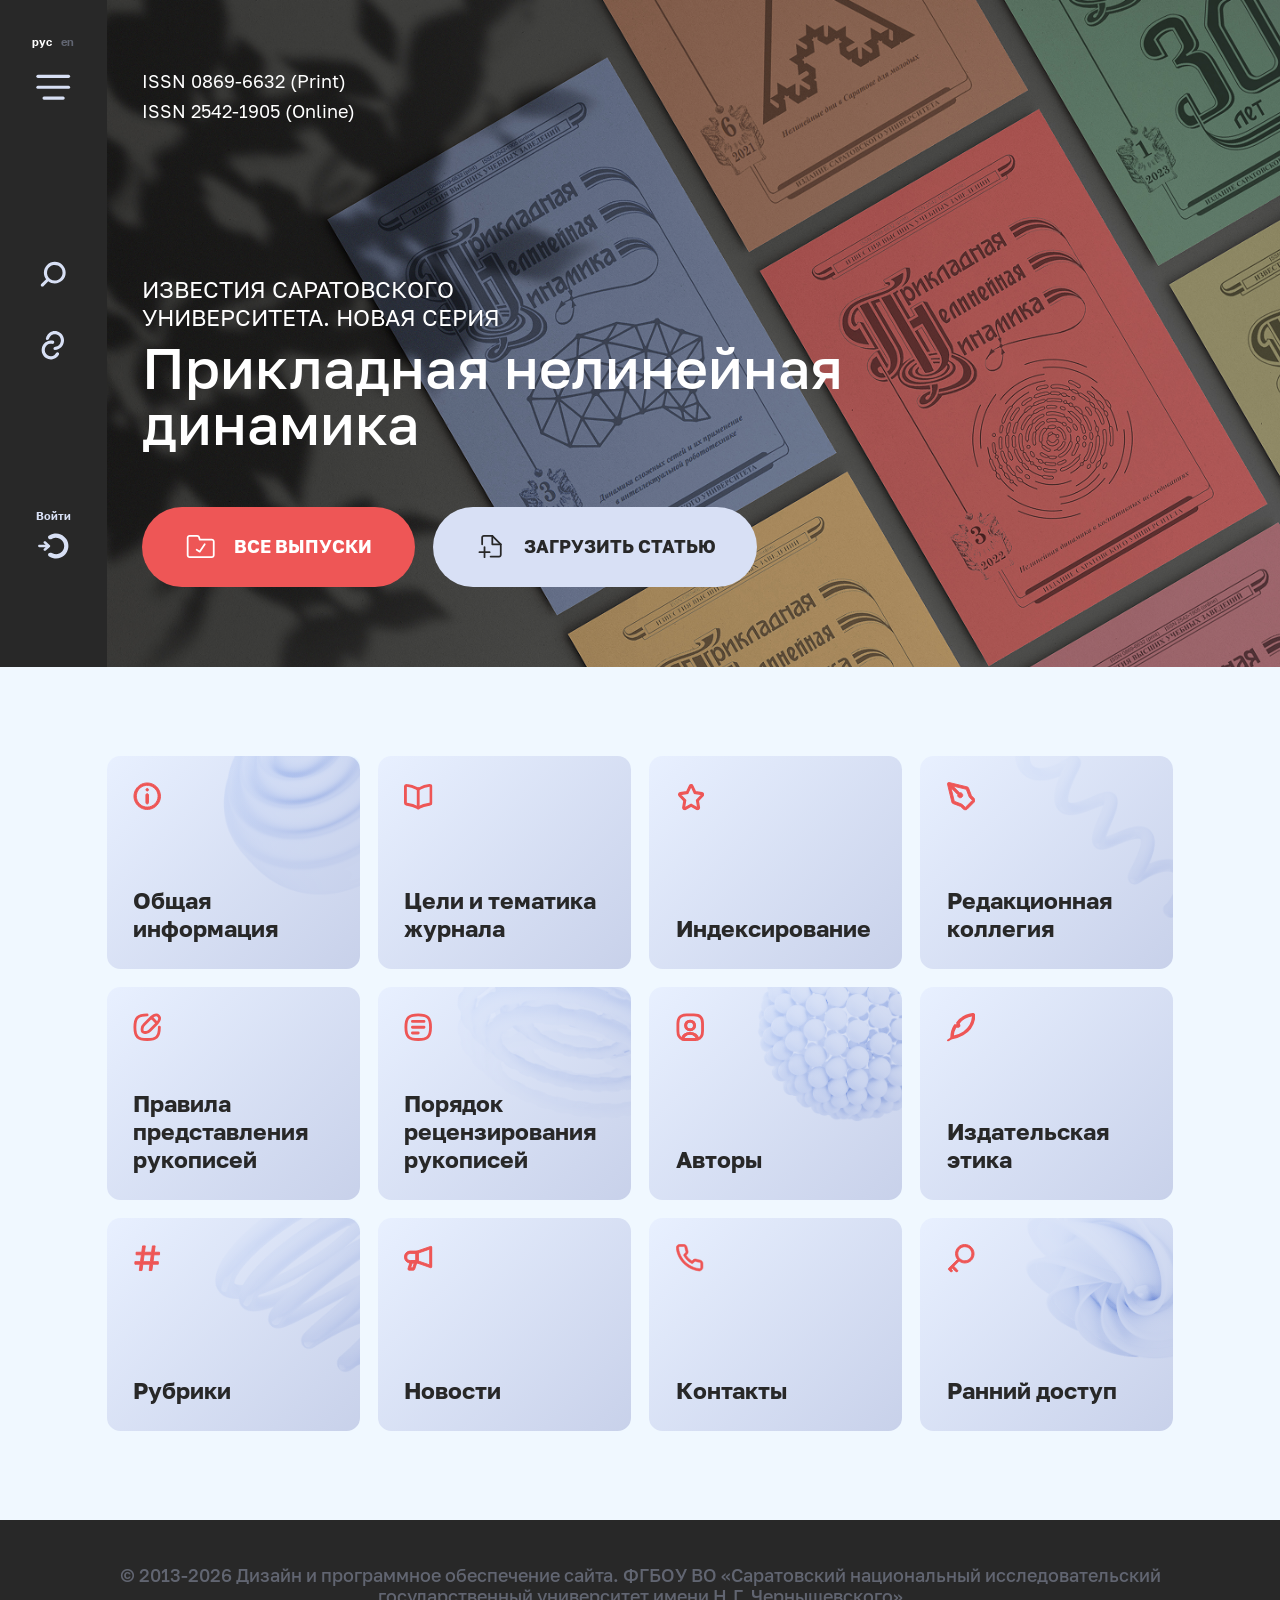
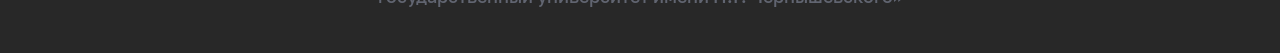
<file: index.html>
<!DOCTYPE html>
<html lang="ru">

<head>
    <meta charset="UTF-8">
    <meta name="viewport" content="width=device-width, initial-scale=1.0">
    <link rel="stylesheet" href="sass/style.css">
    <title>Journal</title>
    <link rel="icon" type="image/svg" sizes="16x16" href="./assets/icons/favicon/favicon-16x16.svg">
    <link rel="icon" type="image/svg" sizes="32x32" href="./assets/icons/favicon/favicon-32x32.svg">
    <link rel="icon" type="image/svg" sizes="100x100" href="./assets/icons/favicon/favicon-100x100.svg">
    <link rel="icon" type="image/svg" sizes="200x200" href="./assets/icons/favicon/favicon-200x200.svg">
</head>

<body>
    <header class="header">
        <nav class="header__nav">
            <ul class="header__nav-list">
                <li class="header__lang-switch">
                    <a href="/ru" hreflang="ru" rel="alternate" class="header__lang-link active" lang="ru"
                        aria-current="page">рус</a>
                    <a href="/en" hreflang="en" rel="alternate" class="header__lang-link" lang="en">en</a>
                </li>
                <li class="header__item">
                    <div class="header__item-btn">
                        <svg class="header__svg">
                            <use href="./assets/icons/header/sprite.svg#menu"></use>
                        </svg>
                    </div>
                </li>
                <li class="header__item">
                    <div class="header__item-btn">
                        <svg class="header__svg">
                            <use href="./assets/icons/header/sprite.svg#search"></use>
                        </svg>
                    </div>
                </li>
                <li class="header__item">
                    <div class="header__item-btn">
                        <svg class="header__svg">
                            <use href="./assets/icons/header/sprite.svg#rating"></use>
                        </svg>
                    </div>

                </li>
                <li class="header__item">
                    <div class="header__item-btn">
                        <p class="header__item-text" id="auth-text">Войти</p>
                        <svg class="header__svg">
                            <use href="./assets/icons/header/sprite.svg#login"></use>
                        </svg>
                    </div>
                </li>
            </ul>

            <ul class="header__content-feed">
                <li class="header__content-item">
                    <div class="header__content">
                        <div class="header__content-menu">
                            <ul class="header__content-list">
                                <li><a href="#" class="header__content-link">Архив</a></li>
                                <li><a href="#" class="header__content-link">Общая информация</a></li>
                                <li><a href="#" class="header__content-link">Цели и тематика журнала</a></li>
                                <li><a href="#" class="header__content-link">Индексирование</a></li>
                                <li><a href="#" class="header__content-link">Правила предоставления рукописей</a></li>
                                <li><a href="#" class="header__content-link">Порядок рецензирования рукописей</a></li>
                                <li><a href="#" class="header__content-link">Авторы</a></li>
                                <li><a href="#" class="header__content-link">Издательская этика</a></li>
                                <li><a href="#" class="header__content-link">Рубрики</a></li>
                                <li><a href="#" class="header__content-link">Новости</a></li>
                                <li><a href="#" class="header__content-link">Контакты</a></li>
                                <li><a href="#" class="header__content-link">Ранний доступ</a></li>
                            </ul>
                        </div>
                        <svg class="header__content-close">
                            <use href="./assets/icons/header/sprite.svg#cross"></use>
                        </svg>
                    </div>
                </li>
                <li class="header__content-item">
                    <div class="header__content">
                        <div class="header__content-menu">
                            <div class="header__content-title">поиск по сайту</div>
                            <div class="header__content-field">
                                <label class="header__content-label">По заголовку:</label>
                                <input type="text" class="header__content-form" autocomplete="off" autocorrect="off"
                                    autocapitalize="off" spellcheck="false">
                            </div>

                            <div class="header__content-field">
                                <label class="header__content-label">По ключевому слову:</label>
                                <div class="header__input-wrap">
                                    <input type="text" class="header__content-form" placeholder="Выбрать из списка"
                                        id="searchInput" autocomplete="off" autocorrect="off" autocapitalize="off"
                                        spellcheck="false">
                                    <div class="header__content-arrow"></div>
                                </div>
                                <div class="header__dropdown">
                                    <ul class="header__dropdown-list">
                                    </ul>
                                </div>
                            </div>
                            <div class="header__content-btn">
                                <div class="header__content-btn--small btn--main btn">
                                    <div class="header__content-text--big">Найти</div>
                                </div>
                                <div class="header__content-btn--highlight btn">
                                    <div class="header__content-text--tiny">Cбросить</div>
                                </div>
                            </div>
                        </div>
                        <svg class="header__content-close">
                            <use href="./assets/icons/sprite.svg#cross"></use>
                        </svg>
                    </div>
                </li>
                <li class="header__content-item">
                    <div class="header__content">
                        <div class="header__content-menu">
                            <ul class="header__content-list">
                                <li><a href="#" class="header__content-link">WoS: 0.13</a></li>
                                <li><a href="#" class="header__content-link">SCOPUS: 1.2</a></li>
                                <li><a href="#" class="header__content-link">RSCI</a></li>
                                <li><a href="#" class="header__content-link">РИНЦ: 0.626</a></li>
                                <li><a href="#" class="header__content-link">Scimago: Q3</a></li>
                                <li><a href="#" class="header__content-link">Список ВАК</a></li>
                                <li><a href="#" class="header__content-link">Журналы СГУ</a></li>
                            </ul>
                        </div>
                        <svg class="header__content-close">
                            <use href="./assets/icons/sprite.svg#cross"></use>
                        </svg>
                    </div>
                </li>
                <li class="header__content-item">
                    <div class="header__content" id="login-content">
                        <div class="header__content-menu">
                            <div class="header__content-title">Личный кабинет</div>
                            <div class="header__content-field">
                                <label class="header__content-label">Имя пользователя<span
                                        class="required-star">*</span>:</label>
                                <input type="text" class="header__content-form" id="login-input"
                                    placeholder="Введите логин" autocomplete="off" autocorrect="off"
                                    autocapitalize="off" spellcheck="false">
                            </div>
                            <div class="header__content-field">
                                <label class="header__content-label">Пароль<span class="required-star">*</span>:</label>
                                <input type="password" class="header__content-form" id="password-input"
                                    placeholder="Введите пароль" autocomplete="off" autocorrect="off"
                                    autocapitalize="off" spellcheck="false">
                            </div>
                            <div class="header__content-message" id="login-message"></div>
                            <div class="header__content-btn">
                                <div class="header__content-btn--small btn--main btn" id="login-btn">
                                    <div class="header__content-text--big">Войти</div>
                                </div>
                                <div class="header__content-btn--highlight btn">
                                    <div class="header__content-text--tiny">Забыли пароль?</div>
                                </div>
                                <div class="header__content-btn--big btn--dark-gray btn">
                                    <div class="header__content-text--small">Регистрация</div>
                                </div>
                            </div>
                        </div>
                        <svg class="header__content-close">
                            <use href="./assets/icons/sprite.svg#cross"></use>
                        </svg>
                    </div>
                    <div class="header__content" id="user-content">
                        <div class="header__content-menu">
                            <div class="header__content-title">Личный кабинет</div>
                            <div class="header__content-info">
                                <picture class="header__content-picture">
                                    <!-- <source srcset="/assets/img/user/photo.avif" type="image/avif"> -->
                                    <!-- <source srcset="/assets/img/user/photo.webp" type="image/webp"> -->
                                    <img class="header__content-img" src="./assets/img/user/photo.svg" alt="user_photo">
                                </picture>
                                <div class="header__content-surname" id="user-surname"></div>
                                <div class="header__content-name" id="user-name"></div>
                                <div class="header__content-id" id="user-id"></div>
                            </div>
                            <div class="header__content-btn">
                                <div class="header__content-btn--big btn--main btn">
                                    <div class="header__content-text--big">профиль</div>
                                </div>
                                <div class="header__content-btn--small btn--dark-gray btn" id="logout-btn">
                                    <div class="header__content-text--small">Выйти</div>
                                </div>
                            </div>
                        </div>
                        <svg class="header__content-close">
                            <use href="./assets/icons/sprite.svg#cross"></use>
                        </svg>
                    </div>
                </li>
            </ul>
        </nav>
    </header>

    <main class="main">
        <div class="primary">
            <section class="hero">
                <div class="hero__bg">
                    <div class="hero__info">
                        <div class="hero__header">
                            <span>ISSN 0869-6632 (Print)</span>
                            <span>ISSN 2542-1905 (Online)</span>
                        </div>
                        <div class="hero__info-content">
                            <div class="hero__info-subtitle">
                                <h2>Известия Саратовского <br> университета. Новая серия</h2>
                            </div>
                            <div class="hero__info-title">
                                <h1>Прикладная нелинейная динамика</h1>
                            </div>
                            <div class="hero__info-button">
                                <div class="btn btn--main hero__info-button--small">
                                    <svg class="svg svg--white">
                                        <use href="./assets/icons/primary/sprite.svg#folder"></use>
                                    </svg>
                                    <span>все выпуски</span>
                                </div>
                                <div class="btn btn--gray hero__info-button--big">
                                    <svg class="svg svg--dark">
                                        <use href="./assets/icons/primary/sprite.svg#file"></use>
                                    </svg>
                                    <span>загрузить статью</span>
                                </div>
                            </div>
                        </div>
                    </div>
                </div>
            </section>
            <section class="content">
                <div class="container">
                    <div class="cards">
                        <a href="#" class="card" data-bg-icon="icon-1.png">
                            <svg class="svg svg--medium svg--main">
                                <use href="./assets/icons/primary/sprite.svg#info"></use>
                            </svg>
                            <p class="text text--bold">Общая информация</p>
                        </a>
                        <a href="#" class="card">
                            <svg class="svg svg--medium svg--main">
                                <use href="./assets/icons/primary/sprite.svg#book"></use>
                            </svg>
                            <p class="text text--bold">Цели и тематика журнала</p>
                        </a>
                        <a href="#" class="card">
                            <svg class="svg svg--medium svg--main">
                                <use href="./assets/icons/primary/sprite.svg#star"></use>
                            </svg>
                            <p class="text text--bold">Индексирование</p>
                        </a>
                        <a href="#" class="card" data-bg-icon="icon-2.png">
                            <svg class="svg svg--medium svg--main">
                                <use href="./assets/icons/primary/sprite.svg#pencil"></use>
                            </svg>
                            <p class="text text--bold">Редакционная коллегия</p>
                        </a>
                        <a href="#" class="card">
                            <svg class="svg svg--medium svg--main">
                                <use href="./assets/icons/primary/sprite.svg#check_list"></use>
                            </svg>
                            <p class="text text--bold">Правила представления рукописей</p>
                        </a>
                        <a href="#" class="card" data-bg-icon="icon-3.png">
                            <svg class="svg svg--medium svg--main">
                                <use href="./assets/icons/primary/sprite.svg#list"></use>
                            </svg>
                            <p class="text text--bold">Порядок рецензирования рукописей</p>
                        </a>
                        <a href="#" class="card" data-bg-icon="icon-4.png">
                            <svg class="svg svg--medium svg--main">
                                <use href="./assets/icons/primary/sprite.svg#contacts"></use>
                            </svg>
                            <p class="text text--bold">Авторы</p>
                        </a>
                        <a href="#" class="card">
                            <svg class="svg svg--medium svg--main">
                                <use href="./assets/icons/primary/sprite.svg#pen"></use>
                            </svg>
                            <p class="text text--bold">Издательская этика</p>
                        </a>
                        <a href="#" class="card" data-bg-icon="icon-5.png">
                            <svg class="svg svg--medium svg--main">
                                <use href="./assets/icons/primary/sprite.svg#hesh"></use>
                            </svg>
                            <p class="text text--bold">Рубрики</p>
                        </a>
                        <a href="#" class="card">
                            <svg class="svg svg--medium svg--main">
                                <use href="./assets/icons/primary/sprite.svg#speaker"></use>
                            </svg>
                            <p class="text text--bold">Новости</p>
                        </a>
                        <a href="#" class="card">
                            <svg class="svg svg--medium svg--main">
                                <use href="./assets/icons/primary/sprite.svg#handset"></use>
                            </svg>
                            <p class="text text--bold">Контакты</p>
                        </a>
                        <a href="#" class="card" data-bg-icon="icon-6.png">
                            <svg class="svg svg--medium svg--main">
                                <use href="./assets/icons/primary/sprite.svg#key"></use>
                            </svg>
                            <p class="text text--bold">Ранний доступ</p>
                        </a>
                    </div>
                </div>
            </section>
        </div>
    </main>

    <footer class="footer">
        <div class="container">
            <div class="footer__info">
                <p class="footer__text">© 2013-2026 Дизайн и программное обеспечение сайта. ФГБОУ ВО «Саратовский
                    национальный исследовательский государственный университет имени Н.Г. Чернышевского»</p>
            </div>
        </div>
    </footer>
    <script src="./js/script.js"></script>
</body>

</html>
</file>
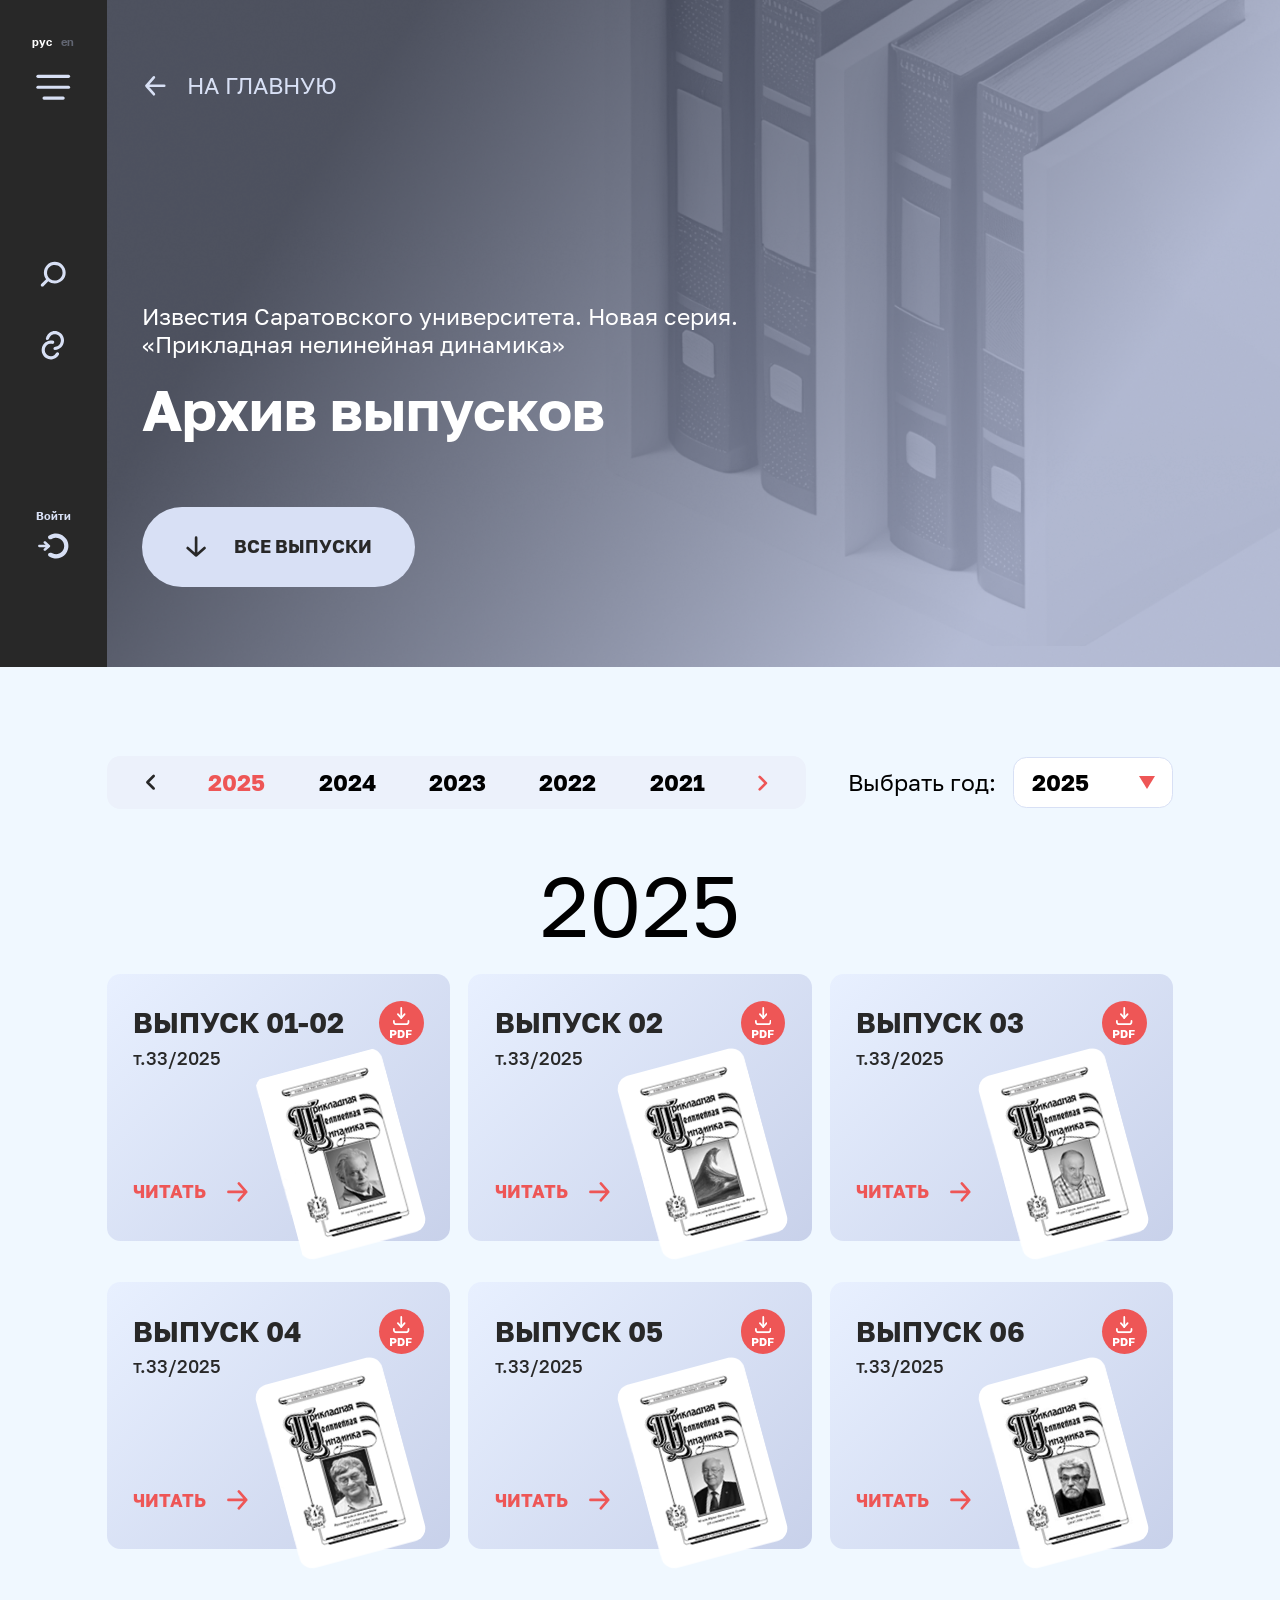
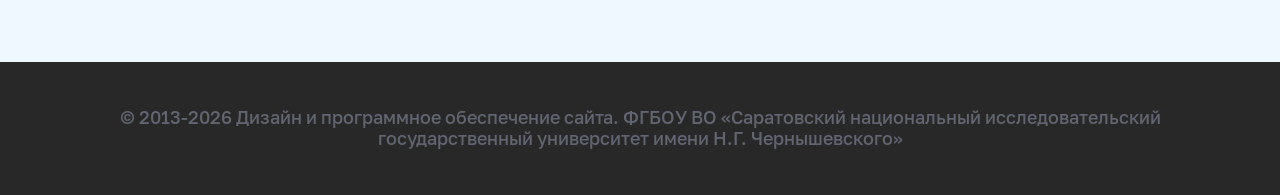
<file: archive.html>
<!DOCTYPE html>
<html lang="ru">

<head>
    <meta charset="UTF-8">
    <meta name="viewport" content="width=device-width, initial-scale=1.0">
    <link rel="stylesheet" href="sass/style.css">
    <title>Journal</title>
    <link rel="icon" type="image/svg" sizes="16x16" href="./assets/icons/favicon/favicon-16x16.svg">
    <link rel="icon" type="image/svg" sizes="32x32" href="./assets/icons/favicon/favicon-32x32.svg">
    <link rel="icon" type="image/svg" sizes="100x100" href="./assets/icons/favicon/favicon-100x100.svg">
    <link rel="icon" type="image/svg" sizes="200x200" href="./assets/icons/favicon/favicon-200x200.svg">
</head>

<body>
    <header class="header">
        <nav class="header__nav">
            <ul class="header__nav-list">
                <li class="header__lang-switch">
                    <a href="/ru" hreflang="ru" rel="alternate" class="header__lang-link active" lang="ru"
                        aria-current="page">рус</a>
                    <a href="/en" hreflang="en" rel="alternate" class="header__lang-link" lang="en">en</a>
                </li>
                <li class="header__item">
                    <div class="header__item-btn">
                        <svg class="header__svg">
                            <use href="./assets/icons/header/sprite.svg#menu"></use>
                        </svg>
                    </div>
                </li>
                <li class="header__item">
                    <div class="header__item-btn">
                        <svg class="header__svg">
                            <use href="./assets/icons/header/sprite.svg#search"></use>
                        </svg>
                    </div>
                </li>
                <li class="header__item">
                    <div class="header__item-btn">
                        <svg class="header__svg">
                            <use href="./assets/icons/header/sprite.svg#rating"></use>
                        </svg>
                    </div>

                </li>
                <li class="header__item">
                    <div class="header__item-btn">
                        <p class="header__item-text" id="auth-text">Войти</p>
                        <svg class="header__svg">
                            <use href="./assets/icons/header/sprite.svg#login"></use>
                        </svg>
                    </div>
                </li>
            </ul>

            <ul class="header__content-feed">
                <li class="header__content-item">
                    <div class="header__content">
                        <div class="header__content-menu">
                            <ul class="header__content-list">
                                <li><a href="#" class="header__content-link">Архив</a></li>
                                <li><a href="#" class="header__content-link">Общая информация</a></li>
                                <li><a href="#" class="header__content-link">Цели и тематика журнала</a></li>
                                <li><a href="#" class="header__content-link">Индексирование</a></li>
                                <li><a href="#" class="header__content-link">Правила предоставления рукописей</a></li>
                                <li><a href="#" class="header__content-link">Порядок рецензирования рукописей</a></li>
                                <li><a href="#" class="header__content-link">Авторы</a></li>
                                <li><a href="#" class="header__content-link">Издательская этика</a></li>
                                <li><a href="#" class="header__content-link">Рубрики</a></li>
                                <li><a href="#" class="header__content-link">Новости</a></li>
                                <li><a href="#" class="header__content-link">Контакты</a></li>
                                <li><a href="#" class="header__content-link">Ранний доступ</a></li>
                            </ul>
                        </div>
                        <svg class="header__content-close">
                            <use href="./assets/icons/sprite.svg#cross"></use>
                        </svg>
                    </div>
                </li>
                <li class="header__content-item">
                    <div class="header__content">
                        <div class="header__content-menu">
                            <div class="header__content-title">поиск по сайту</div>
                            <div class="header__content-field">
                                <label class="header__content-label">По заголовку:</label>
                                <input type="text" class="header__content-form" autocomplete="off" autocorrect="off"
                                    autocapitalize="off" spellcheck="false">
                            </div>

                            <div class="header__content-field">
                                <label class="header__content-label">По ключевому слову:</label>
                                <div class="header__input-wrap">
                                    <input type="text" class="header__content-form" placeholder="Выбрать из списка"
                                        id="searchInput" autocomplete="off" autocorrect="off" autocapitalize="off"
                                        spellcheck="false">
                                    <div class="header__content-arrow"></div>
                                </div>
                                <div class="header__dropdown">
                                    <ul class="header__dropdown-list">
                                    </ul>
                                </div>
                            </div>
                            <div class="header__content-btn">
                                <div class="header__content-btn--small btn--main btn">
                                    <div class="header__content-text--big">Найти</div>
                                </div>
                                <div class="header__content-btn--highlight btn">
                                    <div class="header__content-text--tiny">Cбросить</div>
                                </div>
                            </div>
                        </div>
                        <svg class="header__content-close">
                            <use href="./assets/icons/sprite.svg#cross"></use>
                        </svg>
                    </div>
                </li>
                <li class="header__content-item">
                    <div class="header__content">
                        <div class="header__content-menu">
                            <ul class="header__content-list">
                                <li><a href="#" class="header__content-link">WoS: 0.13</a></li>
                                <li><a href="#" class="header__content-link">SCOPUS: 1.2</a></li>
                                <li><a href="#" class="header__content-link">RSCI</a></li>
                                <li><a href="#" class="header__content-link">РИНЦ: 0.626</a></li>
                                <li><a href="#" class="header__content-link">Scimago: Q3</a></li>
                                <li><a href="#" class="header__content-link">Список ВАК</a></li>
                                <li><a href="#" class="header__content-link">Журналы СГУ</a></li>
                            </ul>
                        </div>
                        <svg class="header__content-close">
                            <use href="./assets/icons/sprite.svg#cross"></use>
                        </svg>
                    </div>
                </li>
                <li class="header__content-item">
                    <div class="header__content" id="login-content">
                        <div class="header__content-menu">
                            <div class="header__content-title">Личный кабинет</div>
                            <div class="header__content-field">
                                <label class="header__content-label">Имя пользователя<span
                                        class="required-star">*</span>:</label>
                                <input type="text" class="header__content-form" id="login-input"
                                    placeholder="Введите логин" autocomplete="off" autocorrect="off"
                                    autocapitalize="off" spellcheck="false">
                            </div>
                            <div class="header__content-field">
                                <label class="header__content-label">Пароль<span class="required-star">*</span>:</label>
                                <input type="password" class="header__content-form" id="password-input"
                                    placeholder="Введите пароль" autocomplete="off" autocorrect="off"
                                    autocapitalize="off" spellcheck="false">
                            </div>
                            <div class="header__content-message" id="login-message"></div>
                            <div class="header__content-btn">
                                <div class="header__content-btn--small btn--main btn" id="login-btn">
                                    <div class="header__content-text--big">Войти</div>
                                </div>
                                <div class="header__content-btn--highlight btn">
                                    <div class="header__content-text--tiny">Забыли пароль?</div>
                                </div>
                                <div class="header__content-btn--big btn--dark-gray btn">
                                    <div class="header__content-text--small">Регистрация</div>
                                </div>
                            </div>
                        </div>
                        <svg class="header__content-close">
                            <use href="./assets/icons/sprite.svg#cross"></use>
                        </svg>
                    </div>
                    <div class="header__content" id="user-content">
                        <div class="header__content-menu">
                            <div class="header__content-title">Личный кабинет</div>
                            <div class="header__content-info">
                                <picture class="header__content-picture">
                                    <!-- <source srcset="/assets/img/user/photo.avif" type="image/avif"> -->
                                    <!-- <source srcset="/assets/img/user/photo.webp" type="image/webp"> -->
                                    <img class="header__content-img" src="./assets/img/user/photo.svg" alt="user_photo">
                                </picture>
                                <div class="header__content-surname" id="user-surname"></div>
                                <div class="header__content-name" id="user-name"></div>
                                <div class="header__content-id" id="user-id"></div>
                            </div>
                            <div class="header__content-btn">
                                <div class="header__content-btn--big btn--main btn">
                                    <div class="header__content-text--big">профиль</div>
                                </div>
                                <div class="header__content-btn--small btn--dark-gray btn" id="logout-btn">
                                    <div class="header__content-text--small">Выйти</div>
                                </div>
                            </div>
                        </div>
                        <svg class="header__content-close">
                            <use href="./assets/icons/sprite.svg#cross"></use>
                        </svg>
                    </div>
                </li>
            </ul>
        </nav>
    </header>

    <main class="main">
        <div class="archive">
            <section class="hero">
                <div class="hero__bg">
                    <div class="hero__info">
                        <a href="./" class="hero__go-home">
                            <svg class="hero__svg">
                                <use href="./assets/icons/go-home/sprite.svg#go-home__arrow"></use>
                            </svg>
                            <span>на главную</span>
                        </a>
                        <div class="hero__info-content">
                            <div class="hero__info-subtitle">
                                <h2>Известия Саратовского университета. Новая серия. «Прикладная нелинейная динамика»
                                </h2>
                            </div>
                            <div class="hero__info-title">
                                <h1>Архив выпусков</h1>
                            </div>
                            <div class="hero__info-button">
                                <div class="btn btn--gray hero__info-button--small">
                                    <svg class="svg svg--dark">
                                        <use href="./assets/icons/archive/sprite.svg#hero-arrow"></use>
                                    </svg>
                                    <span>все выпуски</span>
                                </div>
                            </div>
                        </div>
                    </div>
                </div>
            </section>
            <section class="content">
                <div class="container">
                    <div class="pagination">
                        <div class="pagination-wrap">
                            <svg class="pagination-arrow">
                                <use href="./assets/icons/archive/sprite.svg#pagination-arrow--left"></use>
                            </svg>
                            <ul class="pagination-list">
                                <li class="pagination-item active">2025</li>
                                <li class="pagination-item">2024</li>
                                <li class="pagination-item">2023</li>
                                <li class="pagination-item">2022</li>
                                <li class="pagination-item">2021</li>
                            </ul>
                            <svg class="pagination-arrow active">
                                <use href="./assets/icons/archive/sprite.svg#pagination-arrow--right"></use>
                            </svg>
                        </div>
                        <div class="pagination-selector">
                            <div class="selector__label">Выбрать год:</div>
                            <div class="selector-wrap">
                                <div class="selector__box">
                                    <span class="selector__value">2025</span>
                                    <div class="selector__arrow"></div>
                                </div>
                                <div class="selector__dropdown">
                                    <ul class="selector__dropdown-list">
                                        <li class="selector__dropdown-item">
                                            <button type="button" class="selector__dropdown-button"
                                                data-year="2024">2024</button>
                                        </li>
                                        <li class="selector__dropdown-item">
                                            <button type="button" class="selector__dropdown-button"
                                                data-year="2023">2023</button>
                                        </li>
                                        <li class="selector__dropdown-item">
                                            <button type="button" class="selector__dropdown-button"
                                                data-year="2022">2022</button>
                                        </li>
                                        <li class="selector__dropdown-item">
                                            <button type="button" class="selector__dropdown-button"
                                                data-year="2021">2021</button>
                                        </li>
                                        <li class="selector__dropdown-item">
                                            <button type="button" class="selector__dropdown-button"
                                                data-year="2020">2020</button>
                                        </li>
                                        <li class="selector__dropdown-item">
                                            <button type="button" class="selector__dropdown-button"
                                                data-year="2019">2019</button>
                                        </li>
                                        <li class="selector__dropdown-item">
                                            <button type="button" class="selector__dropdown-button"
                                                data-year="2018">2018</button>
                                        </li>
                                        <li class="selector__dropdown-item">
                                            <button type="button" class="selector__dropdown-button"
                                                data-year="2017">2017</button>
                                        </li>
                                        <li class="selector__dropdown-item">
                                            <button type="button" class="selector__dropdown-button"
                                                data-year="2016">2016</button>
                                        </li>
                                        <li class="selector__dropdown-item">
                                            <button type="button" class="selector__dropdown-button"
                                                data-year="2015">2015</button>
                                        </li>
                                        <li class="selector__dropdown-item">
                                            <button type="button" class="selector__dropdown-button"
                                                data-year="2014">2014</button>
                                        </li>
                                        <li class="selector__dropdown-item">
                                            <button type="button" class="selector__dropdown-button"
                                                data-year="2013">2013</button>
                                        </li>
                                        <li class="selector__dropdown-item">
                                            <button type="button" class="selector__dropdown-button"
                                                data-year="2012">2012</button>
                                        </li>
                                        <li class="selector__dropdown-item">
                                            <button type="button" class="selector__dropdown-button"
                                                data-year="2011">2011</button>
                                        </li>
                                    </ul>
                                </div>
                            </div>
                        </div>
                    </div>
                    <div class="title--big">2025</div>
                    <div class="cards">
                        <div class="card" data-bg-icon="icon-1.png">
                            <a href="/" class="card__content">
                                <div class="card__header">
                                    <div class="title">выпуск 01-02</div>
                                    <div class="subtitle">т.33/2025</div>
                                </div>
                                <div class="card__footer">
                                    <div class="text">читать</div>
                                    <svg class="svg svg--main svg--small">
                                        <use href="./assets/icons/archive/sprite.svg#right-arrow"></use>
                                    </svg>
                                </div>
                            </a>
                            <a href="/" class="download-svg__wrap">
                                <div class="download-svg">
                                    <svg class="download-svg--arrow">
                                        <use href="./assets/icons/archive/sprite.svg#download-arrow"></use>
                                    </svg>
                                    <svg class="download-svg--line">
                                        <use href="./assets/icons/archive/sprite.svg#download-line"></use>
                                    </svg>
                                    <svg class="download-svg--pdf">
                                        <use href="./assets/icons/archive/sprite.svg#download-pdf"></use>
                                    </svg>
                                </div>
                            </a>
                        </div>
                        <div class="card" data-bg-icon="icon-2.png">
                            <a href="/" class="card__content">
                                <div class="card__header">
                                    <div class="title">выпуск 02</div>
                                    <div class="subtitle">т.33/2025</div>
                                </div>
                                <div class="card__footer">
                                    <div class="text">читать</div>
                                    <svg class="svg svg--main svg--small">
                                        <use href="./assets/icons/archive/sprite.svg#right-arrow"></use>
                                    </svg>
                                </div>
                            </a>
                            <a href="/" class="download-svg__wrap">
                                <div class="download-svg">
                                    <svg class="download-svg--arrow">
                                        <use href="./assets/icons/archive/sprite.svg#download-arrow"></use>
                                    </svg>
                                    <svg class="download-svg--line">
                                        <use href="./assets/icons/archive/sprite.svg#download-line"></use>
                                    </svg>
                                    <svg class="download-svg--pdf">
                                        <use href="./assets/icons/archive/sprite.svg#download-pdf"></use>
                                    </svg>
                                </div>
                            </a>
                        </div>
                        <div class="card" data-bg-icon="icon-3.png">
                            <a href="/" class="card__content">
                                <div class="card__header">
                                    <div class="title">выпуск 03</div>
                                    <div class="subtitle">т.33/2025</div>
                                </div>
                                <div class="card__footer">
                                    <div class="text">читать</div>
                                    <svg class="svg svg--main svg--small">
                                        <use href="./assets/icons/archive/sprite.svg#right-arrow"></use>
                                    </svg>
                                </div>
                            </a>
                            <a href="/" class="download-svg__wrap">
                                <div class="download-svg">
                                    <svg class="download-svg--arrow">
                                        <use href="./assets/icons/archive/sprite.svg#download-arrow"></use>
                                    </svg>
                                    <svg class="download-svg--line">
                                        <use href="./assets/icons/archive/sprite.svg#download-line"></use>
                                    </svg>
                                    <svg class="download-svg--pdf">
                                        <use href="./assets/icons/archive/sprite.svg#download-pdf"></use>
                                    </svg>
                                </div>
                            </a>
                        </div>
                        <div class="card" data-bg-icon="icon-4.png">
                            <a href="/" class="card__content">
                                <div class="card__header">
                                    <div class="title">выпуск 04</div>
                                    <div class="subtitle">т.33/2025</div>
                                </div>
                                <div class="card__footer">
                                    <div class="text">читать</div>
                                    <svg class="svg svg--main svg--small">
                                        <use href="./assets/icons/archive/sprite.svg#right-arrow"></use>
                                    </svg>
                                </div>
                            </a>
                            <a href="/" class="download-svg__wrap">
                                <div class="download-svg">
                                    <svg class="download-svg--arrow">
                                        <use href="./assets/icons/archive/sprite.svg#download-arrow"></use>
                                    </svg>
                                    <svg class="download-svg--line">
                                        <use href="./assets/icons/archive/sprite.svg#download-line"></use>
                                    </svg>
                                    <svg class="download-svg--pdf">
                                        <use href="./assets/icons/archive/sprite.svg#download-pdf"></use>
                                    </svg>
                                </div>
                            </a>
                        </div>
                        <div class="card" data-bg-icon="icon-5.png">
                            <a href="/" class="card__content">
                                <div class="card__header">
                                    <div class="title">выпуск 05</div>
                                    <div class="subtitle">т.33/2025</div>
                                </div>
                                <div class="card__footer">
                                    <div class="text">читать</div>
                                    <svg class="svg svg--main svg--small">
                                        <use href="./assets/icons/archive/sprite.svg#right-arrow"></use>
                                    </svg>
                                </div>
                            </a>
                            <a href="/" class="download-svg__wrap">
                                <div class="download-svg">
                                    <svg class="download-svg--arrow">
                                        <use href="./assets/icons/archive/sprite.svg#download-arrow"></use>
                                    </svg>
                                    <svg class="download-svg--line">
                                        <use href="./assets/icons/archive/sprite.svg#download-line"></use>
                                    </svg>
                                    <svg class="download-svg--pdf">
                                        <use href="./assets/icons/archive/sprite.svg#download-pdf"></use>
                                    </svg>
                                </div>
                            </a>
                        </div>
                        <div class="card" data-bg-icon="icon-6.png">
                            <a href="/" class="card__content">
                                <div class="card__header">
                                    <div class="title">выпуск 06</div>
                                    <div class="subtitle">т.33/2025</div>
                                </div>
                                <div class="card__footer">
                                    <div class="text">читать</div>
                                    <svg class="svg svg--main svg--small">
                                        <use href="./assets/icons/archive/sprite.svg#right-arrow"></use>
                                    </svg>
                                </div>
                            </a>
                            <a href="/" class="download-svg__wrap">
                                <div class="download-svg">
                                    <svg class="download-svg--arrow">
                                        <use href="./assets/icons/archive/sprite.svg#download-arrow"></use>
                                    </svg>
                                    <svg class="download-svg--line">
                                        <use href="./assets/icons/archive/sprite.svg#download-line"></use>
                                    </svg>
                                    <svg class="download-svg--pdf">
                                        <use href="./assets/icons/archive/sprite.svg#download-pdf"></use>
                                    </svg>
                                </div>
                            </a>
                        </div>
                    </div>
                </div>
            </section>
        </div>
    </main>

    <footer class="footer">
        <div class="container">
            <div class="footer__info">
                <p class="footer__text">© 2013-2026 Дизайн и программное обеспечение сайта. ФГБОУ ВО «Саратовский
                    национальный исследовательский государственный университет имени Н.Г. Чернышевского»</p>
            </div>
        </div>
    </footer>
    <script src="./js/script.js"></script>
    <script src="./js/pagination-selector.js"></script>
</body>

</html>
</file>
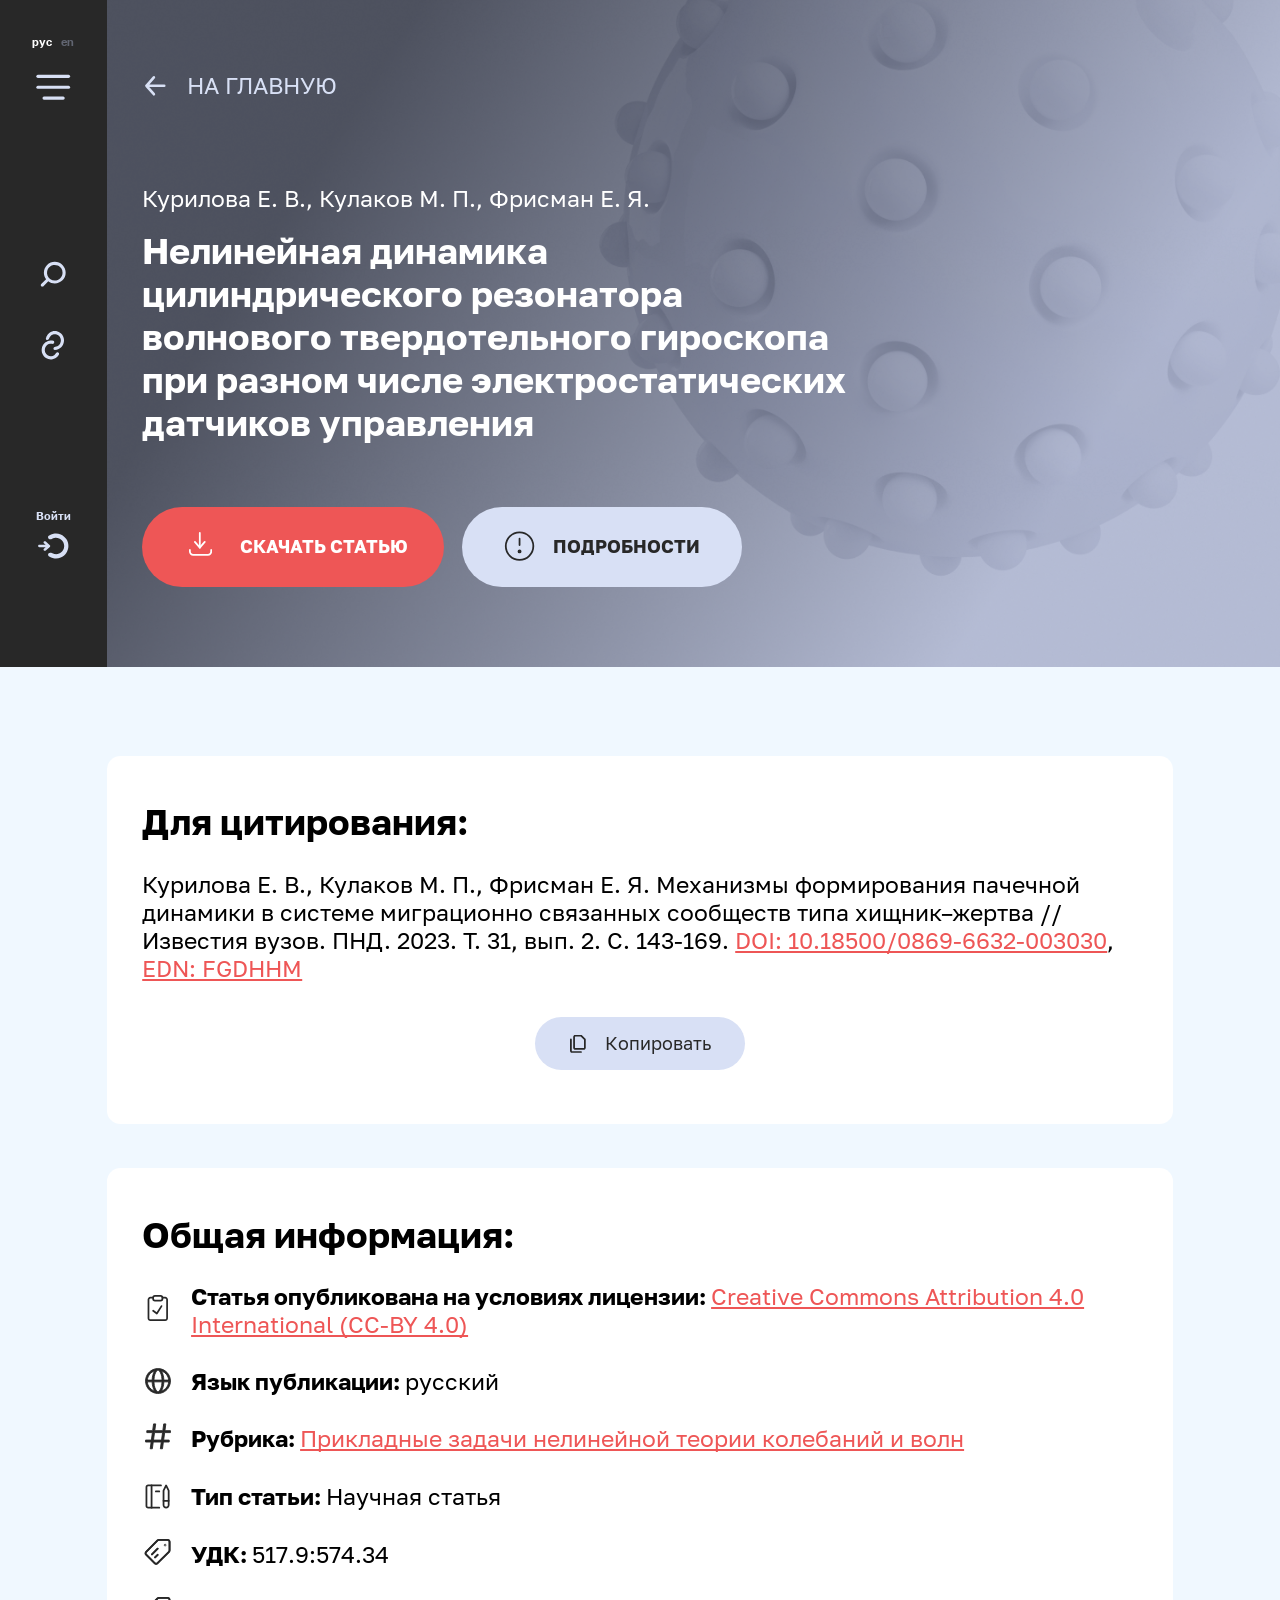
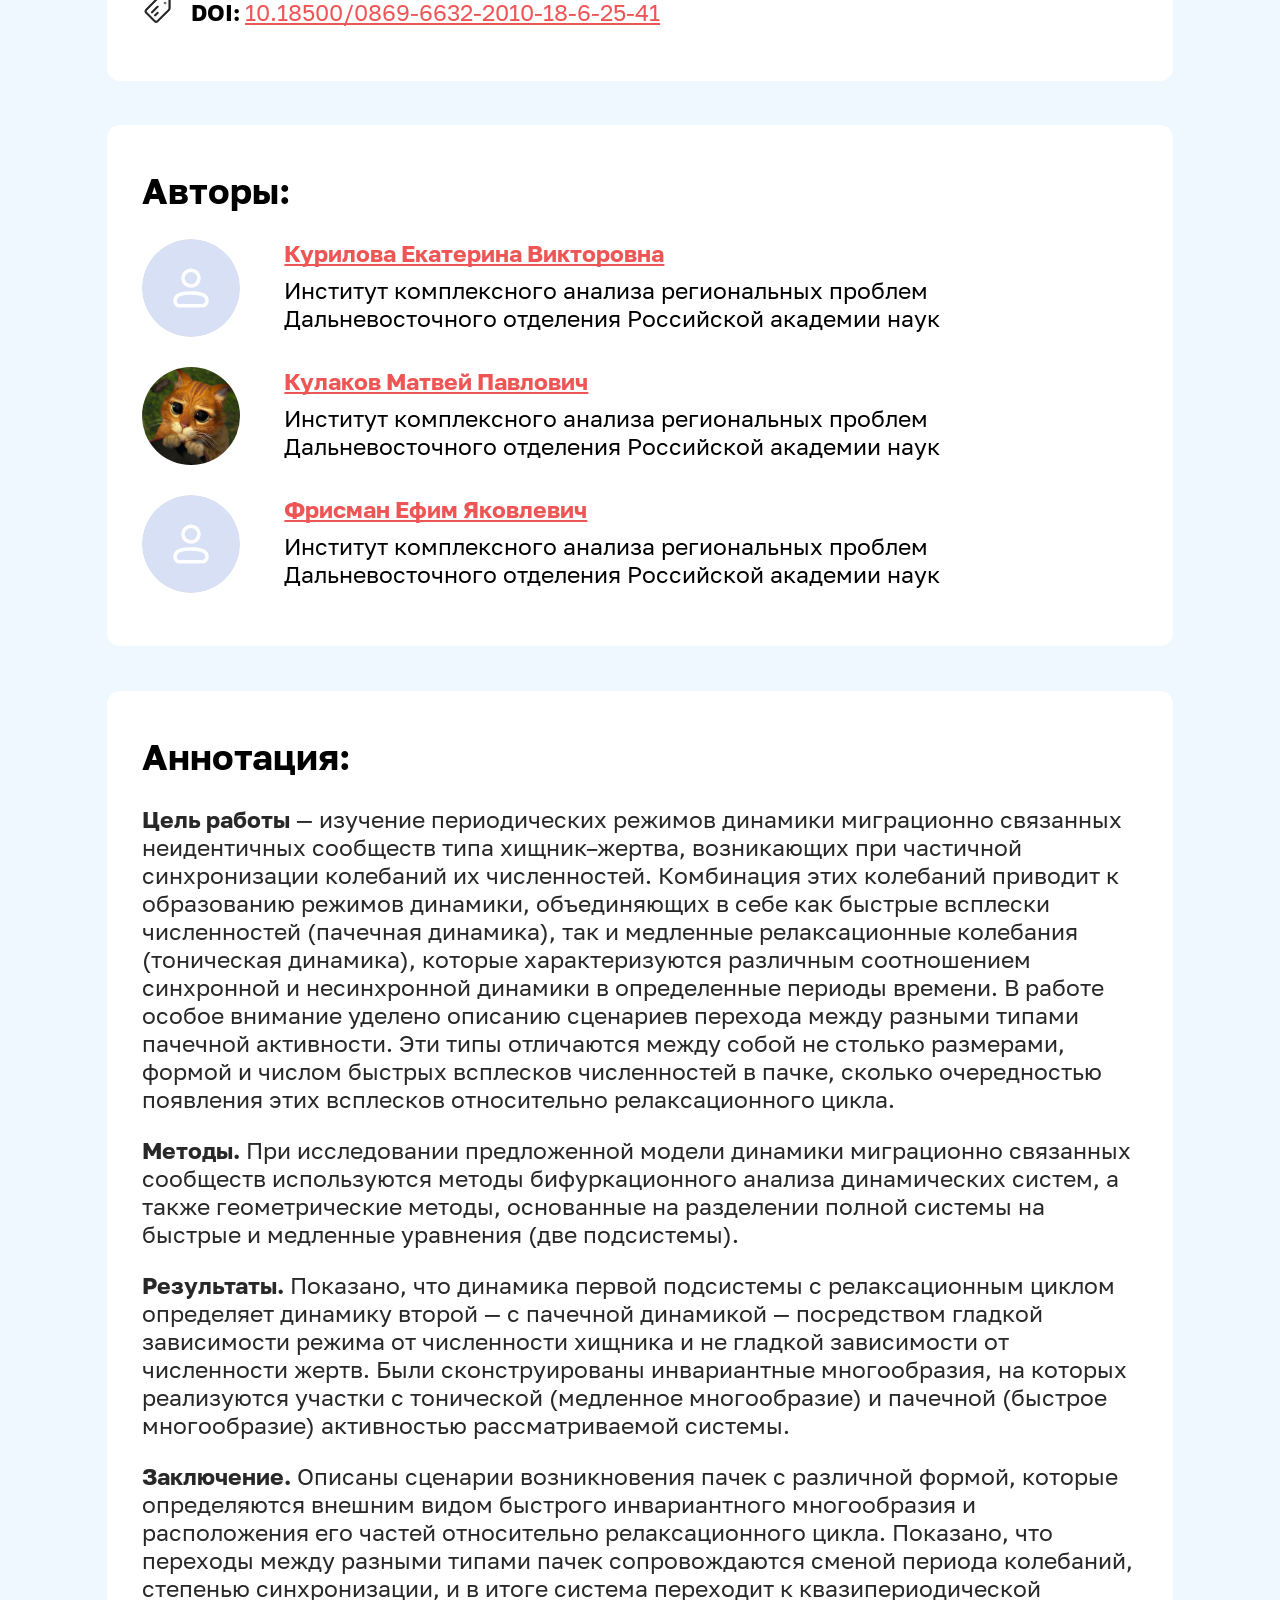
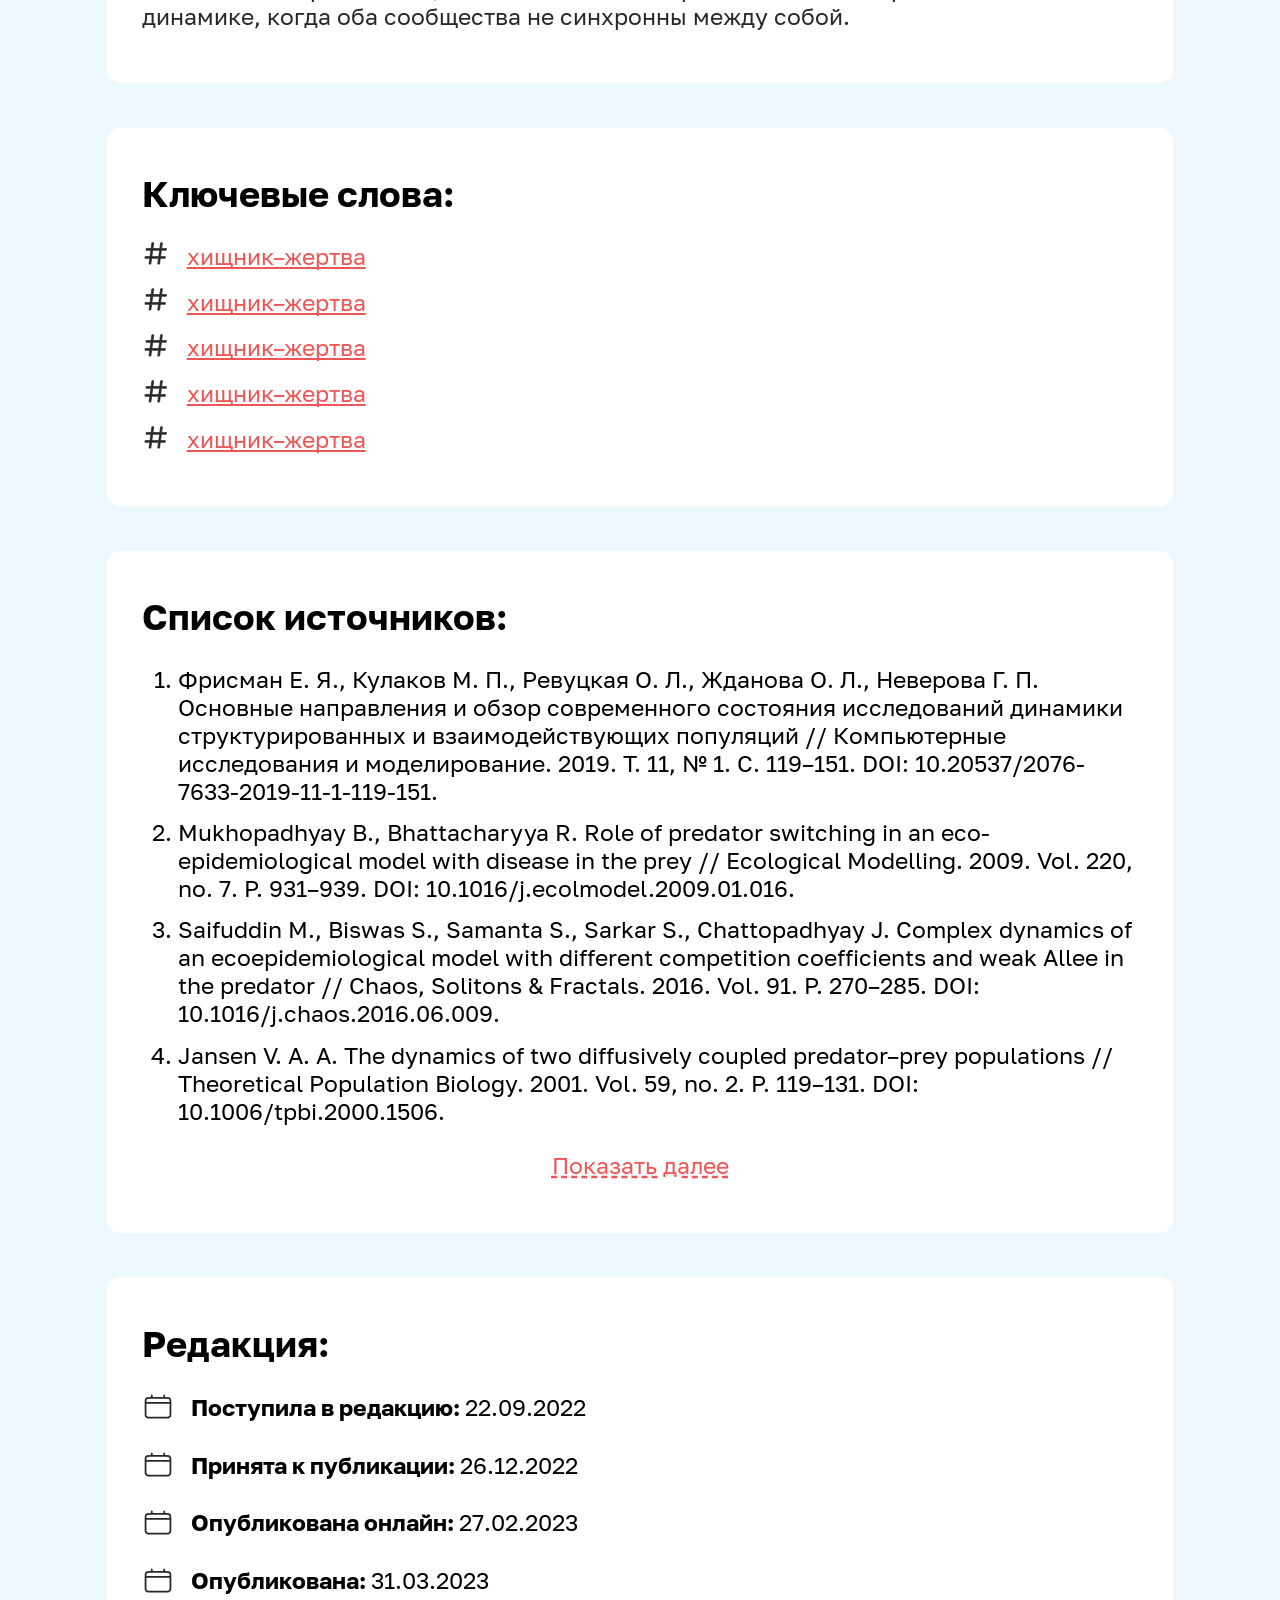
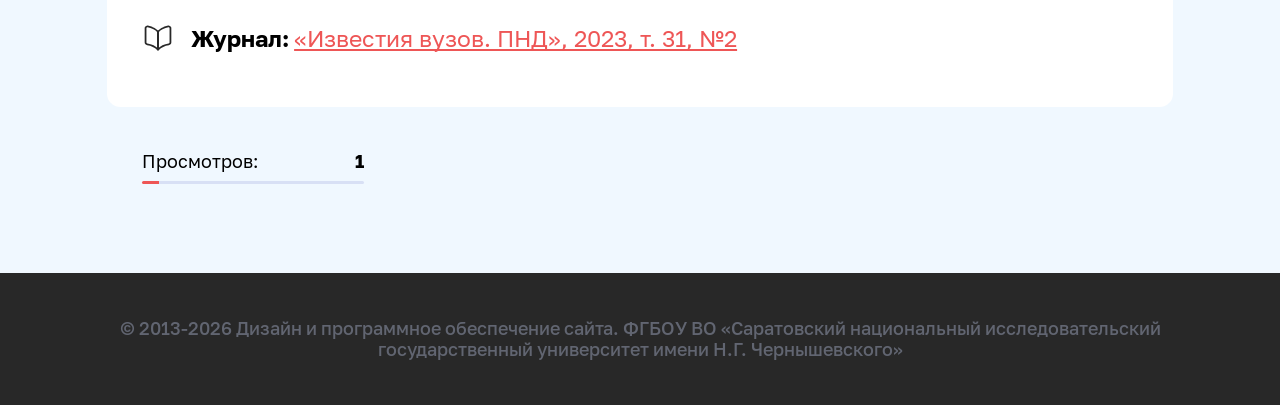
<file: article.html>
<!DOCTYPE html>
<html lang="ru">

<head>
    <meta charset="UTF-8">
    <meta name="viewport" content="width=device-width, initial-scale=1.0">
    <link rel="stylesheet" href="sass/style.css">
    <title>Journal</title>
    <link rel="icon" type="image/svg" sizes="16x16" href="./assets/icons/favicon/favicon-16x16.svg">
    <link rel="icon" type="image/svg" sizes="32x32" href="./assets/icons/favicon/favicon-32x32.svg">
    <link rel="icon" type="image/svg" sizes="100x100" href="./assets/icons/favicon/favicon-100x100.svg">
    <link rel="icon" type="image/svg" sizes="200x200" href="./assets/icons/favicon/favicon-200x200.svg">
</head>

<body>
    <header class="header">
        <nav class="header__nav">
            <ul class="header__nav-list">
                <li class="header__lang-switch">
                    <a href="/ru" hreflang="ru" rel="alternate" class="header__lang-link active" lang="ru"
                        aria-current="page">рус</a>
                    <a href="/en" hreflang="en" rel="alternate" class="header__lang-link" lang="en">en</a>
                </li>
                <li class="header__item">
                    <div class="header__item-btn">
                        <svg class="header__svg">
                            <use href="./assets/icons/header/sprite.svg#menu"></use>
                        </svg>
                    </div>
                </li>
                <li class="header__item">
                    <div class="header__item-btn">
                        <svg class="header__svg">
                            <use href="./assets/icons/header/sprite.svg#search"></use>
                        </svg>
                    </div>
                </li>
                <li class="header__item">
                    <div class="header__item-btn">
                        <svg class="header__svg">
                            <use href="./assets/icons/header/sprite.svg#rating"></use>
                        </svg>
                    </div>

                </li>
                <li class="header__item">
                    <div class="header__item-btn">
                        <p class="header__item-text" id="auth-text">Войти</p>
                        <svg class="header__svg">
                            <use href="./assets/icons/header/sprite.svg#login"></use>
                        </svg>
                    </div>
                </li>
            </ul>

            <ul class="header__content-feed">
                <li class="header__content-item">
                    <div class="header__content">
                        <div class="header__content-menu">
                            <ul class="header__content-list">
                                <li><a href="#" class="header__content-link">Архив</a></li>
                                <li><a href="#" class="header__content-link">Общая информация</a></li>
                                <li><a href="#" class="header__content-link">Цели и тематика журнала</a></li>
                                <li><a href="#" class="header__content-link">Индексирование</a></li>
                                <li><a href="#" class="header__content-link">Правила предоставления рукописей</a></li>
                                <li><a href="#" class="header__content-link">Порядок рецензирования рукописей</a></li>
                                <li><a href="#" class="header__content-link">Авторы</a></li>
                                <li><a href="#" class="header__content-link">Издательская этика</a></li>
                                <li><a href="#" class="header__content-link">Рубрики</a></li>
                                <li><a href="#" class="header__content-link">Новости</a></li>
                                <li><a href="#" class="header__content-link">Контакты</a></li>
                                <li><a href="#" class="header__content-link">Ранний доступ</a></li>
                            </ul>
                        </div>
                        <svg class="header__content-close">
                            <use href="./assets/icons/sprite.svg#cross"></use>
                        </svg>
                    </div>
                </li>
                <li class="header__content-item">
                    <div class="header__content">
                        <div class="header__content-menu">
                            <div class="header__content-title">поиск по сайту</div>
                            <div class="header__content-field">
                                <label class="header__content-label">По заголовку:</label>
                                <input type="text" class="header__content-form" autocomplete="off" autocorrect="off"
                                    autocapitalize="off" spellcheck="false">
                            </div>

                            <div class="header__content-field">
                                <label class="header__content-label">По ключевому слову:</label>
                                <div class="header__input-wrap">
                                    <input type="text" class="header__content-form" placeholder="Выбрать из списка"
                                        id="searchInput" autocomplete="off" autocorrect="off" autocapitalize="off"
                                        spellcheck="false">
                                    <div class="header__content-arrow"></div>
                                </div>
                                <div class="header__dropdown">
                                    <ul class="header__dropdown-list">
                                    </ul>
                                </div>
                            </div>
                            <div class="header__content-btn">
                                <div class="header__content-btn--small btn--main btn">
                                    <div class="header__content-text--big">Найти</div>
                                </div>
                                <div class="header__content-btn--highlight btn">
                                    <div class="header__content-text--tiny">Cбросить</div>
                                </div>
                            </div>
                        </div>
                        <svg class="header__content-close">
                            <use href="./assets/icons/sprite.svg#cross"></use>
                        </svg>
                    </div>
                </li>
                <li class="header__content-item">
                    <div class="header__content">
                        <div class="header__content-menu">
                            <ul class="header__content-list">
                                <li><a href="#" class="header__content-link">WoS: 0.13</a></li>
                                <li><a href="#" class="header__content-link">SCOPUS: 1.2</a></li>
                                <li><a href="#" class="header__content-link">RSCI</a></li>
                                <li><a href="#" class="header__content-link">РИНЦ: 0.626</a></li>
                                <li><a href="#" class="header__content-link">Scimago: Q3</a></li>
                                <li><a href="#" class="header__content-link">Список ВАК</a></li>
                                <li><a href="#" class="header__content-link">Журналы СГУ</a></li>
                            </ul>
                        </div>
                        <svg class="header__content-close">
                            <use href="./assets/icons/sprite.svg#cross"></use>
                        </svg>
                    </div>
                </li>
                <li class="header__content-item">
                    <div class="header__content" id="login-content">
                        <div class="header__content-menu">
                            <div class="header__content-title">Личный кабинет</div>
                            <div class="header__content-field">
                                <label class="header__content-label">Имя пользователя<span
                                        class="required-star">*</span>:</label>
                                <input type="text" class="header__content-form" id="login-input"
                                    placeholder="Введите логин" autocomplete="off" autocorrect="off"
                                    autocapitalize="off" spellcheck="false">
                            </div>
                            <div class="header__content-field">
                                <label class="header__content-label">Пароль<span class="required-star">*</span>:</label>
                                <input type="password" class="header__content-form" id="password-input"
                                    placeholder="Введите пароль" autocomplete="off" autocorrect="off"
                                    autocapitalize="off" spellcheck="false">
                            </div>
                            <div class="header__content-message" id="login-message"></div>
                            <div class="header__content-btn">
                                <div class="header__content-btn--small btn--main btn" id="login-btn">
                                    <div class="header__content-text--big">Войти</div>
                                </div>
                                <div class="header__content-btn--highlight btn">
                                    <div class="header__content-text--tiny">Забыли пароль?</div>
                                </div>
                                <div class="header__content-btn--big btn--dark-gray btn">
                                    <div class="header__content-text--small">Регистрация</div>
                                </div>
                            </div>
                        </div>
                        <svg class="header__content-close">
                            <use href="./assets/icons/sprite.svg#cross"></use>
                        </svg>
                    </div>
                    <div class="header__content" id="user-content">
                        <div class="header__content-menu">
                            <div class="header__content-title">Личный кабинет</div>
                            <div class="header__content-info">
                                <picture class="header__content-picture">
                                    <!-- <source srcset="/assets/img/user/photo.avif" type="image/avif"> -->
                                    <!-- <source srcset="/assets/img/user/photo.webp" type="image/webp"> -->
                                    <img class="header__content-img" src="./assets/img/user/photo.svg" alt="user_photo">
                                </picture>
                                <div class="header__content-surname" id="user-surname"></div>
                                <div class="header__content-name" id="user-name"></div>
                                <div class="header__content-id" id="user-id"></div>
                            </div>
                            <div class="header__content-btn">
                                <div class="header__content-btn--big btn--main btn">
                                    <div class="header__content-text--big">профиль</div>
                                </div>
                                <div class="header__content-btn--small btn--dark-gray btn" id="logout-btn">
                                    <div class="header__content-text--small">Выйти</div>
                                </div>
                            </div>
                        </div>
                        <svg class="header__content-close">
                            <use href="./assets/icons/sprite.svg#cross"></use>
                        </svg>
                    </div>
                </li>
            </ul>
        </nav>
    </header>

    <main class="main">
        <div class="article">
            <section class="hero">
                <div class="hero__bg">
                    <div class="hero__info">
                        <a href="./" class="hero__go-home">
                            <svg class="hero__svg">
                                <use href="./assets/icons/go-home/sprite.svg#go-home__arrow"></use>
                            </svg>
                            <span>на главную</span>
                        </a>
                        <div class="hero__info-content">
                            <div class="hero__info-subtitle">
                                <h2>Курилова Е. В., Кулаков М. П., Фрисман Е. Я.</h2>
                            </div>
                            <div class="hero__info-title">
                                <h1>Нелинейная динамика цилиндрического резонатора волнового твердотельного гироскопа
                                    при
                                    разном
                                    числе электростатических датчиков управления</h1>
                            </div>
                            <div class="hero__info-button">
                                <div class="btn btn--main hero__info-button--big">
                                    <div class="download-svg">
                                        <svg class="download-svg--arrow">
                                            <use href="./assets/icons/article/sprite.svg#arrow"></use>
                                        </svg>
                                        <svg class="download-svg--line">
                                            <use href="./assets/icons/article/sprite.svg#line"></use>
                                        </svg>
                                    </div>
                                    <span>скачать статью</span>
                                </div>
                                <div class="btn btn--gray hero__info-button--small">
                                    <svg class="svg svg--dark">
                                        <use href="./assets/icons/article/sprite.svg#info"></use>
                                    </svg>
                                    <span>подробности</span>
                                </div>
                            </div>
                        </div>
                    </div>
                </div>
            </section>
            <section class="content">
                <div class="container">
                    <div class="cards">
                        <div class="card" id="copy-card">
                            <header class="title">Для цитирования:</header>
                            <div class="text">
                                <span>Курилова Е. В., Кулаков М. П., Фрисман Е. Я. Механизмы
                                    формирования пачечной динамики в системе миграционно связанных сообществ типа
                                    хищник–жертва
                                    // Известия вузов. ПНД. 2023. Т. 31, вып. 2. С. 143-169.
                                </span>
                                <a href="./" class="link"> DOI: 10.18500/0869-6632-003030</a>,
                                <a href="./" class="link"> EDN: FGDHHM</a>
                            </div>
                            <div class="btn-wrap">
                                <div class="btn btn--gray">
                                    <svg class="svg svg--dark svg--tiny">
                                        <use href="./assets/icons/article/sprite.svg#copy"></use>
                                    </svg>
                                    <span>Копировать</span>
                                </div>
                            </div>
                        </div>
                        <div class="card">
                            <header class="title">Общая информация:</header>
                            <ul class="list">
                                <li class="list-item">
                                    <svg class="svg svg--dark">
                                        <use href="./assets/icons/article/sprite.svg#checklist"></use>
                                    </svg>
                                    <div>
                                        <span class="text text--bold">
                                            Статья опубликована на условиях лицензии:
                                        </span>
                                        <a href="./" class="link">Creative Commons Attribution 4.0
                                            International (CC-BY 4.0)</a>
                                    </div>
                                </li>
                                <li class="list-item">
                                    <svg class="svg svg--dark">
                                        <use href="./assets/icons/article/sprite.svg#world"></use>
                                    </svg>
                                    <div>
                                        <span class="text text--bold">
                                            Язык публикации:
                                        </span>
                                        <span class="text">русский</span>
                                    </div>
                                </li>
                                <li class="list-item">
                                    <svg class="svg svg--dark">
                                        <use href="./assets/icons/article/sprite.svg#hash"></use>
                                    </svg>
                                    <div>
                                        <span class="text text--bold">
                                            Рубрика:
                                        </span>
                                        <a href="./" class="link">Прикладные задачи нелинейной теории колебаний и
                                            волн</a>
                                    </div>
                                </li>
                                <li class="list-item">
                                    <svg class="svg svg--dark">
                                        <use href="./assets/icons/article/sprite.svg#notebook"></use>
                                    </svg>
                                    <div>
                                        <span class="text text--bold">
                                            Тип статьи:
                                        </span>
                                        <span class="text">Научная статья</span>
                                    </div>
                                </li>
                                <li class="list-item">
                                    <svg class="svg svg--dark">
                                        <use href="./assets/icons/article/sprite.svg#tag"></use>
                                    </svg>
                                    <div>
                                        <span class="text text--bold">
                                            УДК:
                                        </span>
                                        <span class="text">517.9:574.34</span>
                                    </div>
                                </li>
                                <li class="list-item">
                                    <svg class="svg svg--dark">
                                        <use href="./assets/icons/article/sprite.svg#tag"></use>
                                    </svg>
                                    <div>
                                        <span class="text text--bold">
                                            DOI:
                                        </span>
                                        <a href="./" class="link">10.18500/0869-6632-2010-18-6-25-41</a>
                                    </div>
                                </li>
                            </ul>
                        </div>
                        <div class="card">
                            <header class="card__header">Авторы:</header>
                            <ul class="list">
                                <li class="list-item">
                                    <a href="/">
                                        <picture class="circle-picture circle-picture--small">
                                            <!-- <source srcset="./assets/img/user/photo.avif" type="image/avif"> -->
                                            <!-- <source srcset="./assets/img/user/photo.webp" type="image/webp"> -->
                                            <img src="./assets/img/user/photo.svg" alt="author_photo">
                                        </picture>
                                    </a>
                                    <div class="card__content">
                                        <a href="/" class="link link--bold">Курилова Екатерина
                                            Викторовна</a>
                                        <div class="text">Институт комплексного анализа региональных
                                            проблем
                                            Дальневосточного отделения Российской академии наук</div>
                                    </div>
                                </li>
                                <li class="list-item">
                                    <a href="/">
                                        <picture class="circle-picture circle-picture--small">
                                            <!-- <source srcset="./assets/img/user/photo.avif" type="image/avif"> -->
                                            <!-- <source srcset="./assets/img/user/photo.webp" type="image/webp"> -->
                                            <img src="./assets/img/user/user1.jpg" alt="author_photo">
                                        </picture>
                                    </a>
                                    <div class="card__content">
                                        <a href="/" class="link link--bold">Кулаков Матвей Павлович</a>
                                        <div class="text">Институт комплексного анализа региональных
                                            проблем
                                            Дальневосточного отделения Российской академии наук</div>
                                    </div>
                                </li>
                                <li class="list-item">
                                    <a href="/">
                                        <picture class="circle-picture circle-picture--small">
                                            <!-- <source srcset="./assets/img/user/photo.avif" type="image/avif"> -->
                                            <!-- <source srcset="./assets/img/user/photo.webp" type="image/webp"> -->
                                            <img src="./assets/img/user/photo.svg" alt="author_photo">
                                        </picture>
                                    </a>
                                    <div class="card__content">
                                        <a href="/" class="link link--bold">Фрисман Ефим Яковлевич</a>
                                        <div class="text">Институт комплексного анализа региональных
                                            проблем
                                            Дальневосточного отделения Российской академии наук</div>
                                    </div>
                                </li>
                            </ul>
                        </div>
                        <div class="card">
                            <header class="title">Аннотация:</header>
                            <div class="text">
                                <p><strong>Цель работы</strong> — изучение периодических режимов динамики миграционно
                                    связанных неидентичных
                                    сообществ типа хищник–жертва, возникающих при частичной синхронизации колебаний их
                                    численностей. Комбинация этих колебаний приводит к образованию режимов динамики,
                                    объединяющих в себе как быстрые всплески численностей (пачечная динамика), так и
                                    медленные
                                    релаксационные колебания (тоническая динамика), которые характеризуются различным
                                    соотношением синхронной и несинхронной динамики в определенные периоды времени. В
                                    работе
                                    особое внимание уделено описанию сценариев перехода между разными типами пачечной
                                    активности. Эти типы отличаются между собой не столько размерами, формой и числом
                                    быстрых
                                    всплесков численностей в пачке, сколько очередностью появления этих всплесков
                                    относительно
                                    релаксационного цикла.</p>
                                <p><strong>Методы.</strong> При исследовании предложенной модели динамики миграционно
                                    связанных сообществ используются методы бифуркационного анализа динамических систем,
                                    а
                                    также геометрические методы, основанные на разделении полной системы на быстрые и
                                    медленные уравнения (две подсистемы).</p>
                                <p><strong>Результаты.</strong> Показано, что динамика первой подсистемы с
                                    релаксационным
                                    циклом определяет динамику второй — с пачечной динамикой — посредством гладкой
                                    зависимости режима от численности хищника и не гладкой зависимости от численности
                                    жертв.
                                    Были сконструированы инвариантные многообразия, на которых реализуются участки с
                                    тонической (медленное многообразие) и пачечной (быстрое многообразие) активностью
                                    рассматриваемой системы.</p>
                                <p><strong>Заключение.</strong> Описаны сценарии возникновения пачек с различной формой,
                                    которые определяются внешним видом быстрого инвариантного многообразия и
                                    расположения
                                    его частей относительно релаксационного цикла. Показано, что переходы между разными
                                    типами пачек сопровождаются сменой периода колебаний, степенью синхронизации, и в
                                    итоге
                                    система переходит к квазипериодической динамике, когда оба сообщества не синхронны
                                    между
                                    собой.</p>
                            </div>
                        </div>
                        <div class="card" id="keywords">
                            <header class="title">Ключевые слова:</header>
                            <ul class="list">
                                <li class="list-item">
                                    <svg class="svg svg--small svg--dark">
                                        <use href="./assets/icons/article/sprite.svg#hash"></use>
                                    </svg>
                                    <a href="./" class="link">хищник–жертва</a>
                                </li>
                                <li class="list-item">
                                    <svg class="svg svg--small svg--dark">
                                        <use href="./assets/icons/article/sprite.svg#hash"></use>
                                    </svg>
                                    <a href="./" class="link">хищник–жертва</a>
                                </li>
                                <li class="list-item">
                                    <svg class="svg svg--small svg--dark">
                                        <use href="./assets/icons/article/sprite.svg#hash"></use>
                                    </svg>
                                    <a href="./" class="link">хищник–жертва</a>
                                </li>
                                <li class="list-item">
                                    <svg class="svg svg--small svg--dark">
                                        <use href="./assets/icons/article/sprite.svg#hash"></use>
                                    </svg>
                                    <a href="./" class="link">хищник–жертва</a>
                                </li>
                                <li class="list-item">
                                    <svg class="svg svg--small svg--dark">
                                        <use href="./assets/icons/article/sprite.svg#hash"></use>
                                    </svg>
                                    <a href="./" class="link">хищник–жертва</a>
                                </li>
                            </ul>
                        </div>
                        <div class="card" id="list-of-sources">
                            <header class="title">Список источников:</header>
                            <ol class="sources-list">
                                <li class="text">
                                    Фрисман Е. Я., Кулаков М. П., Ревуцкая О. Л., Жданова О. Л., Неверова Г. П. Основные
                                    направления и обзор современного состояния исследований динамики структурированных и
                                    взаимодействующих популяций // Компьютерные исследования и моделирование. 2019. Т.
                                    11, №
                                    1. С. 119–151. DOI: 10.20537/2076-7633-2019-11-1-119-151.
                                </li>
                                <li class="text">
                                    Mukhopadhyay B., Bhattacharyya R. Role of predator switching in an
                                    eco-epidemiological
                                    model with disease in the prey // Ecological Modelling. 2009. Vol. 220, no. 7. P.
                                    931–939. DOI: 10.1016/j.ecolmodel.2009.01.016.
                                </li>
                                <li class="text">
                                    Saifuddin M., Biswas S., Samanta S., Sarkar S., Chattopadhyay J. Complex dynamics of
                                    an
                                    ecoepidemiological model with different competition coefficients and weak Allee in
                                    the
                                    predator // Chaos, Solitons & Fractals. 2016. Vol. 91. P. 270–285. DOI:
                                    10.1016/j.chaos.2016.06.009.
                                </li>
                                <li class="text">
                                    Jansen V. A. A. The dynamics of two diffusively coupled predator–prey populations //
                                    Theoretical Population Biology. 2001. Vol. 59, no. 2. P. 119–131. DOI:
                                    10.1006/tpbi.2000.1506.
                                </li>
                                <li class="text">
                                    Фрисман Е. Я., Кулаков М. П., Ревуцкая О. Л., Жданова О. Л., Неверова Г. П. Основные
                                    направления и обзор современного состояния исследований динамики структурированных и
                                    взаимодействующих популяций // Компьютерные исследования и моделирование. 2019. Т.
                                    11, №
                                    1. С. 119–151. DOI: 10.20537/2076-7633-2019-11-1-119-151.
                                </li>
                                <li class="text">
                                    Mukhopadhyay B., Bhattacharyya R. Role of predator switching in an
                                    eco-epidemiological
                                    model with disease in the prey // Ecological Modelling. 2009. Vol. 220, no. 7. P.
                                    931–939. DOI: 10.1016/j.ecolmodel.2009.01.016.
                                </li>
                                <li class="text">
                                    Saifuddin M., Biswas S., Samanta S., Sarkar S., Chattopadhyay J. Complex dynamics of
                                    an
                                    ecoepidemiological model with different competition coefficients and weak Allee in
                                    the
                                    predator // Chaos, Solitons & Fractals. 2016. Vol. 91. P. 270–285. DOI:
                                    10.1016/j.chaos.2016.06.009.
                                </li>
                                <li class="text">
                                    Jansen V. A. A. The dynamics of two diffusively coupled predator–prey populations //
                                    Theoretical Population Biology. 2001. Vol. 59, no. 2. P. 119–131. DOI:
                                    10.1006/tpbi.2000.1506.
                                </li>
                            </ol>
                            <div class="btn btn--highlight">Показать далее</div>
                        </div>
                        <div class="card">
                            <header class="title">Редакция:</header>
                            <ul class="list">
                                <li class="list-item">
                                    <svg class="svg svg--dark">
                                        <use href="./assets/icons/article/sprite.svg#calendar"></use>
                                    </svg>
                                    <div>
                                        <span class="text text--bold">
                                            Поступила в редакцию:
                                        </span>
                                        <span class="text">22.09.2022</span>
                                    </div>
                                </li>
                                <li class="list-item">
                                    <svg class="svg svg--dark">
                                        <use href="./assets/icons/article/sprite.svg#calendar"></use>
                                    </svg>
                                    <div>
                                        <span class="text text--bold">
                                            Принята к публикации:
                                        </span>
                                        <span class="text">26.12.2022</span>
                                    </div>
                                </li>
                                <li class="list-item">
                                    <svg class="svg svg--dark">
                                        <use href="./assets/icons/article/sprite.svg#calendar"></use>
                                    </svg>
                                    <div>
                                        <span class="text text--bold">
                                            Опубликована онлайн:
                                        </span>
                                        <span class="text">27.02.2023</span>
                                    </div>
                                </li>
                                <li class="list-item">
                                    <svg class="svg svg--dark">
                                        <use href="./assets/icons/article/sprite.svg#calendar"></use>
                                    </svg>
                                    <div>
                                        <span class="text text--bold">
                                            Опубликована:
                                        </span>
                                        <span class="text">31.03.2023</span>
                                    </div>
                                </li>
                                <li class="list-item">
                                    <svg class="svg svg--dark">
                                        <use href="./assets/icons/article/sprite.svg#book"></use>
                                    </svg>
                                    <div>
                                        <span class="text text--bold">
                                            Журнал:
                                        </span>
                                        <a href="/" class="link">«Известия вузов. ПНД», 2023, т. 31,
                                            №2</a>
                                    </div>
                                </li>
                            </ul>
                        </div>
                    </div>
                    <div class="viewing">
                        <div class="viewing-wrap">
                            <div class="viewing__text">Просмотров:</div>
                            <div class="viewing__number">25</div>
                        </div>
                        <div class="viewing__line"></div>
                    </div>
                </div>
            </section>
        </div>

    </main>

    <footer class="footer">
        <div class="container">
            <div class="footer__info">
                <p class="footer__text">© 2013-2026 Дизайн и программное обеспечение сайта. ФГБОУ ВО «Саратовский
                    национальный исследовательский государственный университет имени Н.Г. Чернышевского»</p>
            </div>
        </div>
    </footer>
    <script src="./js/script.js"></script>
    <script src="./js/article.js"></script>
    <script src="./js/viewing.js"></script>
</body>

</html>
</file>
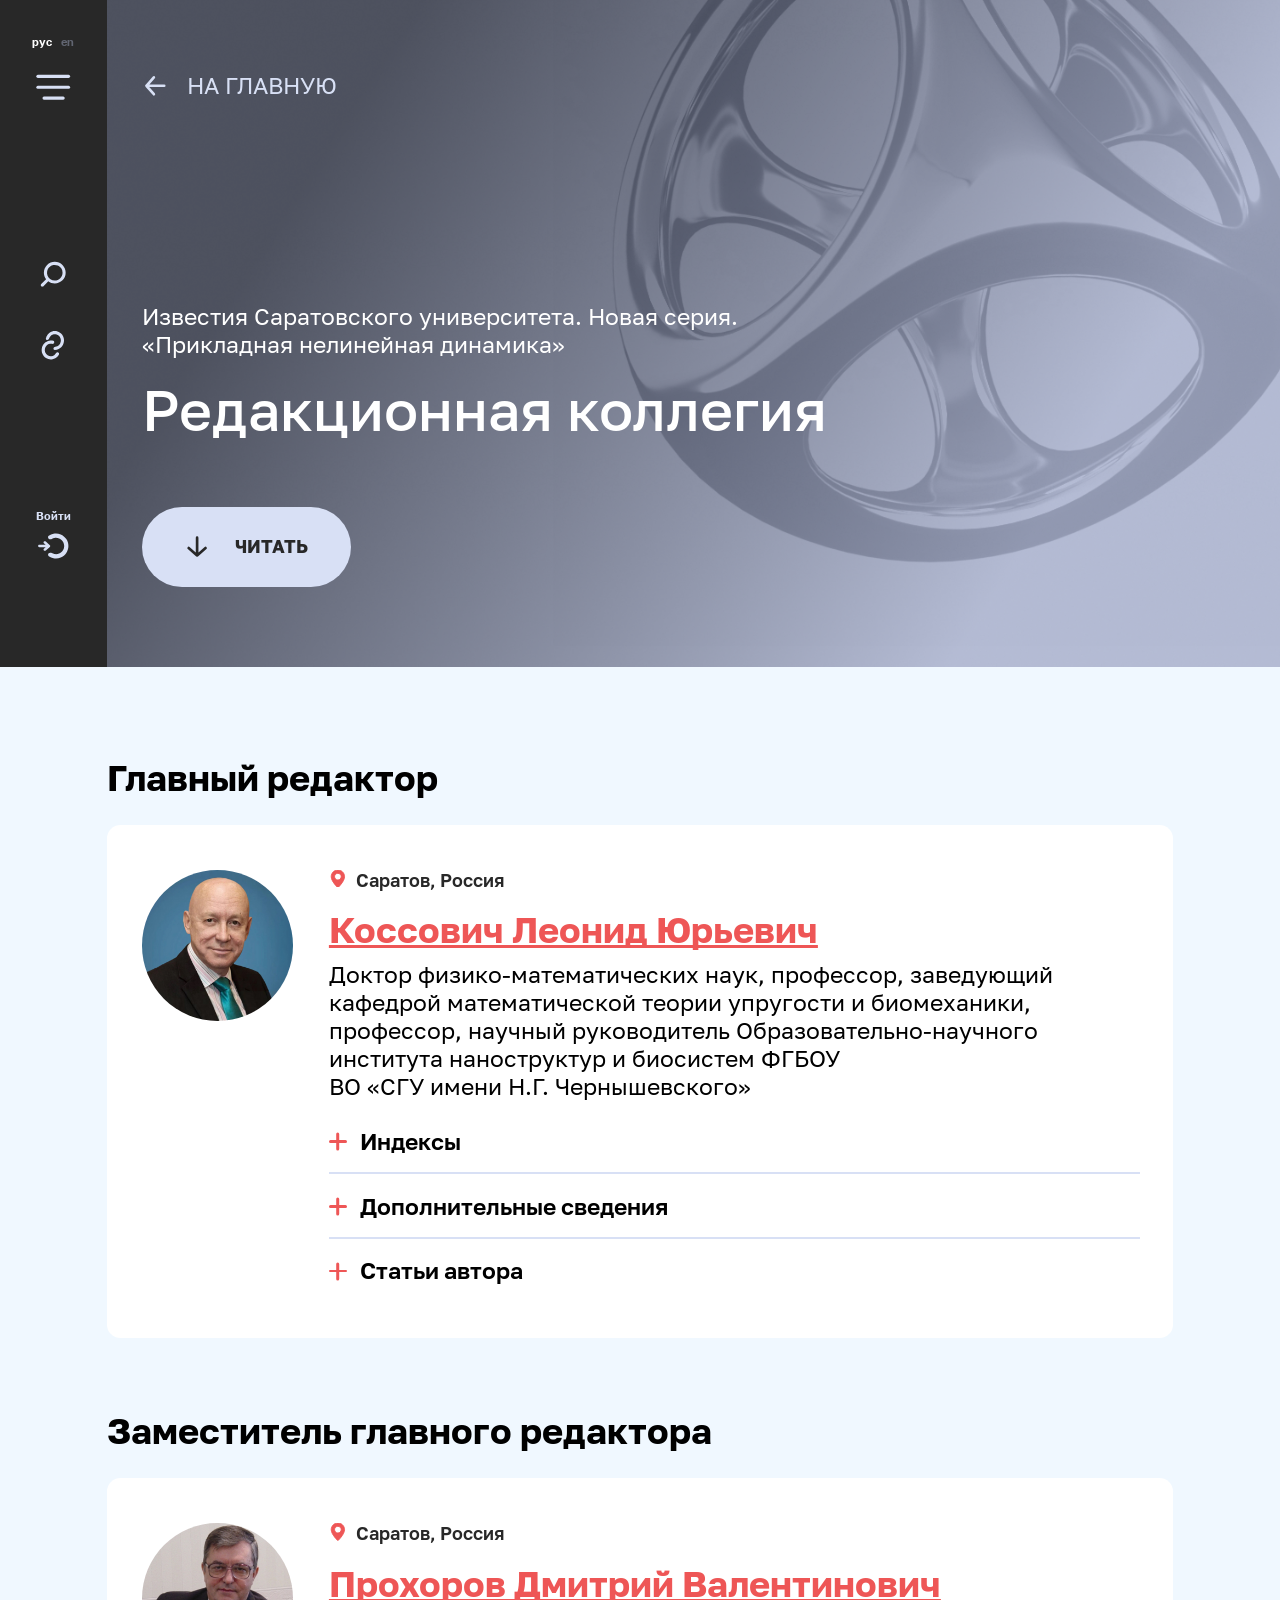
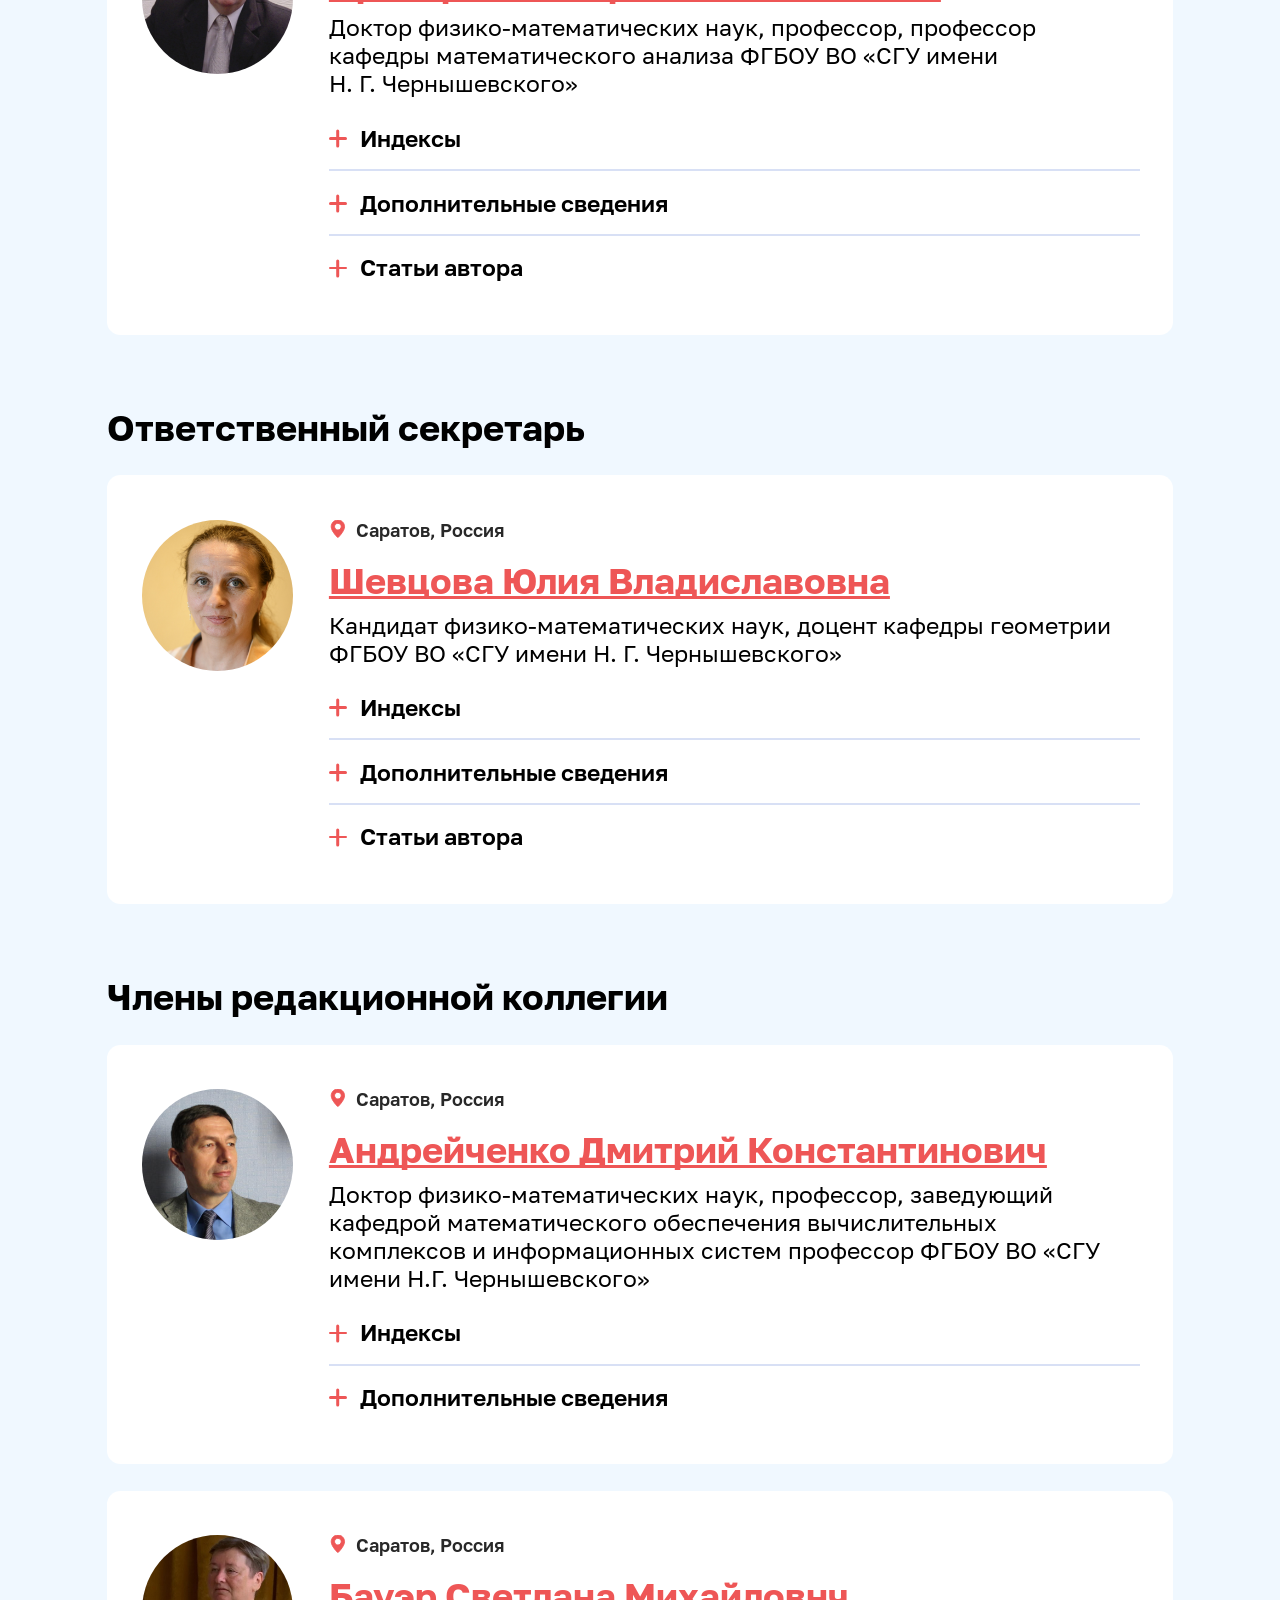
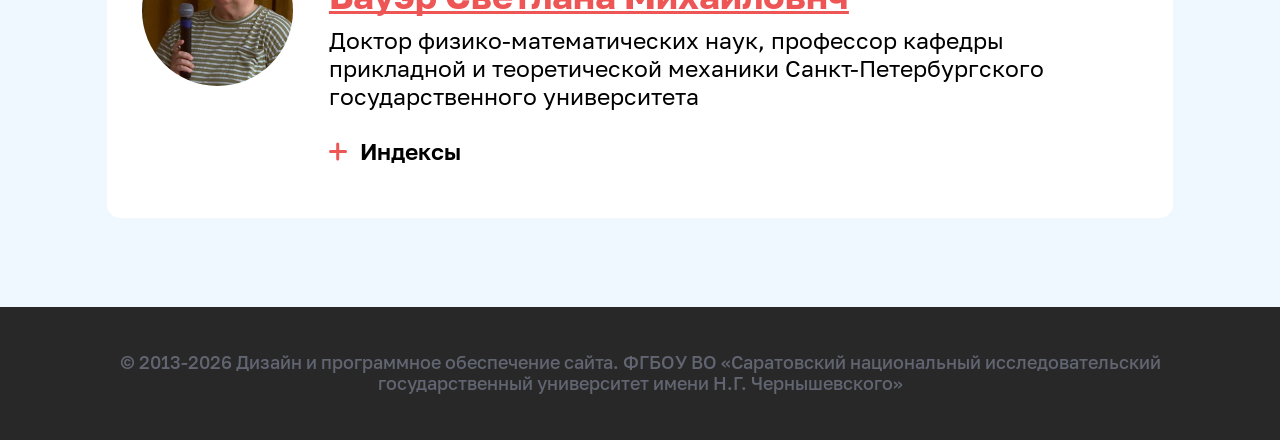
<file: editors.html>
<!DOCTYPE html>
<html lang="ru">

<head>
    <meta charset="UTF-8">
    <meta name="viewport" content="width=device-width, initial-scale=1.0">
    <link rel="stylesheet" href="sass/style.css">
    <title>Journal</title>
    <link rel="icon" type="image/svg" sizes="16x16" href="./assets/icons/favicon/favicon-16x16.svg">
    <link rel="icon" type="image/svg" sizes="32x32" href="./assets/icons/favicon/favicon-32x32.svg">
    <link rel="icon" type="image/svg" sizes="100x100" href="./assets/icons/favicon/favicon-100x100.svg">
    <link rel="icon" type="image/svg" sizes="200x200" href="./assets/icons/favicon/favicon-200x200.svg">
</head>

<body>
    <header class="header">
        <nav class="header__nav">
            <ul class="header__nav-list">
                <li class="header__lang-switch">
                    <a href="/ru" hreflang="ru" rel="alternate" class="header__lang-link active" lang="ru"
                        aria-current="page">рус</a>
                    <a href="/en" hreflang="en" rel="alternate" class="header__lang-link" lang="en">en</a>
                </li>
                <li class="header__item">
                    <div class="header__item-btn">
                        <svg class="header__svg">
                            <use href="./assets/icons/header/sprite.svg#menu"></use>
                        </svg>
                    </div>
                </li>
                <li class="header__item">
                    <div class="header__item-btn">
                        <svg class="header__svg">
                            <use href="./assets/icons/header/sprite.svg#search"></use>
                        </svg>
                    </div>
                </li>
                <li class="header__item">
                    <div class="header__item-btn">
                        <svg class="header__svg">
                            <use href="./assets/icons/header/sprite.svg#rating"></use>
                        </svg>
                    </div>

                </li>
                <li class="header__item">
                    <div class="header__item-btn">
                        <p class="header__item-text" id="auth-text">Войти</p>
                        <svg class="header__svg">
                            <use href="./assets/icons/header/sprite.svg#login"></use>
                        </svg>
                    </div>
                </li>
            </ul>

            <ul class="header__content-feed">
                <li class="header__content-item">
                    <div class="header__content">
                        <div class="header__content-menu">
                            <ul class="header__content-list">
                                <li><a href="#" class="header__content-link">Архив</a></li>
                                <li><a href="#" class="header__content-link">Общая информация</a></li>
                                <li><a href="#" class="header__content-link">Цели и тематика журнала</a></li>
                                <li><a href="#" class="header__content-link">Индексирование</a></li>
                                <li><a href="#" class="header__content-link">Правила предоставления рукописей</a></li>
                                <li><a href="#" class="header__content-link">Порядок рецензирования рукописей</a></li>
                                <li><a href="#" class="header__content-link">Авторы</a></li>
                                <li><a href="#" class="header__content-link">Издательская этика</a></li>
                                <li><a href="#" class="header__content-link">Рубрики</a></li>
                                <li><a href="#" class="header__content-link">Новости</a></li>
                                <li><a href="#" class="header__content-link">Контакты</a></li>
                                <li><a href="#" class="header__content-link">Ранний доступ</a></li>
                            </ul>
                        </div>
                        <svg class="header__content-close">
                            <use href="./assets/icons/sprite.svg#cross"></use>
                        </svg>
                    </div>
                </li>
                <li class="header__content-item">
                    <div class="header__content">
                        <div class="header__content-menu">
                            <div class="header__content-title">поиск по сайту</div>
                            <div class="header__content-field">
                                <label class="header__content-label">По заголовку:</label>
                                <input type="text" class="header__content-form" autocomplete="off" autocorrect="off"
                                    autocapitalize="off" spellcheck="false">
                            </div>

                            <div class="header__content-field">
                                <label class="header__content-label">По ключевому слову:</label>
                                <div class="header__input-wrap">
                                    <input type="text" class="header__content-form" placeholder="Выбрать из списка"
                                        id="searchInput" autocomplete="off" autocorrect="off" autocapitalize="off"
                                        spellcheck="false">
                                    <div class="header__content-arrow"></div>
                                </div>
                                <div class="header__dropdown">
                                    <ul class="header__dropdown-list">
                                    </ul>
                                </div>
                            </div>
                            <div class="header__content-btn">
                                <div class="header__content-btn--small btn--main btn">
                                    <div class="header__content-text--big">Найти</div>
                                </div>
                                <div class="header__content-btn--highlight btn">
                                    <div class="header__content-text--tiny">Cбросить</div>
                                </div>
                            </div>
                        </div>
                        <svg class="header__content-close">
                            <use href="./assets/icons/sprite.svg#cross"></use>
                        </svg>
                    </div>
                </li>
                <li class="header__content-item">
                    <div class="header__content">
                        <div class="header__content-menu">
                            <ul class="header__content-list">
                                <li><a href="#" class="header__content-link">WoS: 0.13</a></li>
                                <li><a href="#" class="header__content-link">SCOPUS: 1.2</a></li>
                                <li><a href="#" class="header__content-link">RSCI</a></li>
                                <li><a href="#" class="header__content-link">РИНЦ: 0.626</a></li>
                                <li><a href="#" class="header__content-link">Scimago: Q3</a></li>
                                <li><a href="#" class="header__content-link">Список ВАК</a></li>
                                <li><a href="#" class="header__content-link">Журналы СГУ</a></li>
                            </ul>
                        </div>
                        <svg class="header__content-close">
                            <use href="./assets/icons/sprite.svg#cross"></use>
                        </svg>
                    </div>
                </li>
                <li class="header__content-item">
                    <div class="header__content" id="login-content">
                        <div class="header__content-menu">
                            <div class="header__content-title">Личный кабинет</div>
                            <div class="header__content-field">
                                <label class="header__content-label">Имя пользователя<span
                                        class="required-star">*</span>:</label>
                                <input type="text" class="header__content-form" id="login-input"
                                    placeholder="Введите логин" autocomplete="off" autocorrect="off"
                                    autocapitalize="off" spellcheck="false">
                            </div>
                            <div class="header__content-field">
                                <label class="header__content-label">Пароль<span class="required-star">*</span>:</label>
                                <input type="password" class="header__content-form" id="password-input"
                                    placeholder="Введите пароль" autocomplete="off" autocorrect="off"
                                    autocapitalize="off" spellcheck="false">
                            </div>
                            <div class="header__content-message" id="login-message"></div>
                            <div class="header__content-btn">
                                <div class="header__content-btn--small btn--main btn" id="login-btn">
                                    <div class="header__content-text--big">Войти</div>
                                </div>
                                <div class="header__content-btn--highlight btn">
                                    <div class="header__content-text--tiny">Забыли пароль?</div>
                                </div>
                                <div class="header__content-btn--big btn--dark-gray btn">
                                    <div class="header__content-text--small">Регистрация</div>
                                </div>
                            </div>
                        </div>
                        <svg class="header__content-close">
                            <use href="./assets/icons/sprite.svg#cross"></use>
                        </svg>
                    </div>
                    <div class="header__content" id="user-content">
                        <div class="header__content-menu">
                            <div class="header__content-title">Личный кабинет</div>
                            <div class="header__content-info">
                                <picture class="header__content-picture">
                                    <!-- <source srcset="/assets/img/user/photo.avif" type="image/avif"> -->
                                    <!-- <source srcset="/assets/img/user/photo.webp" type="image/webp"> -->
                                    <img class="header__content-img" src="./assets/img/user/photo.svg" alt="user_photo">
                                </picture>
                                <div class="header__content-surname" id="user-surname"></div>
                                <div class="header__content-name" id="user-name"></div>
                                <div class="header__content-id" id="user-id"></div>
                            </div>
                            <div class="header__content-btn">
                                <div class="header__content-btn--big btn--main btn">
                                    <div class="header__content-text--big">профиль</div>
                                </div>
                                <div class="header__content-btn--small btn--dark-gray btn" id="logout-btn">
                                    <div class="header__content-text--small">Выйти</div>
                                </div>
                            </div>
                        </div>
                        <svg class="header__content-close">
                            <use href="./assets/icons/sprite.svg#cross"></use>
                        </svg>
                    </div>
                </li>
            </ul>
        </nav>
    </header>

    <main class="main">
        <div class="editors">
            <section class="hero">
                <div class="hero__bg">
                    <div class="hero__info">
                        <a href="./" class="hero__go-home">
                            <svg class="hero__svg">
                                <use href="./assets/icons/go-home/sprite.svg#go-home__arrow"></use>
                            </svg>
                            <span>на главную</span>
                        </a>
                        <div class="hero__info-content">
                            <div class="hero__info-subtitle">
                                <h2>Известия Саратовского университета. Новая серия. «Прикладная нелинейная динамика»
                                </h2>
                            </div>
                            <div class="hero__info-title">
                                <h1>Редакционная коллегия</h1>
                            </div>
                            <div class="hero__info-button">
                                <div class="btn btn--gray hero__info-button--tiny">
                                    <svg class="svg svg--dark">
                                        <use href="./assets/icons/archive/sprite.svg#hero-arrow"></use>
                                    </svg>
                                    <span>читать</span>
                                </div>
                            </div>
                        </div>
                    </div>
                </div>
            </section>
            <section class="content">
                <div class="container">
                    <div class="cards">
                        <div class="card-wrap">
                            <div class="title">Главный редактор</div>
                            <div class="card">
                                <div class="card__header">
                                    <a href="/" class="circle-picture">
                                        <picture>
                                            <!-- <source srcset="./assets/img/user/photo.avif" type="image/avif"> -->
                                            <!-- <source srcset="./assets/img/user/photo.webp" type="image/webp"> -->
                                            <img src="./assets/img/editors/kossovich.jpg" alt="author_photo">
                                        </picture>
                                    </a>
                                    <div>
                                        <div class="card__header-wrap">
                                            <svg class="svg svg--tiny svg--main">
                                                <use href="./assets/icons/editors/sprite.svg#location"></use>
                                            </svg>
                                            <p>Саратов, Россия</p>
                                        </div>
                                        <a href="/" class="title link">Коссович Леонид Юрьевич</a>
                                    </div>
                                </div>
                                <div class="text">
                                    Доктор физико-математических наук, профессор, заведующий кафедрой математической
                                    теории упругости и биомеханики, профессор, научный
                                    руководитель Образовательно-научного института наноструктур и биосистем ФГБОУ
                                    ВО «СГУ имени Н.Г. Чернышевского»
                                </div>
                                <div class="accordion">
                                    <ul class="accordion__list">
                                        <li class="accordion__list-item">
                                            <div class="accordion__trigger">Индексы</div>
                                            <div class="accordion-dropdown">
                                                <ul class="accordion-dropdown__list">
                                                    <li class="accordion-dropdown__list-item">
                                                        <div class="text">Scopus Author ID:</div>
                                                        <a href="/" class="link">6602360247</a>
                                                    </li>
                                                    <li class="accordion-dropdown__list-item">
                                                        <div class="text">ORCID ID:</div>
                                                        <a href="/" class="link">0000-0002-4775-7348</a>
                                                    </li>
                                                    <li class="accordion-dropdown__list-item">
                                                        <div class="text">ResearcherID:</div>
                                                        <a href="/" class="link">P-6661-2015</a>
                                                    </li>
                                                    <li class="accordion-dropdown__list-item">
                                                        <div class="text">Math-Net.Ru:</div>
                                                        <a href="/" class="link">14470</a>
                                                    </li>
                                                    <li class="accordion-dropdown__list-item">
                                                        <div class="text">Author ID (eLibrary.Ru):</div>
                                                        <a href="/" class="link">2935</a>
                                                    </li>
                                                    <li class="accordion-dropdown__list-item">
                                                        <div class="text">ZentralBlatt:</div>
                                                        <a href="/" class="link">ZentralBlatt</a>
                                                    </li>
                                                    <li class="accordion-dropdown__list-item">
                                                        <div class="text">Google Scholar:</div>
                                                        <a href="/" class="link">Google Scholar</a>
                                                    </li>
                                                </ul>
                                            </div>
                                            <div class="line--thin"></div>
                                        </li>
                                        <li class="accordion__list-item">
                                            <div class="accordion__trigger">Дополнительные сведения</div>
                                            <div class="accordion-dropdown">
                                                <div class="text">
                                                    Научные интересы. Физика твёдого тела, радиофизика, электроника
                                                    и информатика. Один из основателей новых научных направлений:
                                                    акустоэлектроники, акустооптики, спин-волновой электроники.
                                                    Выдвинул
                                                    и разработал идею использования поверхностно-акустических волн
                                                    (ПАВ)
                                                    в электронике, предсказал и исследовал новый тип ПАВ, известных
                                                    как волны Гуляева-Блюстейна, предсказал и исследовал новый класс
                                                    транспортных явлений в твёрдых телах, связанных с увлечением
                                                    электронов акустическими волнами, исследовал дифракцию света
                                                    на акустических волнах в анизотропных, проводящих и активных
                                                    средах,
                                                    резонансные и нелинейные акустоэлектронные и акустооптические
                                                    явления, акустооптические явления в оптических волокнах,
                                                    исследовал
                                                    взаимодействие спиновых волн с электромагнитными полями
                                                    и электронами в слоистых структурах ферромагнетик-полупроводник.
                                                </div>
                                            </div>
                                            <div class="line--thin"></div>
                                        </li>
                                        <li class="accordion__list-item">
                                            <div class="accordion__trigger">Статьи автора</div>
                                            <div class="accordion-dropdown">
                                                <ol class="sources-list">
                                                    <li class="text">
                                                        Фрисман Е.Я., Кулаков М.П.,
                                                        Ревуцкая О.Л., Жданова О.Л., Неверова Г.П.
                                                        <a href="/" class="link">Основные направления и обзор
                                                            современного состояния исследований динамики
                                                            структурированных и взаимодействующих популяций
                                                        </a>
                                                        // Компьютерные исследования и моделирование. 2019. Т.
                                                        11, № 1. С. 119–151. DOI:
                                                        10.20537/2076–7633–2019–11–1-119–151.
                                                    </li>
                                                    <li class="text">Mukhopadhyay B., Bhattacharyya R.
                                                        <a href="/" class="link">Role of predator switching in
                                                            an eco-epidemiological model with disease in the
                                                            prey
                                                        </a>
                                                        // Ecological Modelling. 2009. Vol. 220, no. 7. P.
                                                        931–939. DOI: 10.1016/j.ecolmodel.2009.01.016.
                                                    </li>
                                                    <li class="text">Saifuddin M., Biswas S., Samanta S.,
                                                        Sarkar S., Chattopadhyay J.
                                                        <a href="/" class="link">Complex dynamics of an
                                                            ecoepidemiological model with different
                                                            competition coefficients and weak Allee in the
                                                            predator
                                                        </a>
                                                        // Chaos,
                                                        Solitons & Fractals. 2016. Vol. 91. P. 270–285. DOI:
                                                        10.1016/j.chaos.2016.06.009.
                                                    </li>
                                                    <li class="text">Jansen V. A. A.
                                                        <a href="/" class="link">The dynamics of two diffusively
                                                            coupled
                                                            predator-prey populations
                                                        </a>
                                                        // Theoretical Population Biology. 2001.
                                                        Vol. 59, no. 2. P. 119–131. DOI: 10.1006/tpbi.2000.1506.
                                                    </li>
                                                </ol>
                                            </div>
                                        </li>
                                    </ul>
                                </div>
                            </div>
                        </div>
                        <div class="card-wrap">
                            <div class="title">Заместитель главного редактора</div>
                            <div class="card">
                                <div class="card__header">
                                    <a href="/" class="circle-picture">
                                        <picture>
                                            <!-- <source srcset="./assets/img/user/photo.avif" type="image/avif"> -->
                                            <!-- <source srcset="./assets/img/user/photo.webp" type="image/webp"> -->
                                            <img src="./assets/img/editors/prohorovdv.jpg" alt="author_photo">
                                        </picture>
                                    </a>
                                    <div>
                                        <div class="card__header-wrap">
                                            <svg class="svg svg--tiny svg--main">
                                                <use href="./assets/icons/editors/sprite.svg#location"></use>
                                            </svg>
                                            <p>Саратов, Россия</p>
                                        </div>
                                        <a href="/" class="title link">Прохоров Дмитрий Валентинович</a>
                                    </div>
                                </div>
                                <div class="text">
                                    Доктор физико-математических наук, профессор, профессор кафедры математического
                                    анализа ФГБОУ ВО «СГУ имени  Н. Г. Чернышевского»
                                </div>
                                <div class="accordion">
                                    <ul class="accordion__list">
                                        <li class="accordion__list-item">
                                            <div class="accordion__trigger">Индексы</div>
                                            <div class="accordion-dropdown">
                                                <ul class="accordion-dropdown__list">
                                                    <li class="accordion-dropdown__list-item">
                                                        <div class="text">Scopus Author ID:</div>
                                                        <a href="/" class="link">6602360247</a>
                                                    </li>
                                                    <li class="accordion-dropdown__list-item">
                                                        <div class="text">ORCID ID:</div>
                                                        <a href="/" class="link">0000-0002-4775-7348</a>
                                                    </li>
                                                    <li class="accordion-dropdown__list-item">
                                                        <div class="text">ResearcherID:</div>
                                                        <a href="/" class="link">P-6661-2015</a>
                                                    </li>
                                                    <li class="accordion-dropdown__list-item">
                                                        <div class="text">Math-Net.Ru:</div>
                                                        <a href="/" class="link">14470</a>
                                                    </li>
                                                    <li class="accordion-dropdown__list-item">
                                                        <div class="text">Author ID (eLibrary.Ru):</div>
                                                        <a href="/" class="link">2935</a>
                                                    </li>
                                                    <li class="accordion-dropdown__list-item">
                                                        <div class="text">ZentralBlatt:</div>
                                                        <a href="/" class="link">ZentralBlatt</a>
                                                    </li>
                                                    <li class="accordion-dropdown__list-item">
                                                        <div class="text">Google Scholar:</div>
                                                        <a href="/" class="link">Google Scholar</a>
                                                    </li>
                                                </ul>
                                            </div>
                                            <div class="line--thin"></div>
                                        </li>
                                        <li class="accordion__list-item">
                                            <div class="accordion__trigger">Дополнительные сведения</div>
                                            <div class="accordion-dropdown">
                                                <div class="text">
                                                    Научные интересы. Физика твёдого тела, радиофизика, электроника
                                                    и информатика. Один из основателей новых научных направлений:
                                                    акустоэлектроники, акустооптики, спин-волновой электроники.
                                                    Выдвинул
                                                    и разработал идею использования поверхностно-акустических волн
                                                    (ПАВ)
                                                    в электронике, предсказал и исследовал новый тип ПАВ, известных
                                                    как волны Гуляева-Блюстейна, предсказал и исследовал новый класс
                                                    транспортных явлений в твёрдых телах, связанных с увлечением
                                                    электронов акустическими волнами, исследовал дифракцию света
                                                    на акустических волнах в анизотропных, проводящих и активных
                                                    средах,
                                                    резонансные и нелинейные акустоэлектронные и акустооптические
                                                    явления, акустооптические явления в оптических волокнах,
                                                    исследовал
                                                    взаимодействие спиновых волн с электромагнитными полями
                                                    и электронами в слоистых структурах ферромагнетик-полупроводник.
                                                </div>
                                            </div>
                                            <div class="line--thin"></div>
                                        </li>
                                        <li class="accordion__list-item">
                                            <div class="accordion__trigger">Статьи автора</div>
                                            <div class="accordion-dropdown">
                                                <ol class="sources-list">
                                                    <li class="text">
                                                        Фрисман Е.Я., Кулаков М.П.,
                                                        Ревуцкая О.Л., Жданова О.Л., Неверова Г.П.
                                                        <a href="/" class="link">Основные направления и обзор
                                                            современного состояния исследований динамики
                                                            структурированных и взаимодействующих популяций
                                                        </a>
                                                        // Компьютерные исследования и моделирование. 2019. Т.
                                                        11, № 1. С. 119–151. DOI:
                                                        10.20537/2076–7633–2019–11–1-119–151.
                                                    </li>
                                                    <li class="text">Mukhopadhyay B., Bhattacharyya R.
                                                        <a href="/" class="link">Role of predator switching in
                                                            an eco-epidemiological model with disease in the
                                                            prey
                                                        </a>
                                                        // Ecological Modelling. 2009. Vol. 220, no. 7. P.
                                                        931–939. DOI: 10.1016/j.ecolmodel.2009.01.016.
                                                    </li>
                                                    <li class="text">Saifuddin M., Biswas S., Samanta S.,
                                                        Sarkar S., Chattopadhyay J.
                                                        <a href="/" class="link">Complex dynamics of an
                                                            ecoepidemiological model with different
                                                            competition coefficients and weak Allee in the
                                                            predator
                                                        </a>
                                                        // Chaos,
                                                        Solitons & Fractals. 2016. Vol. 91. P. 270–285. DOI:
                                                        10.1016/j.chaos.2016.06.009.
                                                    </li>
                                                    <li class="text">Jansen V. A. A.
                                                        <a href="/" class="link">The dynamics of two diffusively
                                                            coupled
                                                            predator-prey populations
                                                        </a>
                                                        // Theoretical Population Biology. 2001.
                                                        Vol. 59, no. 2. P. 119–131. DOI: 10.1006/tpbi.2000.1506.
                                                    </li>
                                                </ol>
                                            </div>
                                        </li>
                                    </ul>
                                </div>
                            </div>
                        </div>
                        <div class="card-wrap">
                            <div class="title">Ответственный секретарь</div>
                            <div class="card">
                                <div class="card__header">
                                    <a href="/" class="circle-picture">
                                        <picture>
                                            <!-- <source srcset="./assets/img/user/photo.avif" type="image/avif"> -->
                                            <!-- <source srcset="./assets/img/user/photo.webp" type="image/webp"> -->
                                            <img src="./assets/img/editors/shevcova.jpg" alt="author_photo">
                                        </picture>
                                    </a>
                                    <div>
                                        <div class="card__header-wrap">
                                            <svg class="svg svg--tiny svg--main">
                                                <use href="./assets/icons/editors/sprite.svg#location"></use>
                                            </svg>
                                            <p>Саратов, Россия</p>
                                        </div>
                                        <a href="/" class="title link">Шевцова Юлия Владиславовна</a>
                                    </div>
                                </div>
                                <div class="text">
                                    Кандидат физико-математических наук, доцент кафедры геометрии ФГБОУ ВО «СГУ
                                    имени Н. Г. Чернышевского»
                                </div>
                                <div class="accordion">
                                    <ul class="accordion__list">
                                        <li class="accordion__list-item">
                                            <div class="accordion__trigger">Индексы</div>
                                            <div class="accordion-dropdown">
                                                <ul class="accordion-dropdown__list">
                                                    <li class="accordion-dropdown__list-item">
                                                        <div class="text">Scopus Author ID:</div>
                                                        <a href="/" class="link">6602360247</a>
                                                    </li>
                                                    <li class="accordion-dropdown__list-item">
                                                        <div class="text">ORCID ID:</div>
                                                        <a href="/" class="link">0000-0002-4775-7348</a>
                                                    </li>
                                                    <li class="accordion-dropdown__list-item">
                                                        <div class="text">ResearcherID:</div>
                                                        <a href="/" class="link">P-6661-2015</a>
                                                    </li>
                                                    <li class="accordion-dropdown__list-item">
                                                        <div class="text">Math-Net.Ru:</div>
                                                        <a href="/" class="link">14470</a>
                                                    </li>
                                                    <li class="accordion-dropdown__list-item">
                                                        <div class="text">Author ID (eLibrary.Ru):</div>
                                                        <a href="/" class="link">2935</a>
                                                    </li>
                                                    <li class="accordion-dropdown__list-item">
                                                        <div class="text">ZentralBlatt:</div>
                                                        <a href="/" class="link">ZentralBlatt</a>
                                                    </li>
                                                    <li class="accordion-dropdown__list-item">
                                                        <div class="text">Google Scholar:</div>
                                                        <a href="/" class="link">Google Scholar</a>
                                                    </li>
                                                </ul>
                                            </div>
                                            <div class="line--thin"></div>
                                        </li>
                                        <li class="accordion__list-item">
                                            <div class="accordion__trigger">Дополнительные сведения</div>
                                            <div class="accordion-dropdown">
                                                <div class="text">
                                                    Научные интересы. Физика твёдого тела, радиофизика, электроника
                                                    и информатика. Один из основателей новых научных направлений:
                                                    акустоэлектроники, акустооптики, спин-волновой электроники.
                                                    Выдвинул
                                                    и разработал идею использования поверхностно-акустических волн
                                                    (ПАВ)
                                                    в электронике, предсказал и исследовал новый тип ПАВ, известных
                                                    как волны Гуляева-Блюстейна, предсказал и исследовал новый класс
                                                    транспортных явлений в твёрдых телах, связанных с увлечением
                                                    электронов акустическими волнами, исследовал дифракцию света
                                                    на акустических волнах в анизотропных, проводящих и активных
                                                    средах,
                                                    резонансные и нелинейные акустоэлектронные и акустооптические
                                                    явления, акустооптические явления в оптических волокнах,
                                                    исследовал
                                                    взаимодействие спиновых волн с электромагнитными полями
                                                    и электронами в слоистых структурах ферромагнетик-полупроводник.
                                                </div>
                                            </div>
                                            <div class="line--thin"></div>
                                        </li>
                                        <li class="accordion__list-item">
                                            <div class="accordion__trigger">Статьи автора</div>
                                            <div class="accordion-dropdown">
                                                <ol class="sources-list">
                                                    <li class="text">
                                                        Фрисман Е.Я., Кулаков М.П.,
                                                        Ревуцкая О.Л., Жданова О.Л., Неверова Г.П.
                                                        <a href="/" class="link">Основные направления и обзор
                                                            современного состояния исследований динамики
                                                            структурированных и взаимодействующих популяций
                                                        </a>
                                                        // Компьютерные исследования и моделирование. 2019. Т.
                                                        11, № 1. С. 119–151. DOI:
                                                        10.20537/2076–7633–2019–11–1-119–151.
                                                    </li>
                                                    <li class="text">Mukhopadhyay B., Bhattacharyya R.
                                                        <a href="/" class="link">Role of predator switching in
                                                            an eco-epidemiological model with disease in the
                                                            prey
                                                        </a>
                                                        // Ecological Modelling. 2009. Vol. 220, no. 7. P.
                                                        931–939. DOI: 10.1016/j.ecolmodel.2009.01.016.
                                                    </li>
                                                    <li class="text">Saifuddin M., Biswas S., Samanta S.,
                                                        Sarkar S., Chattopadhyay J.
                                                        <a href="/" class="link">Complex dynamics of an
                                                            ecoepidemiological model with different
                                                            competition coefficients and weak Allee in the
                                                            predator
                                                        </a>
                                                        // Chaos,
                                                        Solitons & Fractals. 2016. Vol. 91. P. 270–285. DOI:
                                                        10.1016/j.chaos.2016.06.009.
                                                    </li>
                                                    <li class="text">Jansen V. A. A.
                                                        <a href="/" class="link">The dynamics of two diffusively
                                                            coupled
                                                            predator-prey populations
                                                        </a>
                                                        // Theoretical Population Biology. 2001.
                                                        Vol. 59, no. 2. P. 119–131. DOI: 10.1006/tpbi.2000.1506.
                                                    </li>
                                                </ol>
                                            </div>
                                        </li>
                                    </ul>
                                </div>
                            </div>
                        </div>
                        <div class="card-wrap">
                            <div class="title">Члены редакционной коллегии</div>
                            <div class="card">
                                <div class="card__header">
                                    <a href="/" class="circle-picture">
                                        <picture>
                                            <!-- <source srcset="./assets/img/user/photo.avif" type="image/avif"> -->
                                            <!-- <source srcset="./assets/img/user/photo.webp" type="image/webp"> -->
                                            <img src="./assets/img/editors/andreychenko.jpg" alt="author_photo">
                                        </picture>
                                    </a>
                                    <div>
                                        <div class="card__header-wrap">
                                            <svg class="svg svg--tiny svg--main">
                                                <use href="./assets/icons/editors/sprite.svg#location"></use>
                                            </svg>
                                            <p>Саратов, Россия</p>
                                        </div>
                                        <a href="/" class="title link">Андрейченко Дмитрий Константинович</a>
                                    </div>
                                </div>
                                <div class="text">
                                    Доктор физико-математических наук, профессор, заведующий кафедрой
                                    математического обеспечения вычислительных комплексов и информационных систем
                                    профессор ФГБОУ ВО «СГУ имени Н.Г. Чернышевского»
                                </div>
                                <div class="accordion">
                                    <ul class="accordion__list">
                                        <li class="accordion__list-item">
                                            <div class="accordion__trigger">Индексы</div>
                                            <div class="accordion-dropdown">
                                                <ul class="accordion-dropdown__list">
                                                    <li class="accordion-dropdown__list-item">
                                                        <div class="text">Scopus Author ID:</div>
                                                        <a href="/" class="link">6602360247</a>
                                                    </li>
                                                    <li class="accordion-dropdown__list-item">
                                                        <div class="text">ORCID ID:</div>
                                                        <a href="/" class="link">0000-0002-4775-7348</a>
                                                    </li>
                                                    <li class="accordion-dropdown__list-item">
                                                        <div class="text">ResearcherID:</div>
                                                        <a href="/" class="link">P-6661-2015</a>
                                                    </li>
                                                    <li class="accordion-dropdown__list-item">
                                                        <div class="text">Math-Net.Ru:</div>
                                                        <a href="/" class="link">14470</a>
                                                    </li>
                                                    <li class="accordion-dropdown__list-item">
                                                        <div class="text">Author ID (eLibrary.Ru):</div>
                                                        <a href="/" class="link">2935</a>
                                                    </li>
                                                    <li class="accordion-dropdown__list-item">
                                                        <div class="text">ZentralBlatt:</div>
                                                        <a href="/" class="link">ZentralBlatt</a>
                                                    </li>
                                                    <li class="accordion-dropdown__list-item">
                                                        <div class="text">Google Scholar:</div>
                                                        <a href="/" class="link">Google Scholar</a>
                                                    </li>
                                                </ul>
                                            </div>
                                            <div class="line--thin"></div>
                                        </li>
                                        <li class="accordion__list-item">
                                            <div class="accordion__trigger">Дополнительные сведения</div>
                                            <div class="accordion-dropdown">
                                                <div class="text">
                                                    Научные интересы. Физика твёдого тела, радиофизика, электроника
                                                    и информатика. Один из основателей новых научных направлений:
                                                    акустоэлектроники, акустооптики, спин-волновой электроники.
                                                    Выдвинул
                                                    и разработал идею использования поверхностно-акустических волн
                                                    (ПАВ)
                                                    в электронике, предсказал и исследовал новый тип ПАВ, известных
                                                    как волны Гуляева-Блюстейна, предсказал и исследовал новый класс
                                                    транспортных явлений в твёрдых телах, связанных с увлечением
                                                    электронов акустическими волнами, исследовал дифракцию света
                                                    на акустических волнах в анизотропных, проводящих и активных
                                                    средах,
                                                    резонансные и нелинейные акустоэлектронные и акустооптические
                                                    явления, акустооптические явления в оптических волокнах,
                                                    исследовал
                                                    взаимодействие спиновых волн с электромагнитными полями
                                                    и электронами в слоистых структурах ферромагнетик-полупроводник.
                                                </div>
                                            </div>
                                        </li>
                                    </ul>
                                </div>
                            </div>
                            <div class="card">
                                <div class="card__header">
                                    <a href="/" class="circle-picture">
                                        <picture>
                                            <!-- <source srcset="./assets/img/user/photo.avif" type="image/avif"> -->
                                            <!-- <source srcset="./assets/img/user/photo.webp" type="image/webp"> -->
                                            <img src="./assets/img/editors/bauer.jpg" alt="author_photo">
                                        </picture>
                                    </a>
                                    <div>
                                        <div class="card__header-wrap">
                                            <svg class="svg svg--tiny svg--main">
                                                <use href="./assets/icons/editors/sprite.svg#location"></use>
                                            </svg>
                                            <p>Саратов, Россия</p>
                                        </div>
                                        <a href="/" class="title link">Бауэр Светлана Михайловнч</a>
                                    </div>
                                </div>
                                <div class="text">
                                    Доктор физико-математических наук, профессор кафедры прикладной и теоретической
                                    механики Санкт-Петербургского государственного университета
                                </div>
                                <div class="accordion">
                                    <ul class="accordion__list">
                                        <li class="accordion__list-item">
                                            <div class="accordion__trigger">Индексы</div>
                                            <div class="accordion-dropdown">
                                                <ul class="accordion-dropdown__list">
                                                    <li class="accordion-dropdown__list-item">
                                                        <div class="text">Scopus Author ID:</div>
                                                        <a href="/" class="link">6602360247</a>
                                                    </li>
                                                    <li class="accordion-dropdown__list-item">
                                                        <div class="text">ORCID ID:</div>
                                                        <a href="/" class="link">0000-0002-4775-7348</a>
                                                    </li>
                                                    <li class="accordion-dropdown__list-item">
                                                        <div class="text">ResearcherID:</div>
                                                        <a href="/" class="link">P-6661-2015</a>
                                                    </li>
                                                    <li class="accordion-dropdown__list-item">
                                                        <div class="text">Math-Net.Ru:</div>
                                                        <a href="/" class="link">14470</a>
                                                    </li>
                                                    <li class="accordion-dropdown__list-item">
                                                        <div class="text">Author ID (eLibrary.Ru):</div>
                                                        <a href="/" class="link">2935</a>
                                                    </li>
                                                    <li class="accordion-dropdown__list-item">
                                                        <div class="text">ZentralBlatt:</div>
                                                        <a href="/" class="link">ZentralBlatt</a>
                                                    </li>
                                                    <li class="accordion-dropdown__list-item">
                                                        <div class="text">Google Scholar:</div>
                                                        <a href="/" class="link">Google Scholar</a>
                                                    </li>
                                                </ul>
                                            </div>
                                        </li>
                                    </ul>
                                </div>
                            </div>
                        </div>
                    </div>
                </div>
            </section>
        </div>

    </main>

    <footer class="footer">
        <div class="container">
            <div class="footer__info">
                <p class="footer__text">© 2013-2026 Дизайн и программное обеспечение сайта. ФГБОУ ВО «Саратовский
                    национальный исследовательский государственный университет имени Н.Г. Чернышевского»</p>
            </div>
        </div>
    </footer>
    <script src="./js/script.js"></script>
    <script src="./js/accordion.js"></script>
</body>

</html>
</file>
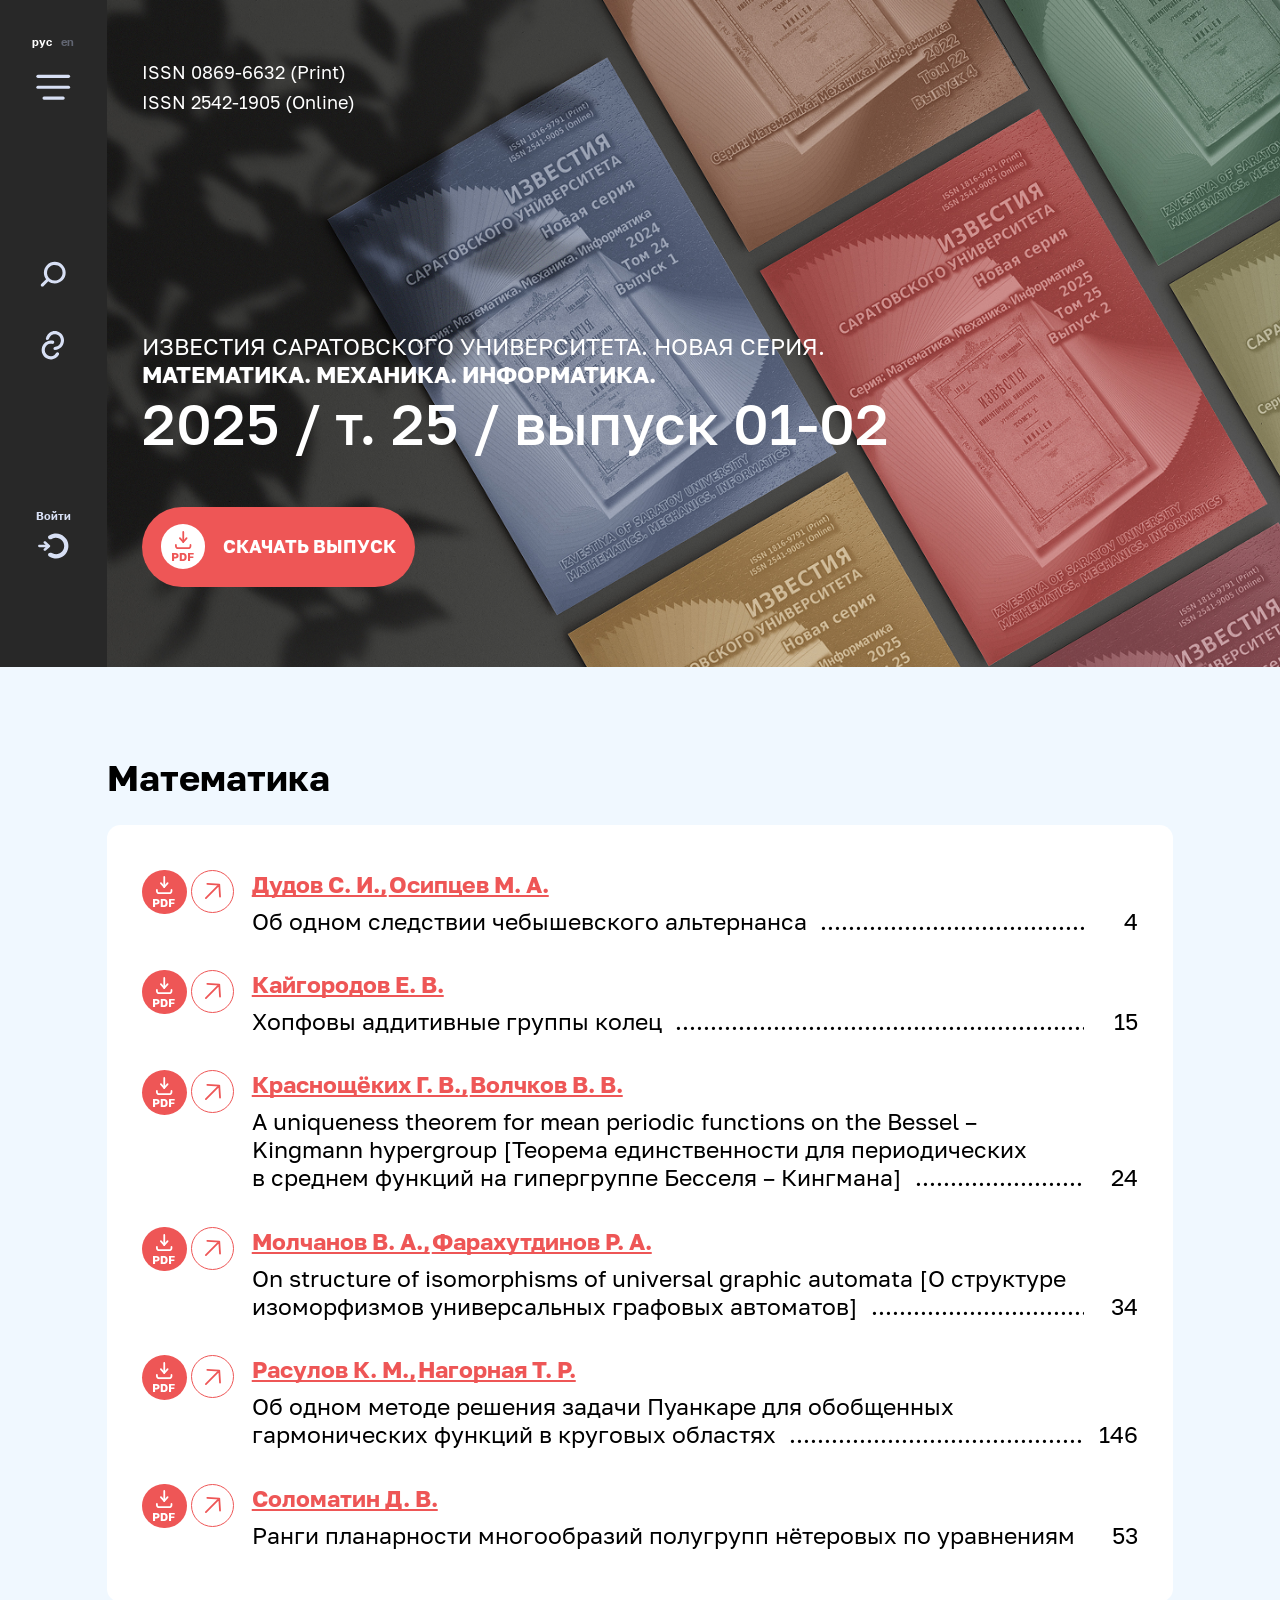
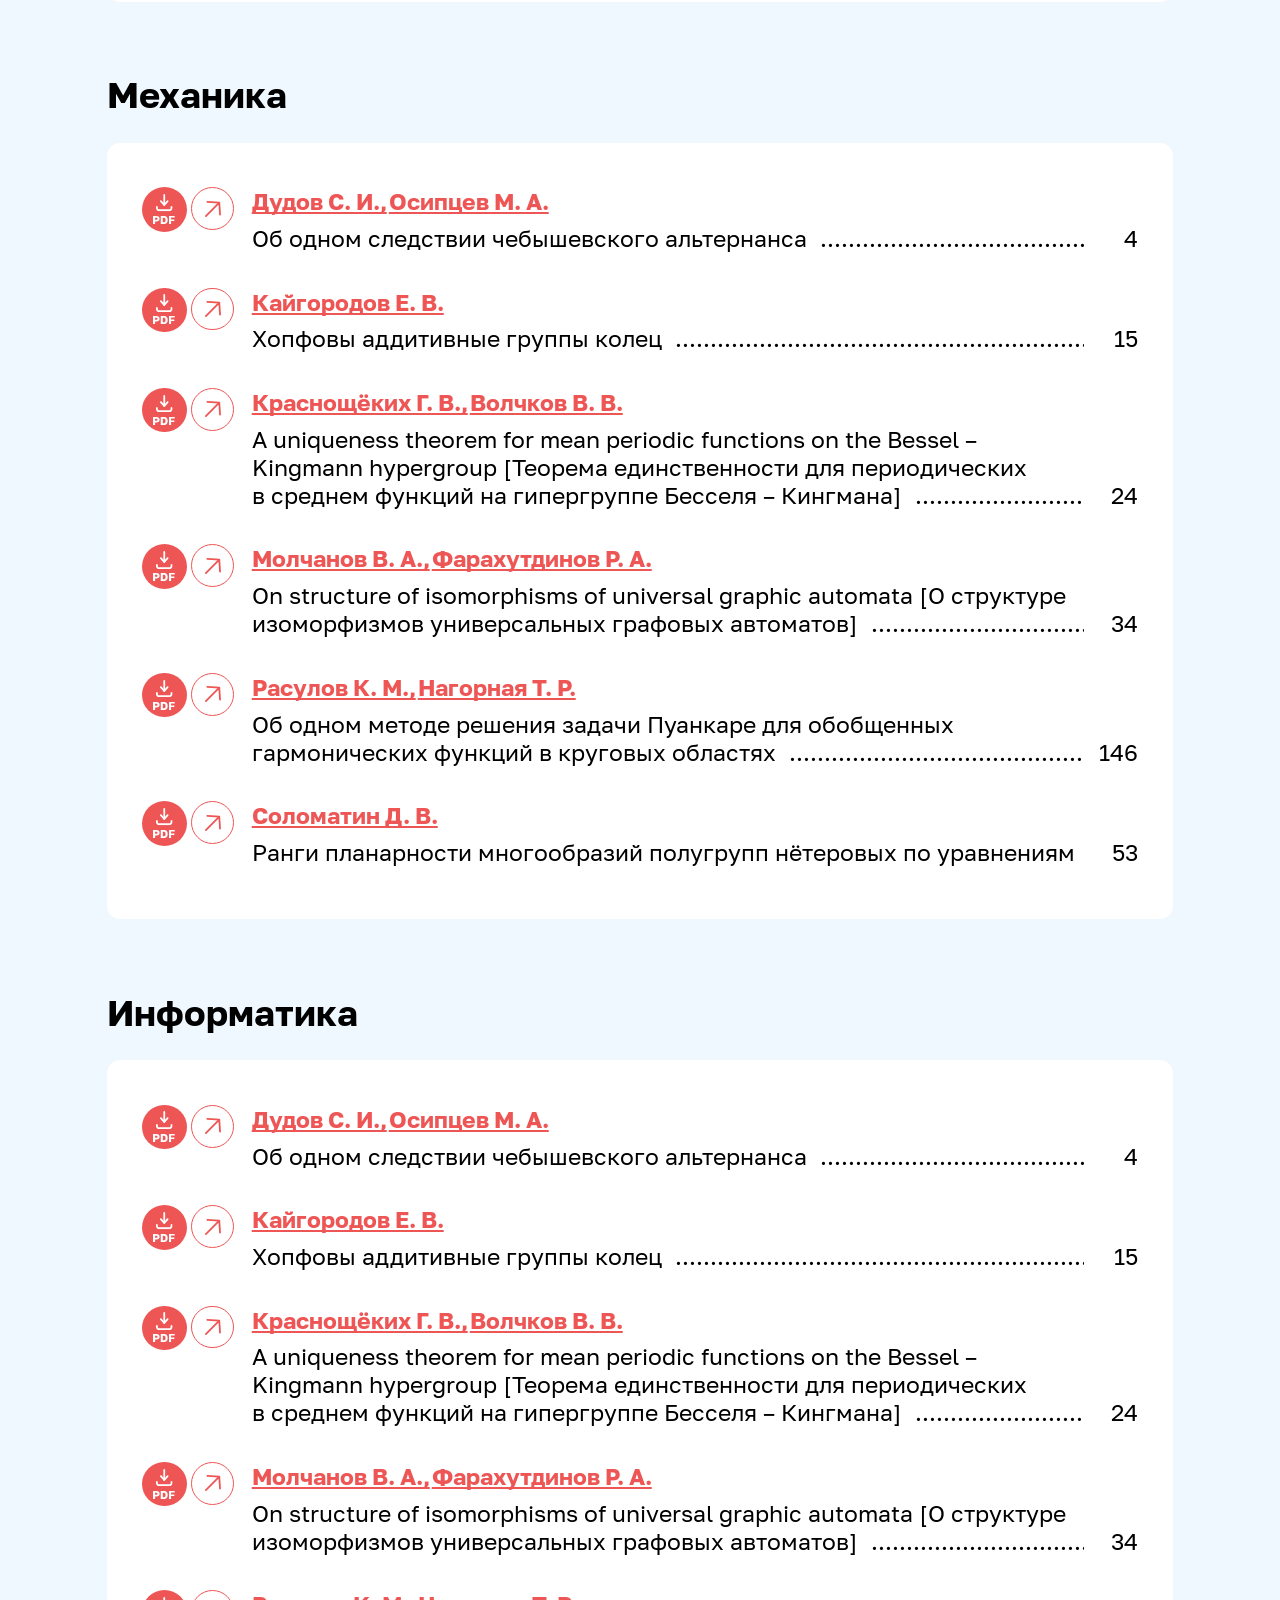
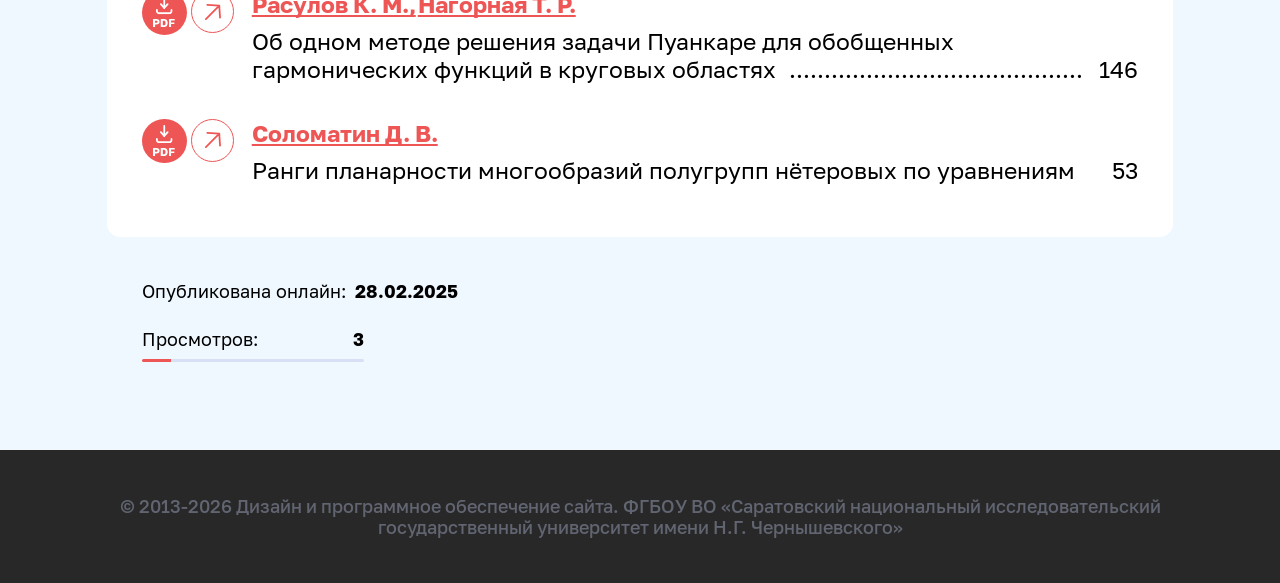
<file: journal.html>
<!DOCTYPE html>
<html lang="ru">

<head>
    <meta charset="UTF-8">
    <meta name="viewport" content="width=device-width, initial-scale=1.0">
    <link rel="stylesheet" href="sass/style.css">
    <title>Journal</title>
    <link rel="icon" type="image/svg" sizes="16x16" href="./assets/icons/favicon/favicon-16x16.svg">
    <link rel="icon" type="image/svg" sizes="32x32" href="./assets/icons/favicon/favicon-32x32.svg">
    <link rel="icon" type="image/svg" sizes="100x100" href="./assets/icons/favicon/favicon-100x100.svg">
    <link rel="icon" type="image/svg" sizes="200x200" href="./assets/icons/favicon/favicon-200x200.svg">
</head>

<body>
    <header class="header">
        <nav class="header__nav">
            <ul class="header__nav-list">
                <li class="header__lang-switch">
                    <a href="/ru" hreflang="ru" rel="alternate" class="header__lang-link active" lang="ru"
                        aria-current="page">рус</a>
                    <a href="/en" hreflang="en" rel="alternate" class="header__lang-link" lang="en">en</a>
                </li>
                <li class="header__item">
                    <div class="header__item-btn">
                        <svg class="header__svg">
                            <use href="./assets/icons/header/sprite.svg#menu"></use>
                        </svg>
                    </div>
                </li>
                <li class="header__item">
                    <div class="header__item-btn">
                        <svg class="header__svg">
                            <use href="./assets/icons/header/sprite.svg#search"></use>
                        </svg>
                    </div>
                </li>
                <li class="header__item">
                    <div class="header__item-btn">
                        <svg class="header__svg">
                            <use href="./assets/icons/header/sprite.svg#rating"></use>
                        </svg>
                    </div>

                </li>
                <li class="header__item">
                    <div class="header__item-btn">
                        <p class="header__item-text" id="auth-text">Войти</p>
                        <svg class="header__svg">
                            <use href="./assets/icons/header/sprite.svg#login"></use>
                        </svg>
                    </div>
                </li>
            </ul>

            <ul class="header__content-feed">
                <li class="header__content-item">
                    <div class="header__content">
                        <div class="header__content-menu">
                            <ul class="header__content-list">
                                <li><a href="#" class="header__content-link">Архив</a></li>
                                <li><a href="#" class="header__content-link">Общая информация</a></li>
                                <li><a href="#" class="header__content-link">Цели и тематика журнала</a></li>
                                <li><a href="#" class="header__content-link">Индексирование</a></li>
                                <li><a href="#" class="header__content-link">Правила предоставления рукописей</a></li>
                                <li><a href="#" class="header__content-link">Порядок рецензирования рукописей</a></li>
                                <li><a href="#" class="header__content-link">Авторы</a></li>
                                <li><a href="#" class="header__content-link">Издательская этика</a></li>
                                <li><a href="#" class="header__content-link">Рубрики</a></li>
                                <li><a href="#" class="header__content-link">Новости</a></li>
                                <li><a href="#" class="header__content-link">Контакты</a></li>
                                <li><a href="#" class="header__content-link">Ранний доступ</a></li>
                            </ul>
                        </div>
                        <svg class="header__content-close">
                            <use href="./assets/icons/sprite.svg#cross"></use>
                        </svg>
                    </div>
                </li>
                <li class="header__content-item">
                    <div class="header__content">
                        <div class="header__content-menu">
                            <div class="header__content-title">поиск по сайту</div>
                            <div class="header__content-field">
                                <label class="header__content-label">По заголовку:</label>
                                <input type="text" class="header__content-form" autocomplete="off" autocorrect="off"
                                    autocapitalize="off" spellcheck="false">
                            </div>

                            <div class="header__content-field">
                                <label class="header__content-label">По ключевому слову:</label>
                                <div class="header__input-wrap">
                                    <input type="text" class="header__content-form" placeholder="Выбрать из списка"
                                        id="searchInput" autocomplete="off" autocorrect="off" autocapitalize="off"
                                        spellcheck="false">
                                    <div class="header__content-arrow"></div>
                                </div>
                                <div class="header__dropdown">
                                    <ul class="header__dropdown-list">
                                    </ul>
                                </div>
                            </div>
                            <div class="header__content-btn">
                                <div class="header__content-btn--small btn--main btn">
                                    <div class="header__content-text--big">Найти</div>
                                </div>
                                <div class="header__content-btn--highlight btn">
                                    <div class="header__content-text--tiny">Cбросить</div>
                                </div>
                            </div>
                        </div>
                        <svg class="header__content-close">
                            <use href="./assets/icons/sprite.svg#cross"></use>
                        </svg>
                    </div>
                </li>
                <li class="header__content-item">
                    <div class="header__content">
                        <div class="header__content-menu">
                            <ul class="header__content-list">
                                <li><a href="#" class="header__content-link">WoS: 0.13</a></li>
                                <li><a href="#" class="header__content-link">SCOPUS: 1.2</a></li>
                                <li><a href="#" class="header__content-link">RSCI</a></li>
                                <li><a href="#" class="header__content-link">РИНЦ: 0.626</a></li>
                                <li><a href="#" class="header__content-link">Scimago: Q3</a></li>
                                <li><a href="#" class="header__content-link">Список ВАК</a></li>
                                <li><a href="#" class="header__content-link">Журналы СГУ</a></li>
                            </ul>
                        </div>
                        <svg class="header__content-close">
                            <use href="./assets/icons/sprite.svg#cross"></use>
                        </svg>
                    </div>
                </li>
                <li class="header__content-item">
                    <div class="header__content" id="login-content">
                        <div class="header__content-menu">
                            <div class="header__content-title">Личный кабинет</div>
                            <div class="header__content-field">
                                <label class="header__content-label">Имя пользователя<span
                                        class="required-star">*</span>:</label>
                                <input type="text" class="header__content-form" id="login-input"
                                    placeholder="Введите логин" autocomplete="off" autocorrect="off"
                                    autocapitalize="off" spellcheck="false">
                            </div>
                            <div class="header__content-field">
                                <label class="header__content-label">Пароль<span class="required-star">*</span>:</label>
                                <input type="password" class="header__content-form" id="password-input"
                                    placeholder="Введите пароль" autocomplete="off" autocorrect="off"
                                    autocapitalize="off" spellcheck="false">
                            </div>
                            <div class="header__content-message" id="login-message"></div>
                            <div class="header__content-btn">
                                <div class="header__content-btn--small btn--main btn" id="login-btn">
                                    <div class="header__content-text--big">Войти</div>
                                </div>
                                <div class="header__content-btn--highlight btn">
                                    <div class="header__content-text--tiny">Забыли пароль?</div>
                                </div>
                                <div class="header__content-btn--big btn--dark-gray btn">
                                    <div class="header__content-text--small">Регистрация</div>
                                </div>
                            </div>
                        </div>
                        <svg class="header__content-close">
                            <use href="./assets/icons/sprite.svg#cross"></use>
                        </svg>
                    </div>
                    <div class="header__content" id="user-content">
                        <div class="header__content-menu">
                            <div class="header__content-title">Личный кабинет</div>
                            <div class="header__content-info">
                                <picture class="header__content-picture">
                                    <!-- <source srcset="/assets/img/user/photo.avif" type="image/avif"> -->
                                    <!-- <source srcset="/assets/img/user/photo.webp" type="image/webp"> -->
                                    <img class="header__content-img" src="./assets/img/user/photo.svg" alt="user_photo">
                                </picture>
                                <div class="header__content-surname" id="user-surname"></div>
                                <div class="header__content-name" id="user-name"></div>
                                <div class="header__content-id" id="user-id"></div>
                            </div>
                            <div class="header__content-btn">
                                <div class="header__content-btn--big btn--main btn">
                                    <div class="header__content-text--big">профиль</div>
                                </div>
                                <div class="header__content-btn--small btn--dark-gray btn" id="logout-btn">
                                    <div class="header__content-text--small">Выйти</div>
                                </div>
                            </div>
                        </div>
                        <svg class="header__content-close">
                            <use href="./assets/icons/sprite.svg#cross"></use>
                        </svg>
                    </div>
                </li>
            </ul>
        </nav>
    </header>

    <main class="main">
        <div class="journal">
            <section class="hero">
                <div class="hero__bg">
                    <div class="hero__info">
                        <div class="hero__header">
                            <span>ISSN 0869-6632 (Print)</span>
                            <span>ISSN 2542-1905 (Online)</span>
                        </div>
                        <div class="hero__info-content">
                            <div class="hero__info-subtitle">
                                <h2>Известия Саратовского университета. Новая серия.<br>
                                    <span class="text--bold">Математика. Механика. Информатика.</span>
                                </h2>
                            </div>
                            <div class="hero__info-title">
                                <h1>2025 / т. 25 / выпуск 01-02</h1>
                            </div>
                            <div class="hero__info-button">
                                <div class="btn btn--main hero__info-button--small">
                                    <div class="download-svg">
                                        <svg class="download-svg--arrow">
                                            <use href="./assets/icons/archive/sprite.svg#download-arrow"></use>
                                        </svg>
                                        <svg class="download-svg--line">
                                            <use href="./assets/icons/archive/sprite.svg#download-line"></use>
                                        </svg>
                                        <svg class="download-svg--pdf">
                                            <use href="./assets/icons/archive/sprite.svg#download-pdf"></use>
                                        </svg>
                                    </div>
                                    <span>скачать выпуск</span>
                                </div>
                            </div>
                        </div>
                    </div>
                </div>
            </section>
            <section class="content">
                <div class="container">
                    <div class="cards">
                        <div class="card-wrap">
                            <div class="title">Математика</div>
                            <div class="card">
                                <ul class="list">
                                    <li class="list-item">
                                        <div class="list-item__header">
                                            <a href="/" class="download-svg">
                                                <svg class="download-svg--arrow">
                                                    <use href="./assets/icons/archive/sprite.svg#download-arrow"></use>
                                                </svg>
                                                <svg class="download-svg--line">
                                                    <use href="./assets/icons/archive/sprite.svg#download-line"></use>
                                                </svg>
                                                <svg class="download-svg--pdf">
                                                    <use href="./assets/icons/archive/sprite.svg#download-pdf"></use>
                                                </svg>
                                            </a>
                                            <a href="/" class="link-svg">
                                                <svg class="link-svg--arrow">
                                                    <use href="./assets/icons/journal/sprite.svg#link">
                                                    </use>
                                                </svg>
                                            </a>
                                        </div>
                                        <div class="list-item__footer">
                                            <div class="link-wrap">
                                                <a href="/" class="link">Дудов С. И.,</a>
                                                <a href="/" class="link">Осипцев М. А.</a>
                                            </div>
                                            <div class="text-wrap">
                                                <div class="dots text">
                                                    Об одном следствии чебышевского
                                                    альтернанса
                                                </div>
                                                <span class="number text">4</span>
                                            </div>
                                        </div>
                                    </li>
                                    <li class="list-item">
                                        <div class="list-item__header">
                                            <a href="/" class="download-svg">
                                                <svg class="download-svg--arrow">
                                                    <use href="./assets/icons/archive/sprite.svg#download-arrow">
                                                    </use>
                                                </svg>
                                                <svg class="download-svg--line">
                                                    <use href="./assets/icons/archive/sprite.svg#download-line">
                                                    </use>
                                                </svg>
                                                <svg class="download-svg--pdf">
                                                    <use href="./assets/icons/archive/sprite.svg#download-pdf">
                                                    </use>
                                                </svg>
                                            </a>
                                            <a href="/" class="link-svg">
                                                <svg class="link-svg--arrow">
                                                    <use href="./assets/icons/journal/sprite.svg#link">
                                                    </use>
                                                </svg>
                                            </a>
                                        </div>
                                        <div class="list-item__footer">
                                            <div class="link-wrap">
                                                <a href="/" class="link">Кайгородов Е. В.</a>
                                            </div>
                                            <div class="text-wrap">
                                                <div class="dots text">
                                                    Хопфовы аддитивные группы колец
                                                </div>
                                                <span class="number text">15</span>
                                            </div>
                                        </div>
                                    </li>
                                    <li class="list-item">
                                        <div class="list-item__header">
                                            <a href="/" class="download-svg">
                                                <svg class="download-svg--arrow">
                                                    <use href="./assets/icons/archive/sprite.svg#download-arrow">
                                                    </use>
                                                </svg>
                                                <svg class="download-svg--line">
                                                    <use href="./assets/icons/archive/sprite.svg#download-line">
                                                    </use>
                                                </svg>
                                                <svg class="download-svg--pdf">
                                                    <use href="./assets/icons/archive/sprite.svg#download-pdf">
                                                    </use>
                                                </svg>
                                            </a>
                                            <a href="/" class="link-svg">
                                                <svg class="link-svg--arrow">
                                                    <use href="./assets/icons/journal/sprite.svg#link">
                                                    </use>
                                                </svg>
                                            </a>
                                        </div>
                                        <div class="list-item__footer">
                                            <div class="link-wrap">
                                                <a href="/" class="link">Краснощёких Г. В.,</a>
                                                <a href="/" class="link">Волчков В. В.</a>
                                            </div>
                                            <div class="text-wrap">
                                                <div class="dots text">
                                                    A uniqueness theorem for mean periodic functions
                                                    on the Bessel – Kingmann hypergroup [Теорема единственности для
                                                    периодических в среднем функций на гипергруппе Бесселя –
                                                    Кингмана]
                                                </div>
                                                <span class="number text">24</span>
                                            </div>
                                        </div>
                                    </li>
                                    <li class="list-item">
                                        <div class="list-item__header">
                                            <a href="/" class="download-svg">
                                                <svg class="download-svg--arrow">
                                                    <use href="./assets/icons/archive/sprite.svg#download-arrow">
                                                    </use>
                                                </svg>
                                                <svg class="download-svg--line">
                                                    <use href="./assets/icons/archive/sprite.svg#download-line">
                                                    </use>
                                                </svg>
                                                <svg class="download-svg--pdf">
                                                    <use href="./assets/icons/archive/sprite.svg#download-pdf">
                                                    </use>
                                                </svg>
                                            </a>
                                            <a href="/" class="link-svg">
                                                <svg class="link-svg--arrow">
                                                    <use href="./assets/icons/journal/sprite.svg#link">
                                                    </use>
                                                </svg>
                                            </a>
                                        </div>
                                        <div class="list-item__footer">
                                            <div class="link-wrap">
                                                <a href="/" class="link">Молчанов В. А.,</a>
                                                <a href="/" class="link">Фарахутдинов Р. А.</a>
                                            </div>
                                            <div class="text-wrap">
                                                <div class="dots text">
                                                    On structure of isomorphisms of universal graphic
                                                    automata [О структуре изоморфизмов универсальных графовых
                                                    автоматов]
                                                </div>
                                                <span class="number text">34</span>
                                            </div>
                                        </div>
                                    </li>
                                    <li class="list-item">
                                        <div class="list-item__header">
                                            <a href="/" class="download-svg">
                                                <svg class="download-svg--arrow">
                                                    <use href="./assets/icons/archive/sprite.svg#download-arrow">
                                                    </use>
                                                </svg>
                                                <svg class="download-svg--line">
                                                    <use href="./assets/icons/archive/sprite.svg#download-line">
                                                    </use>
                                                </svg>
                                                <svg class="download-svg--pdf">
                                                    <use href="./assets/icons/archive/sprite.svg#download-pdf">
                                                    </use>
                                                </svg>
                                            </a>
                                            <a href="/" class="link-svg">
                                                <svg class="link-svg--arrow">
                                                    <use href="./assets/icons/journal/sprite.svg#link">
                                                    </use>
                                                </svg>
                                            </a>
                                        </div>
                                        <div class="list-item__footer">
                                            <div class="link-wrap">
                                                <a href="/" class="link">Расулов К. М.,</a>
                                                <a href="/" class="link">Нагорная Т. Р.</a>
                                            </div>
                                            <div class="text-wrap">
                                                <div class="dots text">
                                                    Об одном методе решения задачи Пуанкаре для
                                                    обобщенных
                                                    гармонических функций в круговых областях
                                                </div>
                                                <span class="number text">146</span>
                                            </div>
                                        </div>
                                    </li>
                                    <li class="list-item">
                                        <div class="list-item__header">
                                            <a href="/" class="download-svg">
                                                <svg class="download-svg--arrow">
                                                    <use href="./assets/icons/archive/sprite.svg#download-arrow">
                                                    </use>
                                                </svg>
                                                <svg class="download-svg--line">
                                                    <use href="./assets/icons/archive/sprite.svg#download-line">
                                                    </use>
                                                </svg>
                                                <svg class="download-svg--pdf">
                                                    <use href="./assets/icons/archive/sprite.svg#download-pdf">
                                                    </use>
                                                </svg>
                                            </a>
                                            <a href="/" class="link-svg">
                                                <svg class="link-svg--arrow">
                                                    <use href="./assets/icons/journal/sprite.svg#link">
                                                    </use>
                                                </svg>
                                            </a>
                                        </div>
                                        <div class="list-item__footer">
                                            <div class="link-wrap">
                                                <a href="/" class="link">Соломатин Д. В.</a>
                                            </div>
                                            <div class="text-wrap">
                                                <div class="dots text">
                                                    Ранги планарности многообразий полугрупп
                                                    нётеровых по
                                                    уравнениям
                                                </div>
                                                <span class="number text">53</span>
                                            </div>
                                        </div>
                                    </li>
                                </ul>
                            </div>
                        </div>
                        <div class="card-wrap">
                            <div class="title">Механика</div>
                            <div class="card">
                                <ul class="list">
                                    <li class="list-item">
                                        <div class="list-item__header">
                                            <a href="/" class="download-svg">
                                                <svg class="download-svg--arrow">
                                                    <use href="./assets/icons/archive/sprite.svg#download-arrow">
                                                    </use>
                                                </svg>
                                                <svg class="download-svg--line">
                                                    <use href="./assets/icons/archive/sprite.svg#download-line">
                                                    </use>
                                                </svg>
                                                <svg class="download-svg--pdf">
                                                    <use href="./assets/icons/archive/sprite.svg#download-pdf">
                                                    </use>
                                                </svg>
                                            </a>
                                            <a href="/" class="link-svg">
                                                <svg class="link-svg--arrow">
                                                    <use href="./assets/icons/journal/sprite.svg#link">
                                                    </use>
                                                </svg>
                                            </a>
                                        </div>
                                        <div class="list-item__footer">
                                            <div class="link-wrap">
                                                <a href="/" class="link">Дудов С. И.,</a>
                                                <a href="/" class="link">Осипцев М. А.</a>
                                            </div>
                                            <div class="text-wrap">
                                                <div class="dots text">
                                                    Об одном следствии чебышевского
                                                    альтернанса
                                                </div>
                                                <span class="number text">4</span>
                                            </div>
                                        </div>
                                    </li>
                                    <li class="list-item">
                                        <div class="list-item__header">
                                            <a href="/" class="download-svg">
                                                <svg class="download-svg--arrow">
                                                    <use href="./assets/icons/archive/sprite.svg#download-arrow">
                                                    </use>
                                                </svg>
                                                <svg class="download-svg--line">
                                                    <use href="./assets/icons/archive/sprite.svg#download-line">
                                                    </use>
                                                </svg>
                                                <svg class="download-svg--pdf">
                                                    <use href="./assets/icons/archive/sprite.svg#download-pdf">
                                                    </use>
                                                </svg>
                                            </a>
                                            <a href="/" class="link-svg">
                                                <svg class="link-svg--arrow">
                                                    <use href="./assets/icons/journal/sprite.svg#link">
                                                    </use>
                                                </svg>
                                            </a>
                                        </div>
                                        <div class="list-item__footer">
                                            <div class="link-wrap">
                                                <a href="/" class="link">Кайгородов Е. В.</a>
                                            </div>
                                            <div class="text-wrap">
                                                <div class="dots text">
                                                    Хопфовы аддитивные группы колец
                                                </div>
                                                <span class="number text">15</span>
                                            </div>
                                        </div>
                                    </li>
                                    <li class="list-item">
                                        <div class="list-item__header">
                                            <a href="/" class="download-svg">
                                                <svg class="download-svg--arrow">
                                                    <use href="./assets/icons/archive/sprite.svg#download-arrow">
                                                    </use>
                                                </svg>
                                                <svg class="download-svg--line">
                                                    <use href="./assets/icons/archive/sprite.svg#download-line">
                                                    </use>
                                                </svg>
                                                <svg class="download-svg--pdf">
                                                    <use href="./assets/icons/archive/sprite.svg#download-pdf">
                                                    </use>
                                                </svg>
                                            </a>
                                            <a href="/" class="link-svg">
                                                <svg class="link-svg--arrow">
                                                    <use href="./assets/icons/journal/sprite.svg#link">
                                                    </use>
                                                </svg>
                                            </a>
                                        </div>
                                        <div class="list-item__footer">
                                            <div class="link-wrap">
                                                <a href="/" class="link">Краснощёких Г. В.,</a>
                                                <a href="/" class="link">Волчков В. В.</a>
                                            </div>
                                            <div class="text-wrap">
                                                <div class="dots text">
                                                    A uniqueness theorem for mean periodic functions
                                                    on the Bessel – Kingmann hypergroup [Теорема единственности для
                                                    периодических в среднем функций на гипергруппе Бесселя –
                                                    Кингмана]
                                                </div>
                                                <span class="number text">24</span>
                                            </div>
                                    </li>
                                    <li class="list-item">
                                        <div class="list-item__header">
                                            <a href="/" class="download-svg">
                                                <svg class="download-svg--arrow">
                                                    <use href="./assets/icons/archive/sprite.svg#download-arrow">
                                                    </use>
                                                </svg>
                                                <svg class="download-svg--line">
                                                    <use href="./assets/icons/archive/sprite.svg#download-line">
                                                    </use>
                                                </svg>
                                                <svg class="download-svg--pdf">
                                                    <use href="./assets/icons/archive/sprite.svg#download-pdf">
                                                    </use>
                                                </svg>
                                            </a>
                                            <a href="/" class="link-svg">
                                                <svg class="link-svg--arrow">
                                                    <use href="./assets/icons/journal/sprite.svg#link">
                                                    </use>
                                                </svg>
                                            </a>
                                        </div>
                                        <div class="list-item__footer">
                                            <div class="link-wrap">
                                                <a href="/" class="link">Молчанов В. А.,</a>
                                                <a href="/" class="link">Фарахутдинов Р. А.</a>
                                            </div>
                                            <div class="text-wrap">
                                                <div class="dots text">
                                                    On structure of isomorphisms of universal graphic
                                                    automata [О структуре изоморфизмов универсальных графовых
                                                    автоматов]
                                                </div>
                                                <span class="number text">34</span>
                                            </div>
                                        </div>
                                    </li>
                                    <li class="list-item">
                                        <div class="list-item__header">
                                            <a href="/" class="download-svg">
                                                <svg class="download-svg--arrow">
                                                    <use href="./assets/icons/archive/sprite.svg#download-arrow">
                                                    </use>
                                                </svg>
                                                <svg class="download-svg--line">
                                                    <use href="./assets/icons/archive/sprite.svg#download-line">
                                                    </use>
                                                </svg>
                                                <svg class="download-svg--pdf">
                                                    <use href="./assets/icons/archive/sprite.svg#download-pdf">
                                                    </use>
                                                </svg>
                                            </a>
                                            <a href="/" class="link-svg">
                                                <svg class="link-svg--arrow">
                                                    <use href="./assets/icons/journal/sprite.svg#link">
                                                    </use>
                                                </svg>
                                            </a>
                                        </div>
                                        <div class="list-item__footer">
                                            <div class="link-wrap">
                                                <a href="/" class="link">Расулов К. М.,</a>
                                                <a href="/" class="link">Нагорная Т. Р.</a>
                                            </div>
                                            <div class="text-wrap">
                                                <div class="dots text">
                                                    Об одном методе решения задачи Пуанкаре для
                                                    обобщенных
                                                    гармонических функций в круговых областях
                                                </div>
                                                <span class="number text">146</span>
                                            </div>
                                        </div>
                                    </li>
                                    <li class="list-item">
                                        <div class="list-item__header">
                                            <a href="/" class="download-svg">
                                                <svg class="download-svg--arrow">
                                                    <use href="./assets/icons/archive/sprite.svg#download-arrow">
                                                    </use>
                                                </svg>
                                                <svg class="download-svg--line">
                                                    <use href="./assets/icons/archive/sprite.svg#download-line">
                                                    </use>
                                                </svg>
                                                <svg class="download-svg--pdf">
                                                    <use href="./assets/icons/archive/sprite.svg#download-pdf">
                                                    </use>
                                                </svg>
                                            </a>
                                            <a href="/" class="link-svg">
                                                <svg class="link-svg--arrow">
                                                    <use href="./assets/icons/journal/sprite.svg#link">
                                                    </use>
                                                </svg>
                                            </a>
                                        </div>
                                        <div class="list-item__footer">
                                            <div class="link-wrap">
                                                <a href="/" class="link">Соломатин Д. В.</a>
                                            </div>
                                            <div class="text-wrap">
                                                <div class="dots text">
                                                    Ранги планарности многообразий полугрупп
                                                    нётеровых по
                                                    уравнениям
                                                </div>
                                                <span class="number text">53</span>
                                            </div>
                                        </div>
                                    </li>
                                </ul>
                            </div>
                        </div>
                        <div class="card-wrap">
                            <div class="title">Информатика</div>
                            <div class="card">
                                <ul class="list">
                                    <li class="list-item">
                                        <div class="list-item__header">
                                            <a href="/" class="download-svg">
                                                <svg class="download-svg--arrow">
                                                    <use href="./assets/icons/archive/sprite.svg#download-arrow">
                                                    </use>
                                                </svg>
                                                <svg class="download-svg--line">
                                                    <use href="./assets/icons/archive/sprite.svg#download-line">
                                                    </use>
                                                </svg>
                                                <svg class="download-svg--pdf">
                                                    <use href="./assets/icons/archive/sprite.svg#download-pdf">
                                                    </use>
                                                </svg>
                                            </a>
                                            <a href="/" class="link-svg">
                                                <svg class="link-svg--arrow">
                                                    <use href="./assets/icons/journal/sprite.svg#link">
                                                    </use>
                                                </svg>
                                            </a>
                                        </div>
                                        <div class="list-item__footer">
                                            <div class="link-wrap">
                                                <a href="/" class="link">Дудов С. И.,</a>
                                                <a href="/" class="link">Осипцев М. А.</a>
                                            </div>
                                            <div class="text-wrap">
                                                <div class="dots text">
                                                    Об одном следствии чебышевского
                                                    альтернанса
                                                </div>
                                                <span class="number text">4</span>
                                            </div>
                                        </div>
                                    </li>
                                    <li class="list-item">
                                        <div class="list-item__header">
                                            <a href="/" class="download-svg">
                                                <svg class="download-svg--arrow">
                                                    <use href="./assets/icons/archive/sprite.svg#download-arrow">
                                                    </use>
                                                </svg>
                                                <svg class="download-svg--line">
                                                    <use href="./assets/icons/archive/sprite.svg#download-line">
                                                    </use>
                                                </svg>
                                                <svg class="download-svg--pdf">
                                                    <use href="./assets/icons/archive/sprite.svg#download-pdf">
                                                    </use>
                                                </svg>
                                            </a>
                                            <a href="/" class="link-svg">
                                                <svg class="link-svg--arrow">
                                                    <use href="./assets/icons/journal/sprite.svg#link">
                                                    </use>
                                                </svg>
                                            </a>
                                        </div>
                                        <div class="list-item__footer">
                                            <div class="link-wrap">
                                                <a href="/" class="link">Кайгородов Е. В.</a>
                                            </div>
                                            <div class="text-wrap">
                                                <div class="dots text">
                                                    Хопфовы аддитивные группы колец
                                                </div>
                                                <span class="number text">15</span>
                                            </div>
                                        </div>
                                    </li>
                                    <li class="list-item">
                                        <div class="list-item__header">
                                            <a href="/" class="download-svg">
                                                <svg class="download-svg--arrow">
                                                    <use href="./assets/icons/archive/sprite.svg#download-arrow">
                                                    </use>
                                                </svg>
                                                <svg class="download-svg--line">
                                                    <use href="./assets/icons/archive/sprite.svg#download-line">
                                                    </use>
                                                </svg>
                                                <svg class="download-svg--pdf">
                                                    <use href="./assets/icons/archive/sprite.svg#download-pdf">
                                                    </use>
                                                </svg>
                                            </a>
                                            <a href="/" class="link-svg">
                                                <svg class="link-svg--arrow">
                                                    <use href="./assets/icons/journal/sprite.svg#link">
                                                    </use>
                                                </svg>
                                            </a>
                                        </div>
                                        <div class="list-item__footer">
                                            <div class="link-wrap">
                                                <a href="/" class="link">Краснощёких Г. В.,</a>
                                                <a href="/" class="link">Волчков В. В.</a>
                                            </div>
                                            <div class="text-wrap">
                                                <div class="dots text">
                                                    A uniqueness theorem for mean periodic functions
                                                    on the Bessel – Kingmann hypergroup [Теорема единственности для
                                                    периодических в среднем функций на гипергруппе Бесселя –
                                                    Кингмана]
                                                </div>
                                                <span class="number text">24</span>
                                            </div>
                                    </li>
                                    <li class="list-item">
                                        <div class="list-item__header">
                                            <a href="/" class="download-svg">
                                                <svg class="download-svg--arrow">
                                                    <use href="./assets/icons/archive/sprite.svg#download-arrow">
                                                    </use>
                                                </svg>
                                                <svg class="download-svg--line">
                                                    <use href="./assets/icons/archive/sprite.svg#download-line">
                                                    </use>
                                                </svg>
                                                <svg class="download-svg--pdf">
                                                    <use href="./assets/icons/archive/sprite.svg#download-pdf">
                                                    </use>
                                                </svg>
                                            </a>
                                            <a href="/" class="link-svg">
                                                <svg class="link-svg--arrow">
                                                    <use href="./assets/icons/journal/sprite.svg#link">
                                                    </use>
                                                </svg>
                                            </a>
                                        </div>
                                        <div class="list-item__footer">
                                            <div class="link-wrap">
                                                <a href="/" class="link">Молчанов В. А.,</a>
                                                <a href="/" class="link">Фарахутдинов Р. А.</a>
                                            </div>
                                            <div class="text-wrap">
                                                <div class="dots text">
                                                    On structure of isomorphisms of universal graphic
                                                    automata [О структуре изоморфизмов универсальных графовых
                                                    автоматов]
                                                </div>
                                                <span class="number text">34</span>
                                            </div>
                                        </div>
                                    </li>
                                    <li class="list-item">
                                        <div class="list-item__header">
                                            <a href="/" class="download-svg">
                                                <svg class="download-svg--arrow">
                                                    <use href="./assets/icons/archive/sprite.svg#download-arrow">
                                                    </use>
                                                </svg>
                                                <svg class="download-svg--line">
                                                    <use href="./assets/icons/archive/sprite.svg#download-line">
                                                    </use>
                                                </svg>
                                                <svg class="download-svg--pdf">
                                                    <use href="./assets/icons/archive/sprite.svg#download-pdf">
                                                    </use>
                                                </svg>
                                            </a>
                                            <a href="/" class="link-svg">
                                                <svg class="link-svg--arrow">
                                                    <use href="./assets/icons/journal/sprite.svg#link">
                                                    </use>
                                                </svg>
                                            </a>
                                        </div>
                                        <div class="list-item__footer">
                                            <div class="link-wrap">
                                                <a href="/" class="link">Расулов К. М.,</a>
                                                <a href="/" class="link">Нагорная Т. Р.</a>
                                            </div>
                                            <div class="text-wrap">
                                                <div class="dots text">
                                                    Об одном методе решения задачи Пуанкаре для
                                                    обобщенных
                                                    гармонических функций в круговых областях
                                                </div>
                                                <span class="number text">146</span>
                                            </div>
                                        </div>
                                    </li>
                                    <li class="list-item">
                                        <div class="list-item__header">
                                            <a href="/" class="download-svg">
                                                <svg class="download-svg--arrow">
                                                    <use href="./assets/icons/archive/sprite.svg#download-arrow">
                                                    </use>
                                                </svg>
                                                <svg class="download-svg--line">
                                                    <use href="./assets/icons/archive/sprite.svg#download-line">
                                                    </use>
                                                </svg>
                                                <svg class="download-svg--pdf">
                                                    <use href="./assets/icons/archive/sprite.svg#download-pdf">
                                                    </use>
                                                </svg>
                                            </a>
                                            <a href="/" class="link-svg">
                                                <svg class="link-svg--arrow">
                                                    <use href="./assets/icons/journal/sprite.svg#link">
                                                    </use>
                                                </svg>
                                            </a>
                                        </div>
                                        <div class="list-item__footer">
                                            <div class="link-wrap">
                                                <a href="/" class="link">Соломатин Д. В.</a>
                                            </div>
                                            <div class="text-wrap">
                                                <div class="dots text">
                                                    Ранги планарности многообразий полугрупп
                                                    нётеровых по
                                                    уравнениям
                                                </div>
                                                <span class="number text">53</span>
                                            </div>
                                        </div>
                                    </li>
                                </ul>
                            </div>
                        </div>
                    </div>
                    <div class="block-wrap">
                        <span class="text">Опубликована онлайн:</span>
                        <span class="text text--bold">28.02.2025</span>
                    </div>
                    <div class="viewing">
                        <div class="viewing-wrap">
                            <div class="viewing__text">Просмотров:</div>
                            <div class="viewing__number">25</div>
                        </div>
                        <div class="viewing__line"></div>
                    </div>
                </div>
            </section>
        </div>

    </main>

    <footer class="footer">
        <div class="container">
            <div class="footer__info">
                <p class="footer__text">© 2013-2026 Дизайн и программное обеспечение сайта. ФГБОУ ВО «Саратовский
                    национальный исследовательский государственный университет имени Н.Г. Чернышевского»</p>
            </div>
        </div>
    </footer>
    <script src="./js/script.js"></script>
    <script src="./js/viewing.js"></script>
</body>

</html>
</file>
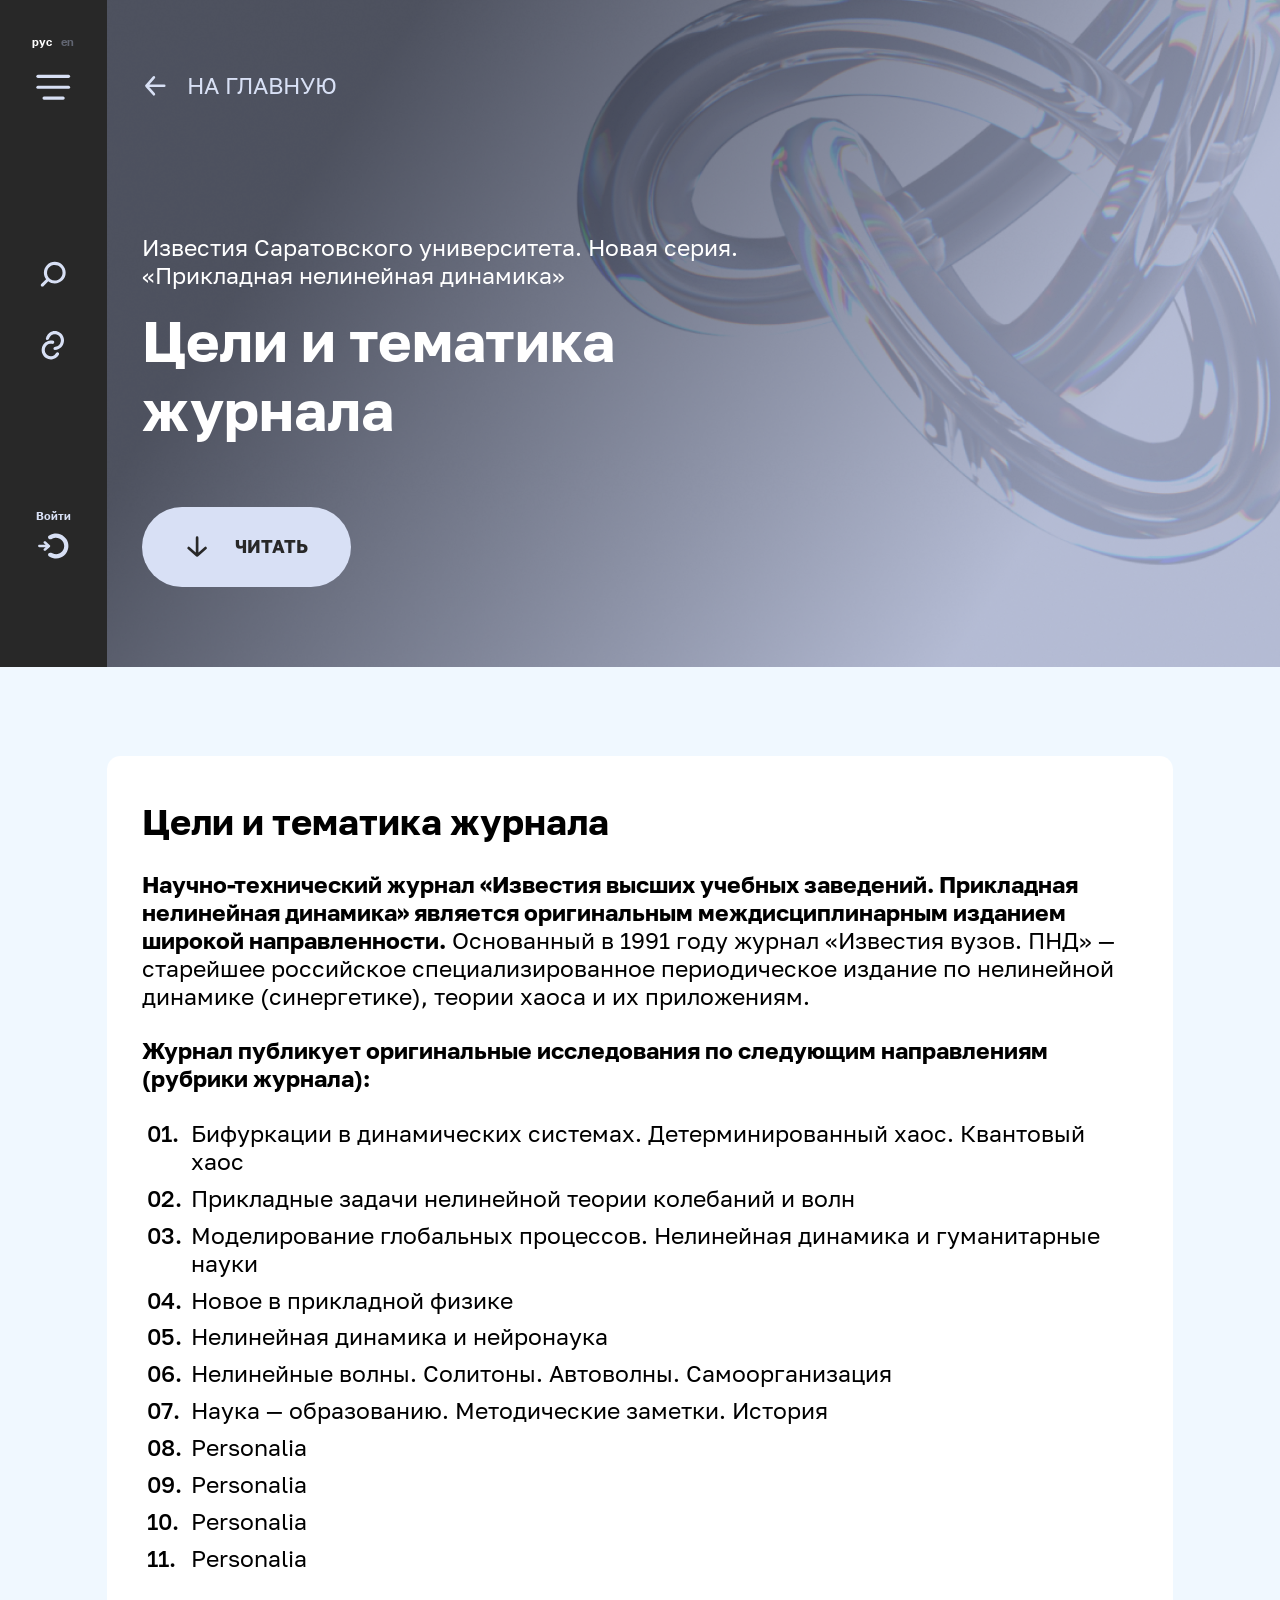
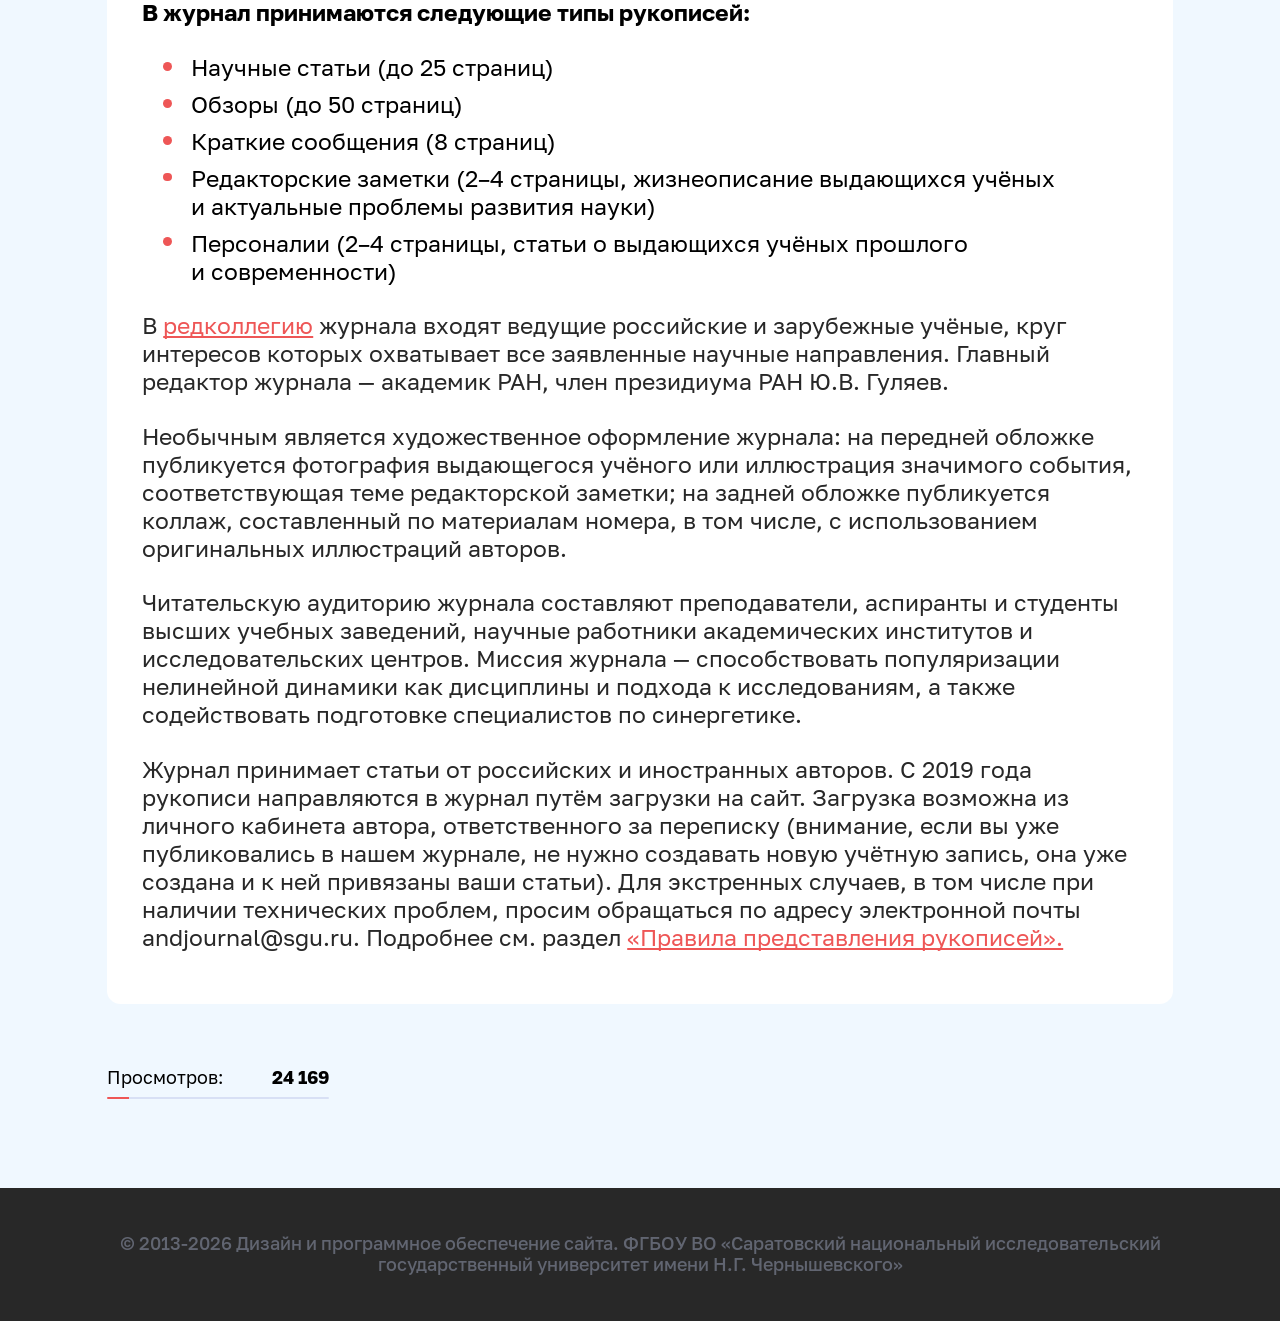
<file: thematics.html>
<!DOCTYPE html>
<html lang="ru">

<head>
    <meta charset="UTF-8">
    <meta name="viewport" content="width=device-width, initial-scale=1.0">
    <link rel="stylesheet" href="sass/style.css">
    <title>Journal</title>
    <link rel="icon" type="image/svg" sizes="16x16" href="./assets/icons/favicon/favicon-16x16.svg">
    <link rel="icon" type="image/svg" sizes="32x32" href="./assets/icons/favicon/favicon-32x32.svg">
    <link rel="icon" type="image/svg" sizes="100x100" href="./assets/icons/favicon/favicon-100x100.svg">
    <link rel="icon" type="image/svg" sizes="200x200" href="./assets/icons/favicon/favicon-200x200.svg">
</head>

<body>
    <header class="header">
        <nav class="header__nav">
            <ul class="header__nav-list">
                <li class="header__lang-switch">
                    <a href="/ru" hreflang="ru" rel="alternate" class="header__lang-link active" lang="ru"
                        aria-current="page">рус</a>
                    <a href="/en" hreflang="en" rel="alternate" class="header__lang-link" lang="en">en</a>
                </li>
                <li class="header__item">
                    <div class="header__item-btn">
                        <svg class="header__svg">
                            <use href="./assets/icons/header/sprite.svg#menu"></use>
                        </svg>
                    </div>
                </li>
                <li class="header__item">
                    <div class="header__item-btn">
                        <svg class="header__svg">
                            <use href="./assets/icons/header/sprite.svg#search"></use>
                        </svg>
                    </div>
                </li>
                <li class="header__item">
                    <div class="header__item-btn">
                        <svg class="header__svg">
                            <use href="./assets/icons/header/sprite.svg#rating"></use>
                        </svg>
                    </div>

                </li>
                <li class="header__item">
                    <div class="header__item-btn">
                        <p class="header__item-text" id="auth-text">Войти</p>
                        <svg class="header__svg">
                            <use href="./assets/icons/header/sprite.svg#login"></use>
                        </svg>
                    </div>
                </li>
            </ul>

            <ul class="header__content-feed">
                <li class="header__content-item">
                    <div class="header__content">
                        <div class="header__content-menu">
                            <ul class="header__content-list">
                                <li><a href="#" class="header__content-link">Архив</a></li>
                                <li><a href="#" class="header__content-link">Общая информация</a></li>
                                <li><a href="#" class="header__content-link">Цели и тематика журнала</a></li>
                                <li><a href="#" class="header__content-link">Индексирование</a></li>
                                <li><a href="#" class="header__content-link">Правила предоставления рукописей</a></li>
                                <li><a href="#" class="header__content-link">Порядок рецензирования рукописей</a></li>
                                <li><a href="#" class="header__content-link">Авторы</a></li>
                                <li><a href="#" class="header__content-link">Издательская этика</a></li>
                                <li><a href="#" class="header__content-link">Рубрики</a></li>
                                <li><a href="#" class="header__content-link">Новости</a></li>
                                <li><a href="#" class="header__content-link">Контакты</a></li>
                                <li><a href="#" class="header__content-link">Ранний доступ</a></li>
                            </ul>
                        </div>
                        <svg class="header__content-close">
                            <use href="./assets/icons/sprite.svg#cross"></use>
                        </svg>
                    </div>
                </li>
                <li class="header__content-item">
                    <div class="header__content">
                        <div class="header__content-menu">
                            <div class="header__content-title">поиск по сайту</div>
                            <div class="header__content-field">
                                <label class="header__content-label">По заголовку:</label>
                                <input type="text" class="header__content-form" autocomplete="off" autocorrect="off"
                                    autocapitalize="off" spellcheck="false">
                            </div>

                            <div class="header__content-field">
                                <label class="header__content-label">По ключевому слову:</label>
                                <div class="header__input-wrap">
                                    <input type="text" class="header__content-form" placeholder="Выбрать из списка"
                                        id="searchInput" autocomplete="off" autocorrect="off" autocapitalize="off"
                                        spellcheck="false">
                                    <div class="header__content-arrow"></div>
                                </div>
                                <div class="header__dropdown">
                                    <ul class="header__dropdown-list">
                                    </ul>
                                </div>
                            </div>
                            <div class="header__content-btn">
                                <div class="header__content-btn--small btn--main btn">
                                    <div class="header__content-text--big">Найти</div>
                                </div>
                                <div class="header__content-btn--highlight btn">
                                    <div class="header__content-text--tiny">Cбросить</div>
                                </div>
                            </div>
                        </div>
                        <svg class="header__content-close">
                            <use href="./assets/icons/sprite.svg#cross"></use>
                        </svg>
                    </div>
                </li>
                <li class="header__content-item">
                    <div class="header__content">
                        <div class="header__content-menu">
                            <ul class="header__content-list">
                                <li><a href="#" class="header__content-link">WoS: 0.13</a></li>
                                <li><a href="#" class="header__content-link">SCOPUS: 1.2</a></li>
                                <li><a href="#" class="header__content-link">RSCI</a></li>
                                <li><a href="#" class="header__content-link">РИНЦ: 0.626</a></li>
                                <li><a href="#" class="header__content-link">Scimago: Q3</a></li>
                                <li><a href="#" class="header__content-link">Список ВАК</a></li>
                                <li><a href="#" class="header__content-link">Журналы СГУ</a></li>
                            </ul>
                        </div>
                        <svg class="header__content-close">
                            <use href="./assets/icons/sprite.svg#cross"></use>
                        </svg>
                    </div>
                </li>
                <li class="header__content-item">
                    <div class="header__content" id="login-content">
                        <div class="header__content-menu">
                            <div class="header__content-title">Личный кабинет</div>
                            <div class="header__content-field">
                                <label class="header__content-label">Имя пользователя<span
                                        class="required-star">*</span>:</label>
                                <input type="text" class="header__content-form" id="login-input"
                                    placeholder="Введите логин" autocomplete="off" autocorrect="off"
                                    autocapitalize="off" spellcheck="false">
                            </div>
                            <div class="header__content-field">
                                <label class="header__content-label">Пароль<span class="required-star">*</span>:</label>
                                <input type="password" class="header__content-form" id="password-input"
                                    placeholder="Введите пароль" autocomplete="off" autocorrect="off"
                                    autocapitalize="off" spellcheck="false">
                            </div>
                            <div class="header__content-message" id="login-message"></div>
                            <div class="header__content-btn">
                                <div class="header__content-btn--small btn--main btn" id="login-btn">
                                    <div class="header__content-text--big">Войти</div>
                                </div>
                                <div class="header__content-btn--highlight btn">
                                    <div class="header__content-text--tiny">Забыли пароль?</div>
                                </div>
                                <div class="header__content-btn--big btn--dark-gray btn">
                                    <div class="header__content-text--small">Регистрация</div>
                                </div>
                            </div>
                        </div>
                        <svg class="header__content-close">
                            <use href="./assets/icons/sprite.svg#cross"></use>
                        </svg>
                    </div>
                    <div class="header__content" id="user-content">
                        <div class="header__content-menu">
                            <div class="header__content-title">Личный кабинет</div>
                            <div class="header__content-info">
                                <picture class="header__content-picture">
                                    <!-- <source srcset="/assets/img/user/photo.avif" type="image/avif"> -->
                                    <!-- <source srcset="/assets/img/user/photo.webp" type="image/webp"> -->
                                    <img class="header__content-img" src="./assets/img/user/photo.svg" alt="user_photo">
                                </picture>
                                <div class="header__content-surname" id="user-surname"></div>
                                <div class="header__content-name" id="user-name"></div>
                                <div class="header__content-id" id="user-id"></div>
                            </div>
                            <div class="header__content-btn">
                                <div class="header__content-btn--big btn--main btn">
                                    <div class="header__content-text--big">профиль</div>
                                </div>
                                <div class="header__content-btn--small btn--dark-gray btn" id="logout-btn">
                                    <div class="header__content-text--small">Выйти</div>
                                </div>
                            </div>
                        </div>
                        <svg class="header__content-close">
                            <use href="./assets/icons/sprite.svg#cross"></use>
                        </svg>
                    </div>
                </li>
            </ul>
        </nav>
    </header>

    <main class="main">
        <div class="thematics">
            <section class="hero">
                <div class="hero__bg">
                    <div class="hero__info">
                        <a href="./" class="hero__go-home">
                            <svg class="hero__svg">
                                <use href="./assets/icons/go-home/sprite.svg#go-home__arrow"></use>
                            </svg>
                            <span>на главную</span>
                        </a>
                        <div class="hero__info-content">
                            <div class="hero__info-subtitle">
                                <h2>Известия Саратовского университета. Новая серия. «Прикладная нелинейная динамика»
                                </h2>
                            </div>
                            <div class="hero__info-title">
                                <h1>Цели и тематика журнала</h1>
                            </div>
                            <div class="hero__info-button">
                                <div class="btn btn--gray hero__info-button--small">
                                    <svg class="svg svg--dark">
                                        <use href="./assets/icons/archive/sprite.svg#hero-arrow"></use>
                                    </svg>
                                    <span>читать</span>
                                </div>
                            </div>
                        </div>
                    </div>
                </div>
            </section>
            <section class="content">
                <div class="container">
                    <div class="card">
                        <header class="title">Цели и тематика журнала</header>
                        <div class="text">
                            <strong>Научно-технический журнал «Известия высших учебных заведений. Прикладная нелинейная
                                динамика» является оригинальным междисциплинарным изданием широкой
                                направленности.</strong>
                            Основанный в 1991 году журнал «Известия вузов. ПНД» — старейшее российское
                            специализированное периодическое издание по нелинейной динамике (синергетике), теории хаоса
                            и их приложениям.
                        </div>
                        <div class="subtitle">
                            Журнал публикует оригинальные исследования по следующим направлениям (рубрики журнала):
                        </div>
                        <ol class="list">
                            <li class="list-item">
                                <div class="text">Бифуркации в динамических системах. Детерминированный хаос.
                                    Квантовый хаос</div>
                            </li>
                            <li class="list-item">
                                <div class="text">Прикладные задачи нелинейной теории колебаний и волн</div>
                            </li>
                            <li class="list-item">
                                <div class="text">Моделирование глобальных процессов. Нелинейная динамика
                                    и гуманитарные науки</div>
                            </li>
                            <li class="list-item">
                                <div class="text">Новое в прикладной физике</div>
                            </li>
                            <li class="list-item">
                                <div class="text">Нелинейная динамика и нейронаука</div>
                            </li>
                            <li class="list-item">
                                <div class="text">Нелинейные волны. Солитоны. Автоволны. Самоорганизация</div>
                            </li>
                            <li class="list-item">
                                <div class="text">Наука — образованию. Методические заметки. История</div>
                            </li>
                            <li class="list-item">
                                <div class="text">Personalia</div>
                            </li>
                            <li class="list-item">
                                <div class="text">Personalia</div>
                            </li>
                            <li class="list-item">
                                <div class="text">Personalia</div>
                            </li>
                            <li class="list-item">
                                <div class="text">Personalia</div>
                            </li>
                        </ol>
                        <div class="subtitle">
                            В журнал принимаются следующие типы рукописей:
                        </div>
                        <ul class="list">
                            <li class="list-item list-item--point">
                                <div class="text">Научные статьи (до 25 страниц)</div>
                            </li>
                            <li class="list-item list-item--point">
                                <div class="text">Обзоры (до 50 страниц)</div>
                            </li>
                            <li class="list-item list-item--point">
                                <div class="text">Краткие сообщения (8 страниц)</div>
                            </li>
                            <li class="list-item list-item--point">
                                <div class="text">Редакторские заметки (2–4 страницы, жизнеописание выдающихся
                                    учёных и актуальные проблемы развития науки)</div>
                            </li>
                            <li class="list-item list-item--point">
                                <div class="text">Персоналии (2–4 страницы, статьи о выдающихся учёных прошлого
                                    и современности)</div>
                            </li>
                        </ul>
                        <div class="text">
                            <p>В <a href="/" class="link">редколлегию</a>
                                журнала входят ведущие российские и зарубежные учёные,
                                круг интересов которых охватывает все заявленные научные направления. Главный редактор
                                журнала — академик РАН, член президиума РАН Ю.В. Гуляев.</p>
                            <p>Необычным является художественное оформление журнала: на передней обложке публикуется
                                фотография выдающегося учёного или иллюстрация значимого события,
                                соответствующая теме редакторской заметки; на задней обложке публикуется коллаж,
                                составленный по материалам номера, в том числе, с использованием оригинальных
                                иллюстраций
                                авторов.</p>
                            <p>Читательскую аудиторию журнала составляют преподаватели, аспиранты и студенты высших
                                учебных
                                заведений, научные работники академических институтов и исследовательских центров.
                                Миссия
                                журнала — способствовать популяризации нелинейной динамики как дисциплины и подхода
                                к исследованиям, а также содействовать подготовке специалистов по синергетике.</p>
                            <p>Журнал принимает статьи от российских и иностранных авторов. С 2019 года рукописи
                                направляются в журнал путём загрузки на сайт. Загрузка возможна из личного кабинета
                                автора,
                                ответственного за переписку (внимание, если вы уже публиковались в нашем
                                журнале, не нужно
                                создавать новую учётную запись, она уже создана и к ней привязаны ваши статьи).
                                Для экстренных случаев, в том числе при наличии технических проблем, просим обращаться
                                по адресу электронной почты andjournal@sgu.ru. Подробнее см. раздел
                                <a href="/" class="link">
                                    «Правила представления рукописей».
                                </a>
                            </p>
                        </div>
                    </div>
                    <div class="viewing">
                        <div class="viewing-wrap">
                            <div class="viewing__text">Просмотров:</div>
                            <div class="viewing__number">241746</div>
                        </div>
                        <div class="viewing__line"></div>
                    </div>
                </div>
            </section>
        </div>

    </main>

    <footer class="footer">
        <div class="container">
            <div class="footer__info">
                <p class="footer__text">© 2013-2026 Дизайн и программное обеспечение сайта. ФГБОУ ВО «Саратовский
                    национальный исследовательский государственный университет имени Н.Г. Чернышевского»</p>
            </div>
        </div>
    </footer>
    <script src="./js/script.js"></script>
    <script src="./js/viewing.js"></script>
</body>

</html>
</file>
<file: sass/style.css>
@keyframes bounceArrow {
  0%, 100% {
    transform: translateY(0);
  }
  50% {
    transform: translateY(-0.3rem);
  }
}
@keyframes bounceLinkArrow {
  0%, 100% {
    transform: translate(0, 0);
  }
  50% {
    transform: translate(0.3rem, -0.3rem);
  }
}
html {
  font-size: 0.6944444444vw;
  font-family: "Golos Text", sans-serif;
  margin: 0;
  padding: 0;
}

body {
  margin: 0;
  padding: 0;
  background-color: aliceblue;
}

input::-ms-reveal,
input::-ms-clear {
  display: none;
}

ol,
ul {
  padding: 0;
  margin: 0;
}

ul li {
  margin: 0;
  padding: 0;
  list-style: none;
}

img {
  width: 100%;
  height: 100%;
  -o-object-fit: cover;
     object-fit: cover;
}

picture {
  display: block;
  width: 100%;
  height: 100%;
}

@media (max-width: 48em) {
  html {
    font-size: 2.0833333333vw;
  }
}
h1,
h2,
h3,
h4,
h5,
h6 {
  margin: 0;
  padding: 0;
}

a {
  text-decoration: none;
  color: #282828;
}

p {
  margin: 0;
  color: #282828;
}

.accordion__list {
  display: flex;
  flex-direction: column;
}
.accordion__list-item {
  position: relative;
  display: flex;
  flex-direction: column;
}
.accordion__list-item::before, .accordion__list-item::after {
  content: "";
  position: absolute;
  left: 0;
  top: 1.5rem;
  width: 2rem;
  height: 0.3rem;
  background-color: #ee5656;
  border-radius: 0.3rem;
  transition: transform 0.5s ease-in-out;
}
.accordion__list-item::after {
  transform: rotate(90deg);
}
.accordion__list-item:has(.accordion-dropdown.open)::before {
  transform: rotate(45deg);
}
.accordion__list-item:has(.accordion-dropdown.open)::after {
  transform: rotate(135deg);
}
.accordion__trigger {
  cursor: pointer;
  font-weight: 600;
  font-size: 2.6rem;
  padding-left: 3.5rem;
}
.accordion-dropdown {
  padding-left: 3.5rem;
  opacity: 0;
  max-height: 0;
  overflow: hidden;
  transition: opacity 0.5s ease-in-out, max-height 0.5s ease-in-out, padding-top 0.5s ease-in-out;
}
.accordion-dropdown.open {
  padding-top: 2rem;
  opacity: 1;
}
.accordion-dropdown__list-item {
  display: flex;
  gap: 1rem;
}
@media (max-width: 48em) {
  .accordion__trigger {
    font-size: 2rem;
  }
}

button {
  background: none;
  border: none;
  padding: 0;
  margin: 0;
  -webkit-appearance: none;
  -moz-appearance: none;
  appearance: none;
  font: inherit;
  color: inherit;
  -webkit-tap-highlight-color: transparent;
}

.btn {
  -webkit-tap-highlight-color: transparent;
  outline: none;
  cursor: pointer;
  border-radius: 10rem;
  display: flex;
  align-items: center;
  justify-content: center;
  flex-direction: row;
  transition: background-color 0.5s ease-in-out;
  text-transform: uppercase;
}
.btn--highlight {
  text-decoration: underline;
  text-decoration-style: dashed;
}
.btn--main {
  background-color: #ee5656;
  color: #ffffff;
}
@media (hover: hover) {
  .btn--main:hover {
    background-color: #fd5f5f;
  }
}
.btn--gray {
  background-color: #d8e0f5;
  color: #282828;
}
@media (hover: hover) {
  .btn--gray:hover {
    background-color: #e2eaff;
  }
}
.btn--dark-gray {
  background-color: #3c3d41;
  color: #ffffff;
}
@media (hover: hover) {
  .btn--dark-gray:hover {
    background-color: #484b53;
  }
}
.btn-wrap {
  display: flex;
  justify-content: center;
}

.cards {
  display: grid;
}

.card {
  display: flex;
  flex-direction: column;
  justify-content: space-between;
  border-radius: 1.5rem;
}
.card__header {
  font-weight: 700;
  font-size: 4rem;
}
.card__header-wrap {
  display: flex;
  flex-direction: column;
  gap: 1rem;
}
.card__content {
  display: flex;
  flex-direction: column;
}
.card__footer {
  display: flex;
}
.card-wrap {
  display: flex;
  flex-direction: column;
  gap: 3rem;
}
@media (max-width: 48em) {
  .card__header {
    font-size: 3rem;
  }
  .card-wrap {
    gap: 2rem;
  }
}

.container {
  width: 120rem;
  margin: 0 auto;
  padding: 10rem 0 10rem 0;
}

.menu-layer {
  z-index: 10;
}

.required-star {
  color: #ee5656;
}

.no-scroll {
  overflow: hidden;
}

.block-wrap {
  display: flex;
}

.circle-picture {
  border-radius: 50%;
  display: block;
  overflow: hidden;
  width: 17rem;
  height: 17rem;
}
.circle-picture--small {
  width: 11rem;
  height: 11rem;
}
@media (max-width: 48em) {
  .circle-picture {
    width: 12rem;
    height: 12rem;
  }
  .circle-picture--small {
    width: 11rem;
    height: 11rem;
  }
}

.line--thin {
  width: 100%;
  height: 0;
  border: 0.1rem solid #d8e0f5;
  margin: 1.95rem 0 1.95rem;
}

@media (max-width: 48em) {
  .no-scroll {
    overflow: scroll;
  }
  .container {
    width: 45rem;
  }
}
.footer .container {
  width: 100%;
  background-color: #282828;
  padding: 0;
}
.footer__info {
  padding: 5.1rem 12rem;
  text-align: center;
  font-weight: 500;
  font-size: 2rem;
}
.footer__text {
  color: #616571;
}
@media (max-width: 48em) {
  .footer__info {
    padding: 3.7rem 1.5rem;
    font-size: 1.6rem;
  }
}

.header {
  width: 12rem;
  height: 75rem;
  position: absolute;
}
.header__nav {
  height: 100%;
}
.header__nav-list {
  background-color: #282828;
  height: 100%;
  display: flex;
  flex-direction: column;
  padding: 0;
  align-items: center;
  position: relative;
  z-index: 11;
}
.header__input-wrap {
  position: relative;
}
.header__content {
  position: absolute;
  left: -61rem;
  width: 49rem;
  height: 75rem;
  top: 0;
  background-color: #282828;
  transition: transform 0.5s ease-in-out, left 0.5s ease-in-out;
}
.header__content-feed {
  z-index: 1;
}
.header__content-list {
  display: flex;
  flex-direction: column;
  gap: 2rem;
}
.header__content-img {
  width: 100%;
  height: 100%;
  -o-object-fit: cover;
     object-fit: cover;
}
.header__content-picture {
  width: 11rem;
  height: 11rem;
  border-radius: 50%;
  margin-bottom: 2rem;
  overflow: hidden;
}
.header__content-id {
  font-weight: 400;
  font-size: 2rem;
  color: #d8e0f5;
  padding-top: 2rem;
}
.header__content-surname {
  font-weight: 700;
  font-size: 2.6rem;
  color: #d8e0f5;
}
.header__content-info {
  display: flex;
  align-items: center;
  justify-content: center;
  flex-direction: column;
}
.header__content-name {
  font-weight: 400;
  font-size: 2.6rem;
  color: #d8e0f5;
}
.header__content.active {
  left: 12rem;
}
.header__content-text--big {
  font-weight: 700;
  font-size: 2rem;
  text-transform: uppercase;
}
.header__content-text--small {
  font-weight: 400;
  font-size: 2rem;
}
.header__content-text--tiny {
  font-weight: 400;
  font-size: 1.6rem;
}
.header__content-btn {
  display: flex;
  align-items: center;
  justify-content: center;
  flex-direction: column;
  gap: 2rem;
  padding-top: 1rem;
}
.header__content-btn .btn--dark-gray {
  margin-top: 2rem;
}
.header__content-btn--small {
  width: 15.3rem;
  height: 6.4rem;
}
.header__content-btn--highlight {
  color: #d8e0f5;
  text-decoration: underline;
  text-decoration-style: dashed;
  text-underline-offset: 0.3rem;
  text-decoration-color: #ee5656;
}
.header__content-btn--big {
  width: 20.7rem;
  height: 6.4rem;
}
.header__content-title {
  font-size: 2rem;
  font-weight: 700;
  text-transform: uppercase;
  color: #d8e0f5;
  padding-bottom: 1rem;
}
.header__content-arrow {
  position: absolute;
  right: 2rem;
  top: 50%;
  transform: translateY(-50%);
  width: 1rem;
  height: 0.6rem;
  pointer-events: none;
}
.header__content-arrow::before {
  content: "";
  position: absolute;
  width: 0.6rem;
  height: 0.6rem;
  border-left: 0.2rem solid #ee5656;
  border-bottom: 0.2rem solid #ee5656;
  transform: translateY(-25%) rotate(-45deg);
  transition: transform 0.5s ease-in-out;
}
.header__content-arrow.active::before {
  transform: rotate(45deg) rotate3d(1, 0, 0, 180deg);
}
.header__content-form {
  border: 0.1rem solid #ee5656;
  border-radius: 1.1rem;
  width: 100%;
  height: 5rem;
  background-color: #282828;
  box-sizing: border-box;
  position: relative;
  font-weight: 400;
  font-size: 1.6rem;
  color: #d8e0f5;
  padding-left: 2rem;
}
.header__content-form:focus {
  outline: none;
}
.header__content-form::-moz-placeholder {
  color: #616571;
  font-weight: 400;
  font-size: 1.6rem;
  padding-left: 2rem;
}
.header__content-form::placeholder {
  color: #616571;
  font-weight: 400;
  font-size: 1.6rem;
  padding-left: 2rem;
}
.header__content-field {
  display: flex;
  flex-direction: column;
  position: relative;
}
.header__content-label {
  color: #d8e0f5;
  font-size: 2rem;
  font-weight: 400;
  padding-bottom: 1rem;
}
.header__content-wrap {
  padding: 3.5rem 2.5rem;
  display: flex;
  justify-content: space-between;
}
.header__content-menu {
  display: flex;
  flex-direction: column;
  gap: 3rem;
  padding: 3.5rem 4rem 8rem 4rem;
}
.header__content-link {
  color: #d8e0f5;
  font-weight: 400;
  font-size: 2rem;
  transition: color 0.5s ease-in-out;
}
.header__content-close {
  cursor: pointer;
  position: absolute;
  right: 4rem;
  top: 3.5rem;
  height: 2.5rem;
  width: 2.5rem;
  fill: #d8e0f5;
  transition: fill 0.5s ease-in-out;
}
.header__dropdown {
  max-height: 41rem;
  position: absolute;
  width: 100%;
  border: 0.1rem solid #ee5656;
  border-radius: 1.1rem;
  display: none;
  top: calc(100% - 5rem);
  box-sizing: border-box;
  padding-top: 5rem;
}
.header__dropdown.show {
  display: block;
}
.header__dropdown-list {
  overflow-y: auto;
  max-height: 31rem;
  background: #282828;
  color: white;
  display: flex;
  flex-direction: column;
  gap: 2rem;
  padding: 2rem 3.5rem 2rem 2rem;
  border-radius: 1.1rem;
}
.header__dropdown-list::-webkit-scrollbar {
  width: 0.6rem;
  padding-top: 2rem;
}
.header__dropdown-list::-webkit-scrollbar-track {
  background: #616571;
  border-radius: 1.1rem;
  margin: 2rem 0;
}
.header__dropdown-list::-webkit-scrollbar-thumb {
  background: #d8e0f5;
  border-radius: 1.1rem;
}
.header__dropdown-list::-webkit-scrollbar-button {
  display: none;
}
.header__dropdown-item {
  font-weight: 400;
  font-size: 1.6rem;
  color: #d8e0f5;
}
.header__dropdown-link {
  font-weight: 400;
  font-size: 1.6rem;
  color: #d8e0f5;
}
.header__item-btn {
  display: flex;
  align-items: center;
  justify-content: center;
  flex-direction: column;
  fill: #d8e0f5;
  transition: fill 0.5s ease-in-out;
  cursor: pointer;
}
.header__item-btn p {
  transition: color 0.5s ease-in-out;
}
.header__item-btn.active {
  fill: #ee5656;
}
.header__item-btn.active p {
  color: #ee5656;
}
.header__item-text {
  color: #d8e0f5;
  font-weight: 700;
  font-size: 1.2rem;
}
.header__item:nth-child(2) {
  padding-top: 2rem;
}
.header__item:nth-child(3) {
  padding-top: 16rem;
}
.header__item:nth-child(4) {
  padding-top: 3rem;
}
.header__item:nth-child(5) {
  padding-top: 16rem;
}
.header__list {
  display: flex;
  flex-direction: column;
  padding: 0;
  align-items: center;
}
.header__svg {
  width: 5rem;
  height: 5rem;
}
.header__lang-link {
  color: #616571;
  font-weight: 700;
  font-size: 1.2rem;
}
.header__lang-switch {
  padding-top: 4rem;
  display: flex;
  justify-content: center;
  gap: 1rem;
}
.header__lang-switch .active {
  color: #ffffff;
}
@media (hover: hover) {
  .header__item-btn:hover {
    fill: #ee5656;
  }
  .header__item-btn:hover p {
    color: #ee5656;
  }
  .header__content-close:hover {
    fill: #ee5656;
  }
  .header__content-link:hover {
    color: #ee5656;
  }
}
@media (max-width: 48em) {
  .header:has(~ main .archive, ~ main .thematics) .header__content {
    height: 60rem;
  }
  .header:has(~ main .archive, ~ main .thematics) .header__content-menu {
    padding-bottom: 6rem;
  }
  .header {
    width: 100%;
    height: 16.1rem;
  }
  .header__content {
    width: 100%;
    height: 78rem;
    left: 0rem;
    top: -62rem;
  }
  .header__content.active {
    transform: translateY(78rem);
    left: 0;
  }
  .header__content-close {
    display: none;
  }
  .header__content-title {
    text-align: center;
  }
  .header__lang-switch {
    width: 100%;
    background-color: #1f1f1f;
    gap: 8rem;
    padding: 1.8rem 0;
    flex: 0 0 100%;
  }
  .header__lang-link {
    font-size: 2rem;
  }
  .header__nav-list {
    flex-direction: row;
    justify-content: space-between;
    flex-wrap: wrap;
    align-items: flex-start;
  }
  .header__item {
    flex: 1 0 auto;
    display: flex;
    justify-content: center;
  }
  .header__item-text {
    display: none;
  }
  .header__item:nth-child(1) {
    padding-top: 0;
  }
  .header__item:nth-child(2) {
    padding-top: 0;
  }
  .header__item:nth-child(3) {
    padding-top: 0;
  }
  .header__item:nth-child(4) {
    padding-top: 0;
  }
  .header__item:nth-child(5) {
    padding-top: 0;
  }
}

.hero__bg {
  height: 75rem;
  background-size: cover;
}
.hero__bg::before {
  content: "";
  height: 75rem;
  position: absolute;
  inset: 0;
  background: linear-gradient(90deg, transparent 0%, rgba(0, 0, 0, 0.1) 20%, rgba(0, 0, 0, 0.2) 40%, rgba(0, 0, 0, 0.4) 60%, rgba(0, 0, 0, 0.6) 80%, rgba(0, 0, 0, 0.8) 100%);
  pointer-events: none;
  z-index: 1;
  opacity: 0;
  transition: opacity 0.5s ease-in-out;
}
.hero__bg.active::before {
  opacity: 1;
}
.hero__go-home {
  text-transform: uppercase;
  font-weight: 400;
  font-size: 2.6rem;
  color: #d8e0f5;
  display: flex;
  gap: 2rem;
  align-self: start;
  align-items: center;
  transition: color 0.5s ease-in-out;
}
.hero__go-home .hero__svg {
  width: 3rem;
  height: 3rem;
  stroke: #d8e0f5;
  transition: stroke 0.5s ease-in-out;
}
.hero__header {
  display: flex;
  flex-direction: column;
  gap: 1rem;
  font-weight: 400;
  font-size: 2rem;
  color: #ffffff;
}
.hero__info {
  box-sizing: border-box;
  display: flex;
  flex-direction: column;
  height: 100%;
  justify-content: space-between;
  padding: 8rem 48rem 9rem 16rem;
}
.hero__info-title {
  padding-bottom: 6rem;
}
.hero__info-title h1 {
  font-weight: 500;
  font-size: 6.4rem;
  color: #ffffff;
}
.hero__info-subtitle {
  padding-bottom: 1rem;
}
.hero__info-subtitle h2 {
  color: #ffffff;
  font-weight: 400;
  font-size: 2.6rem;
}
.hero__info-button {
  display: flex;
  gap: 2rem;
  font-weight: 700;
  font-size: 2rem;
}
.hero__info-button--tiny {
  width: 23.5rem;
  height: 9rem;
  gap: 2rem;
}
.hero__info-button--small {
  width: 30.7rem;
  height: 9rem;
  gap: 2rem;
}
.hero__info-button--big {
  width: 36.5rem;
  height: 9rem;
  gap: 2rem;
}
@media (hover: hover) {
  .hero__go-home:hover {
    color: #ee5656;
  }
  .hero__go-home:hover .hero__svg {
    stroke: #ee5656;
  }
}
@media (max-width: 48em) {
  .hero__bg {
    height: 94rem;
    background-position: center;
  }
  .hero__bg::before {
    display: none;
  }
  .hero__go-home {
    align-self: center;
    font-size: 2rem;
  }
  .hero__header {
    align-items: center;
    font-size: 1.6rem;
  }
  .hero__info {
    padding: 20rem 1.5rem 10rem;
  }
  .hero__info-title {
    padding-bottom: 5rem;
  }
  .hero__info-title h1 {
    font-size: 4.8rem;
    text-align: center;
  }
  .hero__info-subtitle h2 {
    font-size: 2rem;
    text-align: center;
  }
  .hero__info-button {
    flex-direction: column;
    align-items: center;
  }
  .hero__info-button--small {
    height: 9rem;
    width: 33rem;
  }
  .hero__info-button--big {
    height: 9rem;
    width: 33rem;
  }
}

.link {
  font-weight: 400;
  font-size: 2.6rem;
  text-decoration: underline;
  color: #ee5656;
  -webkit-text-decoration-skip-ink: none;
          text-decoration-skip-ink: none;
}
.link--bold {
  font-weight: 700;
}
.link-wrap {
  padding-bottom: 1rem;
}
@media (max-width: 48em) {
  .link {
    font-size: 2rem;
  }
}

.list {
  display: flex;
  flex-direction: column;
  gap: 1rem;
}
.list-item {
  display: flex;
  align-items: center;
}
.list-item__header {
  display: flex;
  gap: 0.5rem;
}
.list-item__footer {
  flex-direction: column;
  width: 100%;
}
.list-item--point {
  padding-left: 5.5rem;
  position: relative;
}
.list-item--point::before {
  content: "";
  top: 1rem;
  left: 2.3rem;
  position: absolute;
  width: 1rem;
  height: 1rem;
  border-radius: 100%;
  background-color: #ee5656;
}

.sources-list {
  display: flex;
  flex-direction: column;
  gap: 1.5rem;
  overflow: hidden;
  padding-left: 4rem;
  transition: height 0.5s ease-in-out;
}
.sources-list li {
  list-style-type: decimal;
}
@media (max-width: 48em) {
  .sources-list {
    padding-left: 3rem;
  }
}

.pagination {
  width: 100%;
  display: flex;
  justify-content: space-between;
  padding-bottom: 5rem;
}
.pagination-selector {
  display: flex;
  align-items: center;
}
.pagination-wrap {
  padding: 0 3.7rem;
  border-radius: 1.5rem;
  background-color: #ecf1fb;
  display: flex;
  gap: 5.35rem;
  align-items: center;
  height: 6rem;
}
.pagination-list {
  display: flex;
  gap: 6rem;
}
.pagination-item {
  font-weight: 700;
  font-size: 2.6rem;
}
.pagination-item.active {
  color: #ee5656;
}
.pagination-arrow {
  width: 2.4rem;
  height: 2.4rem;
  stroke: #282828;
}
.pagination-arrow.active {
  stroke: #ee5656;
}

.selector__label {
  font-weight: 400;
  font-size: 2.6rem;
  padding-right: 2rem;
}
.selector__value {
  font-weight: 700;
  font-size: 2.6rem;
  transition: color 0.5s ease-in-out;
}
.selector-wrap {
  position: relative;
  width: 18rem;
  z-index: 10;
  cursor: pointer;
}
.selector-wrap.open .selector__box {
  border-bottom-left-radius: 0;
  border-bottom-right-radius: 0;
  transition: border-radius 0.5s ease-in-out;
}
.selector-wrap.open .selector__value {
  color: #ee5656;
}
.selector-wrap.open .selector__arrow {
  transform: rotate(180deg);
}
.selector-wrap.open .selector__dropdown {
  max-height: 35rem;
  border-width: 0.2rem;
}
.selector__box {
  padding: 1.2rem 2rem;
  border: 0.2rem solid #d8e0f5;
  border-radius: 1.5rem;
  background: #ffffff;
  display: flex;
  align-items: center;
  justify-content: space-between;
  transition: border-radius 0.5s ease-in-out;
}
.selector__arrow {
  width: 0;
  height: 0;
  border-left: 1rem solid transparent;
  border-right: 1rem solid transparent;
  border-top: 1.5rem solid #ee5656;
  transition: transform 0.5s ease-in-out;
}
.selector__dropdown {
  position: absolute;
  top: 100%;
  left: 0;
  right: 0;
  background: #ffffff;
  border-radius: 0 0 1.5rem 1.5rem;
  margin-top: -0.2rem;
  border: 0 solid #d8e0f5;
  border-top: none;
  max-height: 0;
  overflow: hidden;
  transition: max-height 0.4s cubic-bezier(0.25, 0.46, 0.45, 0.94), border-width 0.2s ease-out;
}
.selector__dropdown-button {
  font-weight: 700;
  font-size: 2.6rem;
  cursor: pointer;
  transition: color 0.5s ease-in-out;
  padding: 0.2rem;
}
.selector__dropdown-item {
  padding-left: 2rem;
}
.selector__dropdown-list {
  max-height: 34rem;
  overflow-y: auto;
  display: flex;
  gap: 0.6rem;
  flex-direction: column;
  padding-bottom: 1rem;
}
.selector__dropdown-list::-webkit-scrollbar {
  width: 1rem;
}
.selector__dropdown-list::-webkit-scrollbar-track {
  background: #d8e0f5;
  border-radius: 1.5rem;
  margin-bottom: 1.4rem;
}
.selector__dropdown-list::-webkit-scrollbar-thumb {
  background: #ee5656;
  border-radius: 1.5rem;
  cursor: pointer;
  -webkit-transition: background 0.5s ease-in-out;
  transition: background 0.5s ease-in-out;
}
.selector__dropdown-list::-webkit-scrollbar-thumb:active {
  background: #fd5f5f;
}
@media (hover: hover) {
  .selector__dropdown-button:hover {
    color: #ee5656;
  }
  .selector__dropdown-list::-webkit-scrollbar-thumb:hover {
    background: #fd5f5f;
  }
  .selector__arrow:hover {
    border-top: 1.5rem solid #fd5f5f;
  }
}
@media (max-width: 48em) {
  .selector__label {
    padding-right: 0;
    font-size: 2rem;
  }
  .selector-wrap {
    width: 21.5rem;
  }
}

.svg {
  width: 3.5rem;
  height: 3.5rem;
  flex-shrink: 0;
  transition: fill 0.5s ease-in-out, stroke 0.5s ease-in-out;
}
.svg-wrap {
  display: flex;
}
.svg--tiny {
  width: 2rem;
  height: 2rem;
}
.svg--small {
  width: 3rem;
  height: 3rem;
}
.svg--medium {
  width: 3.2rem;
  height: 3.2rem;
}
.svg--big {
  width: 5rem;
  height: 5rem;
}
.svg--main {
  fill: #ee5656;
  stroke: #ee5656;
}
.svg--dark {
  fill: #282828;
  stroke: #282828;
}
.svg--white {
  fill: #ffffff;
  stroke: #ffffff;
}

.download-svg__wrap {
  transition: transform 0.5s ease-in-out;
}
.download-svg {
  border-radius: 100%;
  width: 5rem;
  height: 5rem;
  background-color: #ee5656;
  display: flex;
  align-items: center;
  justify-content: center;
  flex-direction: column;
  flex-shrink: 0;
}
.download-svg--arrow {
  width: 1rem;
  height: 1.4rem;
  stroke: #ffffff;
  transition: stroke 0.5s ease-in-out;
}
.download-svg--line {
  width: 1.9rem;
  height: 0.6rem;
  padding-bottom: 0.5rem;
  stroke: #ffffff;
  transition: stroke 0.5s ease-in-out;
}
.download-svg--pdf {
  width: 2.5rem;
  height: 1rem;
  fill: #ffffff;
  transition: fill 0.5s ease-in-out;
}
@media (hover: hover) {
  .download-svg:hover .download-svg--arrow {
    animation: bounceArrow 1s ease infinite;
  }
}

.link-svg {
  border-radius: 100%;
  border: 0.2rem solid #ee5656;
  width: 5rem;
  height: 5rem;
  display: flex;
  align-items: center;
  justify-content: center;
  flex-direction: column;
}
.link-svg--arrow {
  width: 1.8rem;
  height: 1.8rem;
  stroke: #ee5656;
}
@media (hover: hover) {
  .link-svg:hover .link-svg--arrow {
    animation: bounceLinkArrow 1s ease infinite;
  }
}

.text {
  font-weight: 400;
  font-size: 2.6rem;
  transition: color 0.5s ease-in-out;
}
.text-wrap {
  padding-right: 6rem;
  position: relative;
  overflow: hidden;
}
.text--bold {
  font-weight: 700;
}
.text p {
  padding-bottom: 3rem;
}
@media (max-width: 48em) {
  .text {
    font-size: 2rem;
  }
}

.title {
  font-weight: 700;
  font-size: 4rem;
}
.title--big {
  font-weight: 400;
  font-size: 9.6rem;
  text-align: center;
  padding-bottom: 2rem;
}
@media (max-width: 48em) {
  .title {
    font-size: 3rem;
  }
}

.subtitle {
  font-weight: 700;
  font-size: 2.6rem;
}
@media (max-width: 48em) {
  .subtitle {
    font-size: 2rem;
  }
}

.viewing {
  width: 25rem;
  padding-top: 7rem;
}
.viewing-wrap {
  display: flex;
  justify-content: space-between;
  padding-bottom: 1rem;
}
.viewing__text {
  font-weight: 400;
  font-size: 2rem;
}
.viewing__number {
  font-weight: 700;
  font-size: 2rem;
}
.viewing__line {
  width: 100%;
  height: 0.3rem;
  background: linear-gradient(to right, #ee5656 0%, #ee5656 var(--progress), #d8e0f5 var(--progress), #d8e0f5 100%);
  border-radius: 10rem;
  transition: background 0.1s linear;
}
@media (max-width: 48em) {
  .viewing {
    padding-top: 3rem;
  }
}

.archive .hero__bg {
  background-image: url("../assets/img/background/archive__background.png");
}
.archive .hero__info-title {
  padding-bottom: 7rem;
}
.archive .hero__info-title h1 {
  font-weight: 700;
}
.archive .hero__info-subtitle {
  padding-bottom: 2rem;
}
.archive .title {
  font-size: 3.2rem;
  text-transform: uppercase;
  transition: color 0.5s ease-in-out;
}
.archive .subtitle {
  font-weight: 500;
  font-size: 2rem;
  transition: color 0.5s ease-in-out;
}
.archive .cards {
  grid-template-columns: repeat(3, 1fr);
  gap: 4.7rem 2rem;
  padding-bottom: 2.7rem;
}
.archive .download-svg {
  position: absolute;
  right: 3rem;
  top: 3rem;
}
.archive .card {
  background-image: linear-gradient(135deg, #e8f0ff 0%, #c8d1ea 100%);
  position: relative;
  transition: background 0.5s ease-in-out;
  height: 22.5rem;
  padding: 3.5rem 3rem 4rem;
}
.archive .card::before {
  content: "";
  position: absolute;
  right: 5rem;
  bottom: -1rem;
  width: 14.7rem;
  height: 21.4rem;
  background-size: cover;
  background-repeat: no-repeat;
  z-index: 1;
  pointer-events: none;
  transform: rotate(-15deg);
  border-radius: 1.5rem;
  transition: transform 0.5s ease-in-out;
}
.archive .card[data-bg-icon="icon-1.png"]::before {
  background-image: url("../assets/icons/archive/bg-image/icon-1.png");
}
.archive .card[data-bg-icon="icon-2.png"]::before {
  background-image: url("../assets/icons/archive/bg-image/icon-2.png");
}
.archive .card[data-bg-icon="icon-3.png"]::before {
  background-image: url("../assets/icons/archive/bg-image/icon-3.png");
}
.archive .card[data-bg-icon="icon-4.png"]::before {
  background-image: url("../assets/icons/archive/bg-image/icon-4.png");
}
.archive .card[data-bg-icon="icon-5.png"]::before {
  background-image: url("../assets/icons/archive/bg-image/icon-5.png");
}
.archive .card[data-bg-icon="icon-6.png"]::before {
  background-image: url("../assets/icons/archive/bg-image/icon-6.png");
}
.archive .card__content {
  justify-content: space-between;
  height: 100%;
}
.archive .card__header {
  display: flex;
  flex-direction: column;
  gap: 1rem;
}
.archive .card__footer {
  gap: 2rem;
  align-items: center;
}
.archive .card__footer .text {
  font-weight: 700;
  font-size: 2rem;
  color: #ee5656;
  text-transform: uppercase;
}
@media (hover: hover) {
  .archive .card:hover {
    background: #ee5656;
  }
  .archive .card:hover::before {
    transform: rotate(15deg);
  }
  .archive .card:hover .text,
  .archive .card:hover .title,
  .archive .card:hover .subtitle {
    color: #ffffff;
  }
  .archive .card:hover .svg--main {
    stroke: #ffffff;
  }
  .archive .card:hover .download-svg {
    background-color: #ffffff;
  }
  .archive .card:hover .download-svg--line {
    stroke: #ee5656;
  }
  .archive .card:hover .download-svg--arrow {
    stroke: #ee5656;
  }
  .archive .card:hover .download-svg--pdf {
    fill: #ee5656;
  }
  .archive .card:hover .download-svg:hover {
    transform: scale(1.2);
  }
  .archive .card:hover .download-svg:hover .download-svg--arrow {
    animation: bounceArrow 1s ease infinite;
  }
  .archive .hero .btn:hover .svg {
    animation: bounceArrow 1s ease infinite;
  }
}
@media (max-width: 48em) {
  .archive .hero__bg {
    height: 76rem;
  }
  .archive .hero__info {
    padding-bottom: 8rem;
  }
  .archive .hero__info-title {
    padding-bottom: 3rem;
  }
  .archive .hero__info-button--small {
    width: 30.7rem;
  }
  .archive .cards {
    grid-template-columns: repeat(1, 1fr);
  }
  .archive .card:before {
    right: 6rem;
    bottom: -1.5rem;
  }
  .archive .pagination {
    flex-direction: column;
    gap: 2rem;
    padding-bottom: 6rem;
  }
  .archive .pagination-selector {
    justify-content: space-between;
  }
  .archive .pagination-wrap {
    gap: 4.175rem;
    padding: 0 2rem;
  }
  .archive .pagination-list {
    gap: 4.175rem;
  }
  .archive .pagination-item:nth-last-child(1), .archive .pagination-item:nth-last-child(2) {
    display: none;
  }
}

.article .hero__bg {
  background-image: url("../assets/img/background/article__background.png");
}
.article .hero__info-subtitle {
  padding-bottom: 2rem;
}
.article .hero__info-title {
  padding-bottom: 7rem;
}
.article .hero__info-title h1 {
  font-size: 4rem;
  font-weight: 700;
}
.article .hero__info-button--big {
  width: 34rem;
}
.article .hero__info-button--small {
  width: 31.5rem;
}
.article .btn--highlight {
  color: #ee5656;
  font-weight: 400;
  font-size: 2.6rem;
  text-transform: none;
}
.article .btn-wrap {
  padding-top: 1rem;
}
.article .cards {
  gap: 5rem;
}
.article .list {
  gap: 3rem;
}
.article .list:has(.circle-picture) {
  gap: 3.4rem;
}
.article .list-item {
  gap: 2rem;
}
.article .list-item:has(.circle-picture) {
  align-items: start;
}
.article .download-svg {
  background-color: transparent;
}
.article .download-svg--arrow {
  width: 1.4rem;
  height: 1.9rem;
}
.article .download-svg--line {
  width: 2.6rem;
  height: 0.8rem;
}
.article #keywords .list {
  gap: 2rem;
}
.article #copy-card .btn {
  width: 23.7rem;
  height: 6rem;
  font-weight: 400;
  font-size: 2rem;
  gap: 2rem;
  text-transform: none;
}
.article .text p {
  padding-bottom: 2.6rem;
}
.article .text p:last-child {
  padding-bottom: 0;
}
.article .circle-picture {
  margin-right: 3rem;
}
.article .viewing {
  padding: 5rem 0 0 4rem;
}
.article .card {
  background-color: #ffffff;
  padding: 5rem 4rem 6rem 4rem;
  gap: 3rem;
}
.article .card__content {
  gap: 1rem;
}
@media (hover: hover) {
  .article .hero__info-button--big:hover .download-svg--arrow {
    animation: bounceArrow 1s ease infinite;
  }
}
@media (max-width: 48em) {
  .article .hero__info-title {
    padding-bottom: 3rem;
  }
  .article .hero__info-title h1 {
    font-size: 3rem;
  }
  .article .hero__info-button--big {
    width: 33rem;
  }
  .article .hero__info-button--small {
    width: 33rem;
  }
  .article .cards {
    gap: 4rem;
  }
  .article .card {
    padding: 4rem 1.5rem 5rem;
  }
  .article .circle-picture {
    margin-right: 0;
  }
  .article .list:has(.circle-picture) {
    gap: 3rem;
  }
  .article .btn--highlight {
    font-size: 2rem;
  }
  .article .viewing {
    padding: 3rem 0 0 1.5rem;
  }
}

.editors .hero__bg {
  background-image: url("../assets/img/background/editors__background.png");
}
@media (max-width: 48em) {
  .editors .hero__bg {
    height: 76rem;
  }
}
@media (max-width: 48em) {
  .editors .hero__info {
    padding-bottom: 8rem;
  }
}
.editors .hero__info-title {
  padding-bottom: 7rem;
}
@media (max-width: 48em) {
  .editors .hero__info-title {
    padding-bottom: 3rem;
  }
}
.editors .hero__info-subtitle {
  padding-bottom: 2rem;
}
.editors .accordion {
  padding-top: 2rem;
}
.editors .circle-picture {
  position: absolute;
  left: 16rem;
  flex-shrink: 0;
}
.editors .card {
  padding: 5rem 4rem 6rem 25rem;
  background-color: #ffffff;
  gap: 1rem;
}
.editors .card__header {
  display: flex;
  flex-direction: column;
}
.editors .card__header-wrap {
  flex-direction: row;
  font-weight: 600;
  font-size: 2rem;
  padding-bottom: 2rem;
}
.editors .card-wrap {
  padding-bottom: 8rem;
}
.editors .card-wrap:last-child {
  padding-bottom: 0;
}
@media (hover: hover) {
  .editors .hero__info-button .btn:hover .svg {
    animation: bounceArrow 1s ease infinite;
  }
}
@media (max-width: 48em) {
  .editors .card-wrap > .title {
    padding-left: 1.5rem;
  }
  .editors .card {
    padding: 4rem 1.5rem 5rem;
    flex-direction: column;
    gap: 2rem;
  }
  .editors .card__header {
    gap: 2rem;
    flex-direction: row;
  }
  .editors .card__header-wrap {
    padding: 0.5rem 0 1rem 0;
    font-size: 1.6rem;
  }
  .editors .card-wrap {
    padding-bottom: 7rem;
  }
  .editors .circle-picture {
    position: relative;
    left: 0;
  }
  .editors .accordion {
    padding-top: 1rem;
  }
  .editors .accordion__list-item::after, .editors .accordion__list-item::before {
    top: 1rem;
  }
  .editors .hero__bg {
    height: 76rem;
  }
  .editors .hero__info {
    padding-bottom: 8rem;
  }
  .editors .hero__info-title {
    padding-bottom: 3rem;
  }
}

.journal .cards {
  gap: 8rem;
}
.journal .hero__bg {
  background-image: url("../assets/img/background/journals__background.png");
}
.journal .hero__info {
  padding: 7rem 38rem 9rem 16rem;
}
.journal .hero__info-title h1 {
  line-height: 100%;
}
.journal .hero__info-subtitle {
  text-transform: uppercase;
}
.journal .hero__info-button .download-svg {
  background-color: #ffffff;
}
.journal .hero__info-button .download-svg--arrow, .journal .hero__info-button .download-svg--line {
  stroke: #ee5656;
}
.journal .hero__info-button .download-svg--pdf {
  fill: #ee5656;
}
.journal .list {
  gap: 4rem;
}
.journal .list-item {
  gap: 2rem;
  align-items: flex-start;
}
.journal .list-item .download-svg {
  width: 5rem;
  height: 5rem;
}
.journal .list-item .link-svg {
  width: 4.6rem;
  height: 4.6rem;
}
.journal .list .link {
  font-weight: 700;
}
.journal .block-wrap {
  padding: 5rem 0 0 4rem;
  gap: 1rem;
}
.journal .block-wrap .text {
  font-size: 2rem;
}
.journal .viewing {
  padding: 3rem 0 0 4rem;
}
.journal .dots {
  position: relative;
  overflow: hidden;
}
.journal .number {
  position: absolute;
  bottom: 0;
  right: 0;
}
.journal .dots::after {
  content: "....................................................................................................................";
  position: absolute;
  padding-left: 1.5rem;
  font-weight: 400;
  font-size: 2.6rem;
  bottom: 0;
}
.journal .card {
  background-color: #ffffff;
  padding: 5rem 4rem 6rem;
}
@media (hover: hover) {
  .journal .hero__info-button--small:hover .download-svg--arrow {
    animation: bounceArrow 1s ease infinite;
  }
}
@media (max-width: 48em) {
  .journal .hero__info {
    padding: 20rem 1.5rem 10rem;
  }
  .journal .hero__info-subtitle h2 {
    line-height: 150%;
  }
  .journal .hero__info-title h1 {
    line-height: 100%;
  }
  .journal .title {
    padding-left: 1.5rem;
  }
  .journal .cards {
    gap: 7rem;
  }
  .journal .card {
    padding: 4rem 1.5rem 5rem;
  }
  .journal .list {
    gap: 6rem;
  }
  .journal .list-item {
    flex-direction: column;
  }
  .journal .list-item__header {
    order: 2;
    width: 100%;
    gap: 2rem;
  }
  .journal .list-item__footer {
    order: 1;
  }
  .journal .list-item .download-svg {
    width: 6rem;
    height: 6rem;
  }
  .journal .list-item .link-svg {
    width: 5.6rem;
    height: 5.6rem;
  }
  .journal .block-wrap {
    padding-top: 2rem;
  }
}

.person .hero__bg {
  background-image: url("../assets/img/background/person__background.png");
}

.primary .hero__bg {
  background-image: url("../assets/img/background/primary__background.png");
}
.primary .hero__info-subtitle {
  text-transform: uppercase;
}
.primary .hero__info-title h1 {
  line-height: 100%;
}
.primary .cards {
  grid-template-columns: repeat(4, 1fr);
  gap: 2rem;
}
@media (max-width: 48em) {
  .primary .cards {
    grid-template-columns: repeat(2, 1fr);
  }
}
.primary .card {
  padding: 3rem;
  height: 18rem;
  position: relative;
  background-image: linear-gradient(135deg, #e8f0ff 0%, #c8d1ea 100%);
  transition: background 0.5s ease-in-out;
}
.primary .card::before {
  content: "";
  position: absolute;
  top: 0;
  left: 0;
  right: 0;
  bottom: 0;
  background-repeat: no-repeat;
  background-size: contain;
  mix-blend-mode: color-burn;
  z-index: 1;
  pointer-events: none;
  transition: mix-blend-mode 0.5s ease-in-out;
}
.primary .card[data-bg-icon="icon-1.png"]::before {
  background-image: url("../assets/icons/primary/bg-image/icon-1.png");
}
.primary .card[data-bg-icon="icon-2.png"]::before {
  background-image: url("../assets/icons/primary/bg-image/icon-2.png");
}
.primary .card[data-bg-icon="icon-3.png"]::before {
  background-image: url("../assets/icons/primary/bg-image/icon-3.png");
}
.primary .card[data-bg-icon="icon-4.png"]::before {
  background-image: url("../assets/icons/primary/bg-image/icon-4.png");
}
.primary .card[data-bg-icon="icon-5.png"]::before {
  background-image: url("../assets/icons/primary/bg-image/icon-5.png");
}
.primary .card[data-bg-icon="icon-6.png"]::before {
  background-image: url("../assets/icons/primary/bg-image/icon-6.png");
}
@media (hover: hover) {
  .primary .card:hover {
    background: #ee5656;
  }
  .primary .card:hover .svg {
    stroke: #ffffff;
    fill: #ffffff;
  }
  .primary .card:hover::before {
    mix-blend-mode: overlay;
  }
  .primary .card:hover .text {
    color: #ffffff;
  }
}
@media (max-width: 48em) {
  .primary .hero__info-subtitle h2 {
    line-height: 150%;
  }
  .primary .card {
    padding: 1.75rem 1.5rem;
  }
}

.thematics .hero__bg {
  background-image: url("../assets/img/background/thematics__background.png");
}
.thematics .hero__info-title {
  padding-bottom: 7rem;
}
.thematics .hero__info-title h1 {
  font-weight: 700;
}
.thematics .hero__info-subtitle {
  padding-bottom: 2rem;
}
.thematics .hero__info-button--small {
  width: 23.5rem;
}
.thematics ol.list {
  list-style: none;
  counter-reset: ol-counter;
}
.thematics ol.list .list-item {
  counter-increment: ol-counter;
  position: relative;
  padding-left: 5.5rem;
}
.thematics ol.list .list-item::before {
  content: counter(ol-counter, decimal-leading-zero) ".";
  position: absolute;
  top: 0;
  left: 0.5rem;
  font-weight: 500;
  font-size: 2.6rem;
}
.thematics .card {
  background-color: #ffffff;
  padding: 5rem 4rem 3rem 4rem;
  gap: 3rem;
}
@media (hover: hover) {
  .thematics .hero .btn:hover .svg {
    animation: bounceArrow 1s ease infinite;
  }
}
@media (max-width: 48em) {
  .thematics .hero__bg {
    height: 76rem;
  }
  .thematics .hero__info {
    padding: 20rem 1.5rem 8rem;
  }
  .thematics .hero__info-title {
    padding-bottom: 3rem;
  }
  .thematics .card {
    padding: 4rem 1.5rem 5rem;
  }
  .thematics ol.list .list-item::before {
    left: 1.5rem;
    font-size: 2rem;
  }
}

@font-face {
  font-family: "Golos Text";
  src: url("../assets/fonts/Golos-Text/GolosText-Medium.eot");
  src: local("Golos Text Medium"), local("GolosText-Medium"), url("../assets/fonts/Golos-Text/GolosText-Medium.eot?#iefix") format("embedded-opentype"), url("../assets/fonts/Golos-Text/GolosText-Medium.woff2") format("woff2"), url("../assets/fonts/Golos-Text/GolosText-Medium.woff") format("woff"), url("../assets/fonts/Golos-Text/GolosText-Medium.ttf") format("truetype");
  font-weight: 500;
  font-style: normal;
}
@font-face {
  font-family: "Golos Text";
  src: url("../assets/fonts/Golos-Text/GolosText-Black.eot");
  src: local("Golos Text Black"), local("GolosText-Black"), url("../assets/fonts/Golos-Text/GolosText-Black.eot?#iefix") format("embedded-opentype"), url("../assets/fonts/Golos-Text/GolosText-Black.woff2") format("woff2"), url("../assets/fonts/Golos-Text/GolosText-Black.woff") format("woff"), url("../assets/fonts/Golos-Text/GolosText-Black.ttf") format("truetype");
  font-weight: 900;
  font-style: normal;
}
@font-face {
  font-family: "Golos Text";
  src: url("../assets/fonts/Golos-Text/GolosText-DemiBold.eot");
  src: local("Golos Text DemiBold"), local("GolosText-DemiBold"), url("../assets/fonts/Golos-Text/GolosText-DemiBold.eot?#iefix") format("embedded-opentype"), url("../assets/fonts/Golos-Text/GolosText-DemiBold.woff2") format("woff2"), url("../assets/fonts/Golos-Text/GolosText-DemiBold.woff") format("woff"), url("../assets/fonts/Golos-Text/GolosText-DemiBold.ttf") format("truetype");
  font-weight: 600;
  font-style: normal;
}
@font-face {
  font-family: "Golos Text";
  src: url("../assets/fonts/Golos-Text/GolosText-Bold.eot");
  src: local("Golos Text Bold"), local("GolosText-Bold"), url("../assets/fonts/Golos-Text/GolosText-Bold.eot?#iefix") format("embedded-opentype"), url("../assets/fonts/Golos-Text/GolosText-Bold.woff2") format("woff2"), url("../assets/fonts/Golos-Text/GolosText-Bold.woff") format("woff"), url("../assets/fonts/Golos-Text/GolosText-Bold.ttf") format("truetype");
  font-weight: bold;
  font-style: normal;
}
@font-face {
  font-family: "Golos Text";
  src: url("../assets/fonts/Golos-Text/GolosText-Regular.eot");
  src: local("Golos Text Regular"), local("GolosText-Regular"), url("../assets/fonts/Golos-Text/GolosText-Regular.eot?#iefix") format("embedded-opentype"), url("../assets/fonts/Golos-Text/GolosText-Regular.woff2") format("woff2"), url("../assets/fonts/Golos-Text/GolosText-Regular.woff") format("woff"), url("../assets/fonts/Golos-Text/GolosText-Regular.ttf") format("truetype");
  font-weight: normal;
  font-style: normal;
}/*# sourceMappingURL=style.css.map */
</file>
